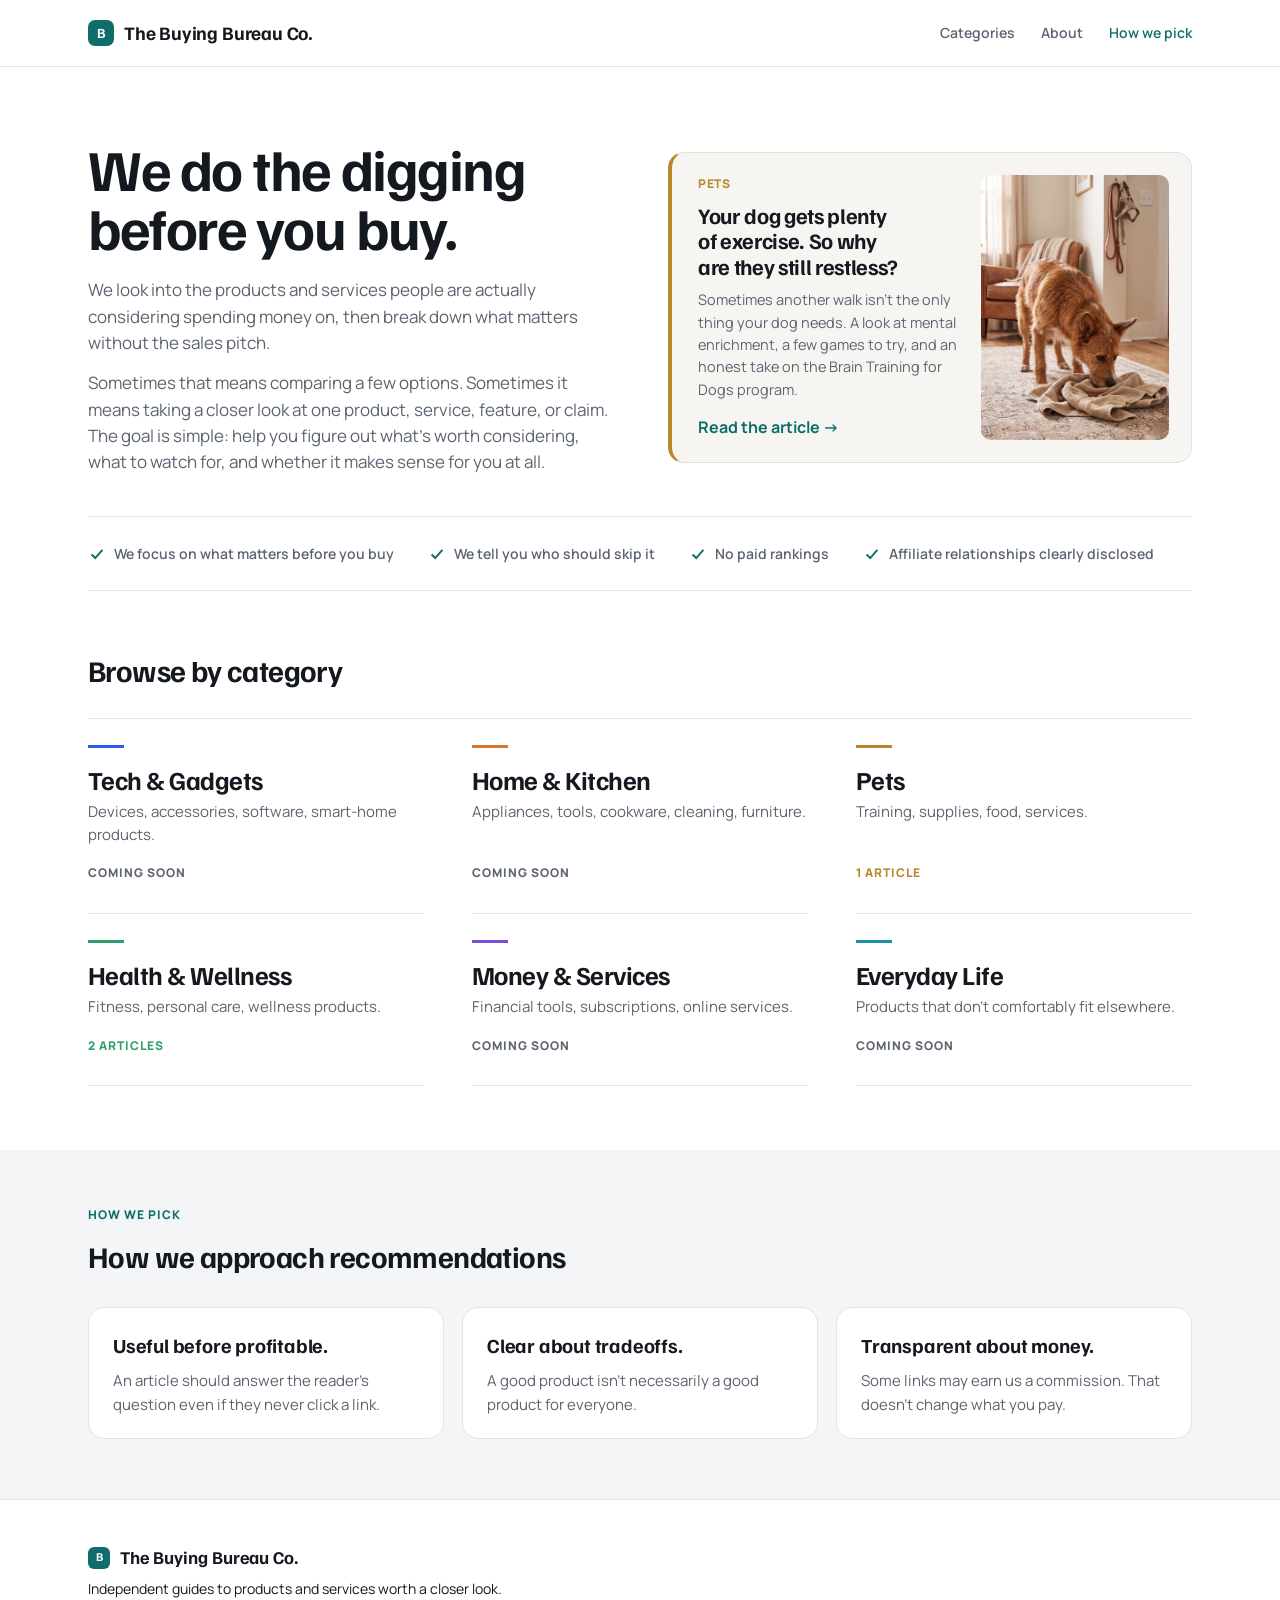
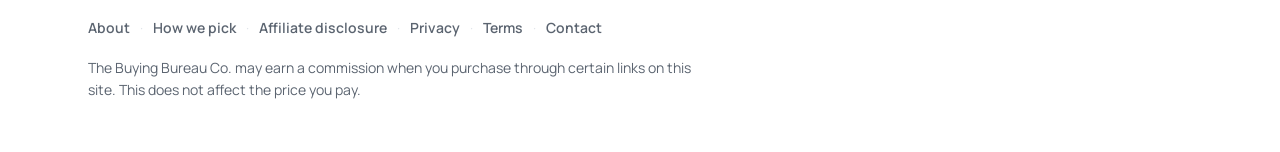
<file: index.html>
<!doctype html>
<html lang="en">
<head>
<meta charset="utf-8">
<meta name="viewport" content="width=device-width,initial-scale=1">
<title>The Buying Bureau Co. | We do the digging before you buy.</title>
<meta name="description" content="Independent guides to products and services worth a closer look. The Buying Bureau Co. breaks down what matters without the sales pitch.">
<link rel="preconnect" href="https://fonts.googleapis.com">
<link rel="stylesheet" href="https://fonts.googleapis.com/css2?family=Familjen+Grotesk:wght@500;600;700&family=Manrope:wght@400;500;600;800&display=swap">
<link rel="stylesheet" href="/assets/style.css?v=20260913a">
<meta property="og:title" content="The Buying Bureau Co. | We do the digging before you buy.">
<meta property="og:description" content="Independent guides to products and services worth a closer look. The Buying Bureau Co. breaks down what matters without the sales pitch.">
<meta property="og:image" content="https://thebuyingbureau.co/assets/img/dog-sniff-game-wide.jpg">
<meta property="og:type" content="website">
</head>
<body class="home">

<header class="site-header">
  <div class="wrap">
    <a class="logo" href="/"><i>B</i> The Buying Bureau Co.</a>
    <nav class="site-nav">
      <a href="/#categories">Categories</a>
      <a href="/about/">About</a>
      <a href="/how-we-pick/" class="cta">How we pick</a>
    </nav>
  </div>
</header>


<section class="hero">
  <div class="wrap">
    <div>
      <h1>We do the digging before you buy.</h1>
      <p class="lede">We look into the products and services people are actually considering spending money on, then break down what matters without the sales pitch.</p>
      <p class="lede">Sometimes that means comparing a few options. Sometimes it means taking a closer look at one product, service, feature, or claim. The goal is simple: help you figure out what’s worth considering, what to watch for, and whether it makes sense for you at all.</p>
    </div>
    <a class="feature t-pets" href="/pets/why-is-my-dog-still-restless/">
      <span class="text">
        <span class="dept">Pets</span>
        <h2>Your dog gets plenty of exercise. So why are they still restless?</h2>
        <p>Sometimes another walk isn’t the only thing your dog needs. A look at mental enrichment, a few games to try, and an honest take on the Brain Training for Dogs program.</p>
        <span class="more">Read the article →</span>
      </span>
      <img src="/assets/img/dog-sniff-game-portrait.jpg" alt="A scruffy tan dog nosing through a folded towel on a living-room rug, hunting for the treats hidden inside." width="966" height="1200" loading="eager" fetchpriority="high">
    </a>
  </div>
</section>

<div class="wrap">
  <div class="trust">
    <span><svg viewBox="0 0 20 20" fill="none" stroke="currentColor" stroke-width="2.2"><path d="M4 10.5l4 4 8-9"/></svg>We focus on what matters before you buy</span>
    <span><svg viewBox="0 0 20 20" fill="none" stroke="currentColor" stroke-width="2.2"><path d="M4 10.5l4 4 8-9"/></svg>We tell you who should skip it</span>
    <span><svg viewBox="0 0 20 20" fill="none" stroke="currentColor" stroke-width="2.2"><path d="M4 10.5l4 4 8-9"/></svg>No paid rankings</span>
    <span><svg viewBox="0 0 20 20" fill="none" stroke="currentColor" stroke-width="2.2"><path d="M4 10.5l4 4 8-9"/></svg>Affiliate relationships clearly disclosed</span>
  </div>
</div>

<section id="categories" class="section wrap">
  <div class="section-head">
    <h2>Browse by category</h2>
  </div>
  <div class="tiles">
    <div class="tile t-tech"><span class="rule" aria-hidden="true"></span><h3>Tech &amp; Gadgets</h3><p>Devices, accessories, software, smart-home products.</p><span class="status">Coming soon</span></div>
    <div class="tile t-home"><span class="rule" aria-hidden="true"></span><h3>Home &amp; Kitchen</h3><p>Appliances, tools, cookware, cleaning, furniture.</p><span class="status">Coming soon</span></div>
    <a class="tile t-pets" href="/pets/"><span class="rule" aria-hidden="true"></span><h3>Pets</h3><p>Training, supplies, food, services.</p><span class="status live">1 article</span></a>
    <a class="tile t-health" href="/health-wellness/"><span class="rule" aria-hidden="true"></span><h3>Health &amp; Wellness</h3><p>Fitness, personal care, wellness products.</p><span class="status live">2 articles</span></a>
    <div class="tile t-money"><span class="rule" aria-hidden="true"></span><h3>Money &amp; Services</h3><p>Financial tools, subscriptions, online services.</p><span class="status">Coming soon</span></div>
    <div class="tile t-life"><span class="rule" aria-hidden="true"></span><h3>Everyday Life</h3><p>Products that don’t comfortably fit elsewhere.</p><span class="status">Coming soon</span></div>
  </div>
</section>

<section id="how-we-pick" class="pick">
  <div class="wrap">
    <p class="eyebrow">How we pick</p>
    <h2>How we approach recommendations</h2>
    <div class="principles">
      <div class="principle"><h3>Useful before profitable.</h3><p>An article should answer the reader’s question even if they never click a link.</p></div>
      <div class="principle"><h3>Clear about tradeoffs.</h3><p>A good product isn’t necessarily a good product for everyone.</p></div>
      <div class="principle"><h3>Transparent about money.</h3><p>Some links may earn us a commission. That doesn’t change what you pay.</p></div>
    </div>
  </div>
</section>


<footer class="site-footer">
  <div class="wrap">
    <p class="brand"><i>B</i> The Buying Bureau Co.</p>
    <p class="tag">Independent guides to products and services worth a closer look.</p>
    <div class="links"><a href="/about/">About</a><a href="/how-we-pick/">How we pick</a><a href="/affiliate-disclosure/">Affiliate disclosure</a><a href="/privacy/">Privacy</a><a href="/terms/">Terms</a><a href="/contact/">Contact</a></div>
    <p class="disc">The Buying Bureau Co. may earn a commission when you purchase through certain links on this site. This does not affect the price you pay.</p>
  </div>
</footer>

</body>
</html>
</file>
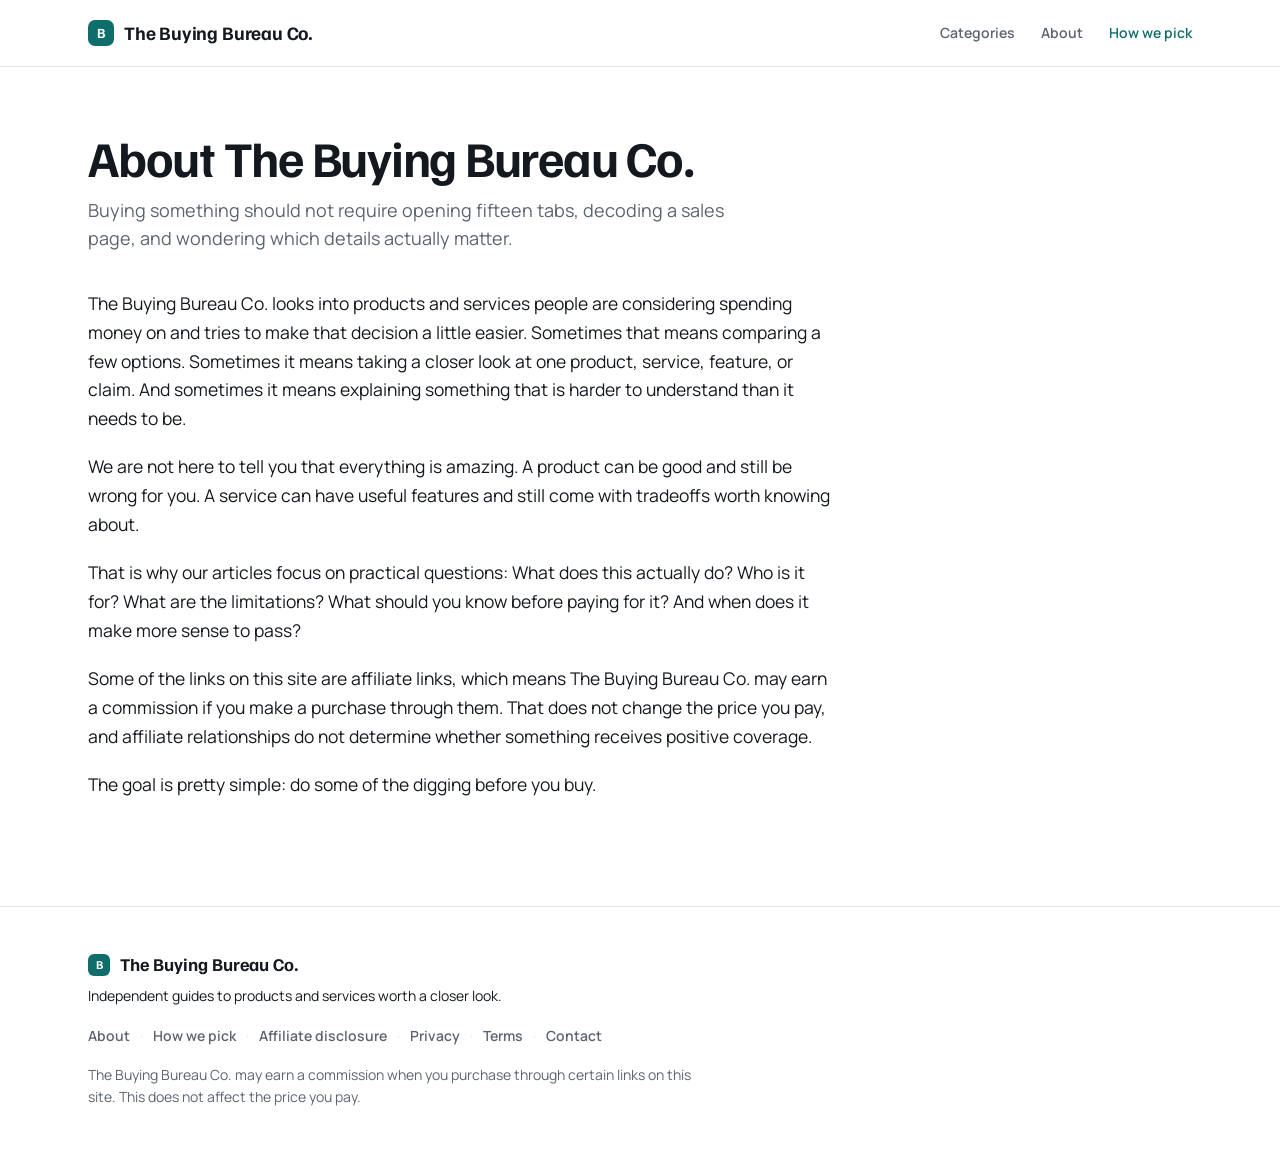
<file: about/index.html>
<!doctype html>
<html lang="en">
<head>
<meta charset="utf-8">
<meta name="viewport" content="width=device-width,initial-scale=1">
<title>About | The Buying Bureau Co.</title>
<meta name="description" content="What The Buying Bureau Co. is, what it covers, and how it makes money.">
<link rel="preconnect" href="https://fonts.googleapis.com">
<link rel="stylesheet" href="https://fonts.googleapis.com/css2?family=Familjen+Grotesk:wght@500;600;700&family=Manrope:wght@400;500;600;800&display=swap">
<link rel="stylesheet" href="/assets/style.css?v=20260913a">
<meta property="og:title" content="About | The Buying Bureau Co.">
<meta property="og:description" content="What The Buying Bureau Co. is, what it covers, and how it makes money.">
<meta property="og:image" content="https://thebuyingbureau.co/assets/img/dog-sniff-game-wide.jpg">
<meta property="og:type" content="website">
</head>
<body class="">

<header class="site-header">
  <div class="wrap">
    <a class="logo" href="/"><i>B</i> The Buying Bureau Co.</a>
    <nav class="site-nav">
      <a href="/#categories">Categories</a>
      <a href="/about/">About</a>
      <a href="/how-we-pick/" class="cta">How we pick</a>
    </nav>
  </div>
</header>


<section class="page wrap">
  <div class="page-head">
    <h1>About The Buying Bureau Co.</h1>
    <p class="dek">Buying something should not require opening fifteen tabs, decoding a sales page, and wondering which details actually matter.</p>
    
  </div>
  <div class="prose">
    
<p>The Buying Bureau Co. looks into products and services people are considering spending money on and tries to make that decision a little easier. Sometimes that means comparing a few options. Sometimes it means taking a closer look at one product, service, feature, or claim. And sometimes it means explaining something that is harder to understand than it needs to be.</p>
<p>We are not here to tell you that everything is amazing. A product can be good and still be wrong for you. A service can have useful features and still come with tradeoffs worth knowing about.</p>
<p>That is why our articles focus on practical questions: What does this actually do? Who is it for? What are the limitations? What should you know before paying for it? And when does it make more sense to pass?</p>
<p>Some of the links on this site are affiliate links, which means The Buying Bureau Co. may earn a commission if you make a purchase through them. That does not change the price you pay, and affiliate relationships do not determine whether something receives positive coverage.</p>
<p>The goal is pretty simple: do some of the digging before you buy.</p>

  </div>
</section>


<footer class="site-footer">
  <div class="wrap">
    <p class="brand"><i>B</i> The Buying Bureau Co.</p>
    <p class="tag">Independent guides to products and services worth a closer look.</p>
    <div class="links"><a href="/about/">About</a><a href="/how-we-pick/">How we pick</a><a href="/affiliate-disclosure/">Affiliate disclosure</a><a href="/privacy/">Privacy</a><a href="/terms/">Terms</a><a href="/contact/">Contact</a></div>
    <p class="disc">The Buying Bureau Co. may earn a commission when you purchase through certain links on this site. This does not affect the price you pay.</p>
  </div>
</footer>

</body>
</html>
</file>
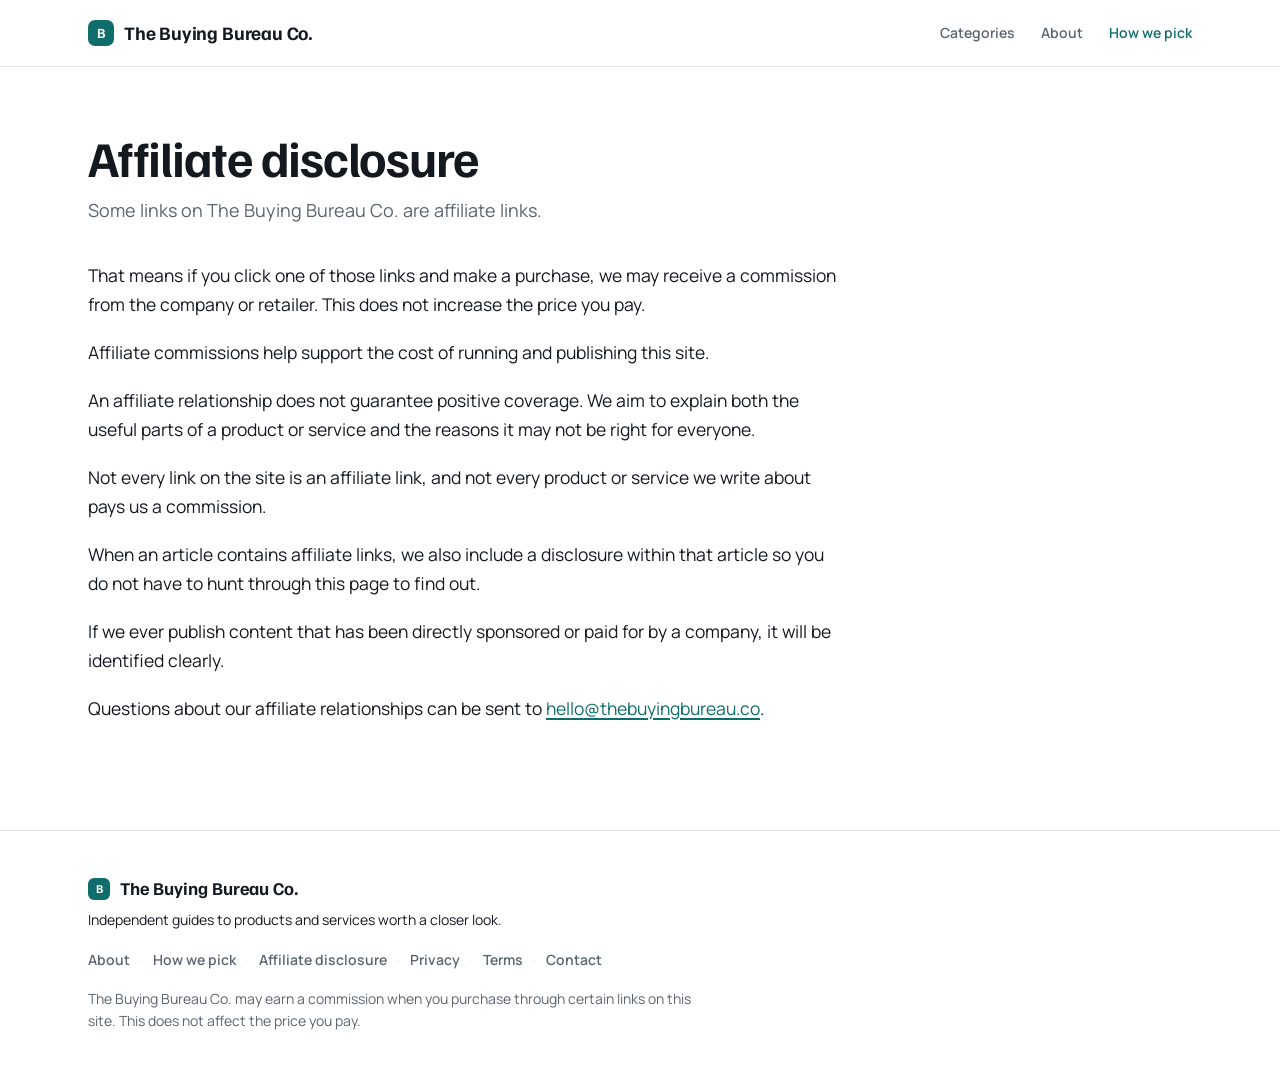
<file: affiliate-disclosure/index.html>
<!doctype html>
<html lang="en">
<head>
<meta charset="utf-8">
<meta name="viewport" content="width=device-width,initial-scale=1">
<title>Affiliate disclosure | The Buying Bureau Co.</title>
<meta name="description" content="How affiliate links work on The Buying Bureau Co. and what they do and do not affect.">
<link rel="preconnect" href="https://fonts.googleapis.com">
<link rel="stylesheet" href="https://fonts.googleapis.com/css2?family=Familjen+Grotesk:wght@500;600;700&family=Manrope:wght@400;500;600;800&display=swap">
<link rel="stylesheet" href="/assets/style.css?v=20260913a">
<meta property="og:title" content="Affiliate disclosure | The Buying Bureau Co.">
<meta property="og:description" content="How affiliate links work on The Buying Bureau Co. and what they do and do not affect.">
<meta property="og:image" content="https://thebuyingbureau.co/assets/img/dog-sniff-game-wide.jpg">
<meta property="og:type" content="website">
</head>
<body class="">

<header class="site-header">
  <div class="wrap">
    <a class="logo" href="/"><i>B</i> The Buying Bureau Co.</a>
    <nav class="site-nav">
      <a href="/#categories">Categories</a>
      <a href="/about/">About</a>
      <a href="/how-we-pick/" class="cta">How we pick</a>
    </nav>
  </div>
</header>


<section class="page wrap">
  <div class="page-head">
    <h1>Affiliate disclosure</h1>
    <p class="dek">Some links on The Buying Bureau Co. are affiliate links.</p>
    
  </div>
  <div class="prose">
    
<p>That means if you click one of those links and make a purchase, we may receive a commission from the company or retailer. This does not increase the price you pay.</p>
<p>Affiliate commissions help support the cost of running and publishing this site.</p>
<p>An affiliate relationship does not guarantee positive coverage. We aim to explain both the useful parts of a product or service and the reasons it may not be right for everyone.</p>
<p>Not every link on the site is an affiliate link, and not every product or service we write about pays us a commission.</p>
<p>When an article contains affiliate links, we also include a disclosure within that article so you do not have to hunt through this page to find out.</p>
<p>If we ever publish content that has been directly sponsored or paid for by a company, it will be identified clearly.</p>
<p>Questions about our affiliate relationships can be sent to <a href="mailto:hello@thebuyingbureau.co">hello@thebuyingbureau.co</a>.</p>

  </div>
</section>


<footer class="site-footer">
  <div class="wrap">
    <p class="brand"><i>B</i> The Buying Bureau Co.</p>
    <p class="tag">Independent guides to products and services worth a closer look.</p>
    <div class="links"><a href="/about/">About</a><a href="/how-we-pick/">How we pick</a><a href="/affiliate-disclosure/">Affiliate disclosure</a><a href="/privacy/">Privacy</a><a href="/terms/">Terms</a><a href="/contact/">Contact</a></div>
    <p class="disc">The Buying Bureau Co. may earn a commission when you purchase through certain links on this site. This does not affect the price you pay.</p>
  </div>
</footer>

</body>
</html>
</file>
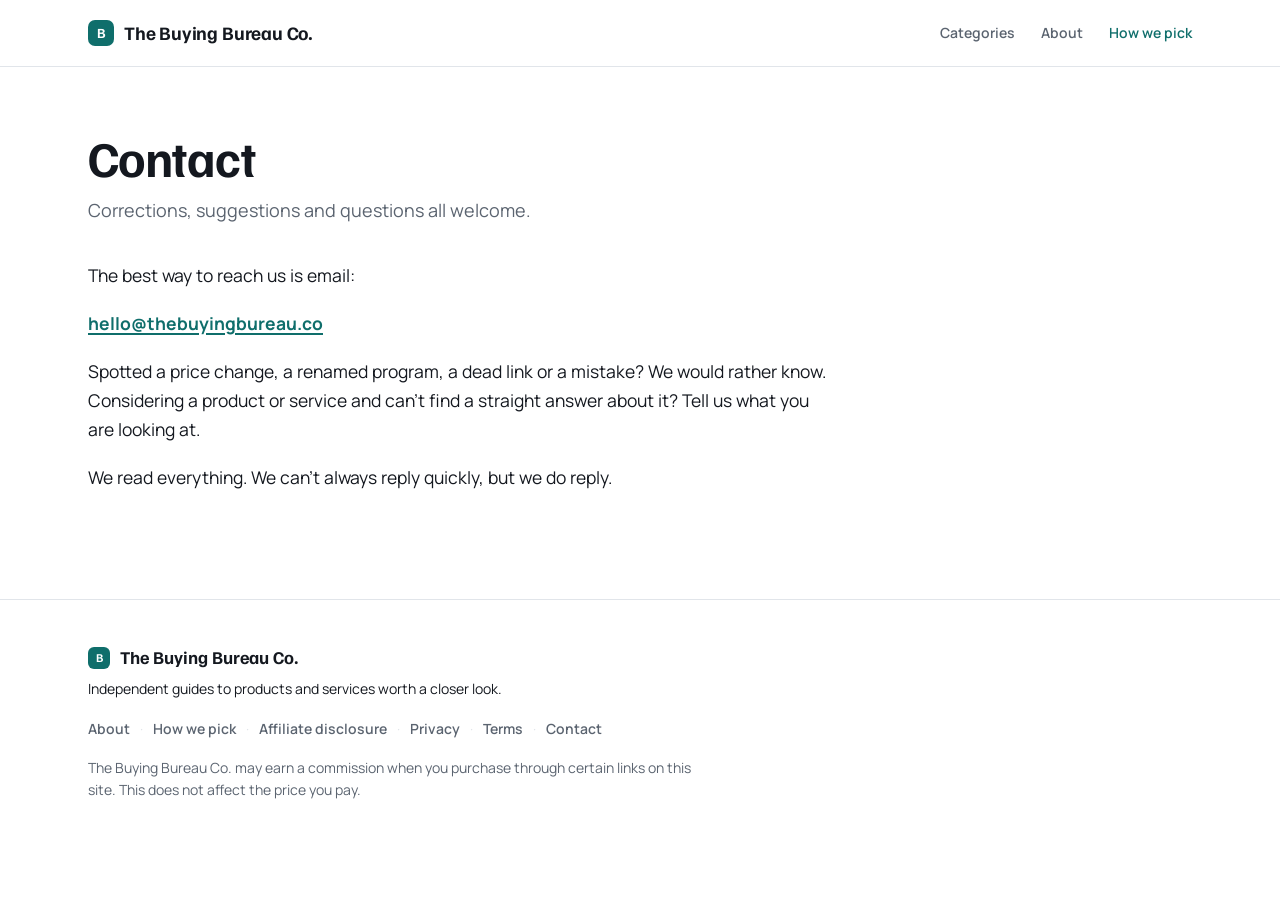
<file: contact/index.html>
<!doctype html>
<html lang="en">
<head>
<meta charset="utf-8">
<meta name="viewport" content="width=device-width,initial-scale=1">
<title>Contact | The Buying Bureau Co.</title>
<meta name="description" content="How to reach The Buying Bureau Co.">
<link rel="preconnect" href="https://fonts.googleapis.com">
<link rel="stylesheet" href="https://fonts.googleapis.com/css2?family=Familjen+Grotesk:wght@500;600;700&family=Manrope:wght@400;500;600;800&display=swap">
<link rel="stylesheet" href="/assets/style.css?v=20260913a">
<meta property="og:title" content="Contact | The Buying Bureau Co.">
<meta property="og:description" content="How to reach The Buying Bureau Co.">
<meta property="og:image" content="https://thebuyingbureau.co/assets/img/dog-sniff-game-wide.jpg">
<meta property="og:type" content="website">
</head>
<body class="">

<header class="site-header">
  <div class="wrap">
    <a class="logo" href="/"><i>B</i> The Buying Bureau Co.</a>
    <nav class="site-nav">
      <a href="/#categories">Categories</a>
      <a href="/about/">About</a>
      <a href="/how-we-pick/" class="cta">How we pick</a>
    </nav>
  </div>
</header>


<section class="page wrap">
  <div class="page-head">
    <h1>Contact</h1>
    <p class="dek">Corrections, suggestions and questions all welcome.</p>
    
  </div>
  <div class="prose">
    
<p>The best way to reach us is email:</p>
<p><strong><a href="mailto:hello@thebuyingbureau.co">hello@thebuyingbureau.co</a></strong></p>
<p>Spotted a price change, a renamed program, a dead link or a mistake? We would rather know. Considering a product or service and can’t find a straight answer about it? Tell us what you are looking at.</p>
<p>We read everything. We can’t always reply quickly, but we do reply.</p>

  </div>
</section>


<footer class="site-footer">
  <div class="wrap">
    <p class="brand"><i>B</i> The Buying Bureau Co.</p>
    <p class="tag">Independent guides to products and services worth a closer look.</p>
    <div class="links"><a href="/about/">About</a><a href="/how-we-pick/">How we pick</a><a href="/affiliate-disclosure/">Affiliate disclosure</a><a href="/privacy/">Privacy</a><a href="/terms/">Terms</a><a href="/contact/">Contact</a></div>
    <p class="disc">The Buying Bureau Co. may earn a commission when you purchase through certain links on this site. This does not affect the price you pay.</p>
  </div>
</footer>

</body>
</html>
</file>
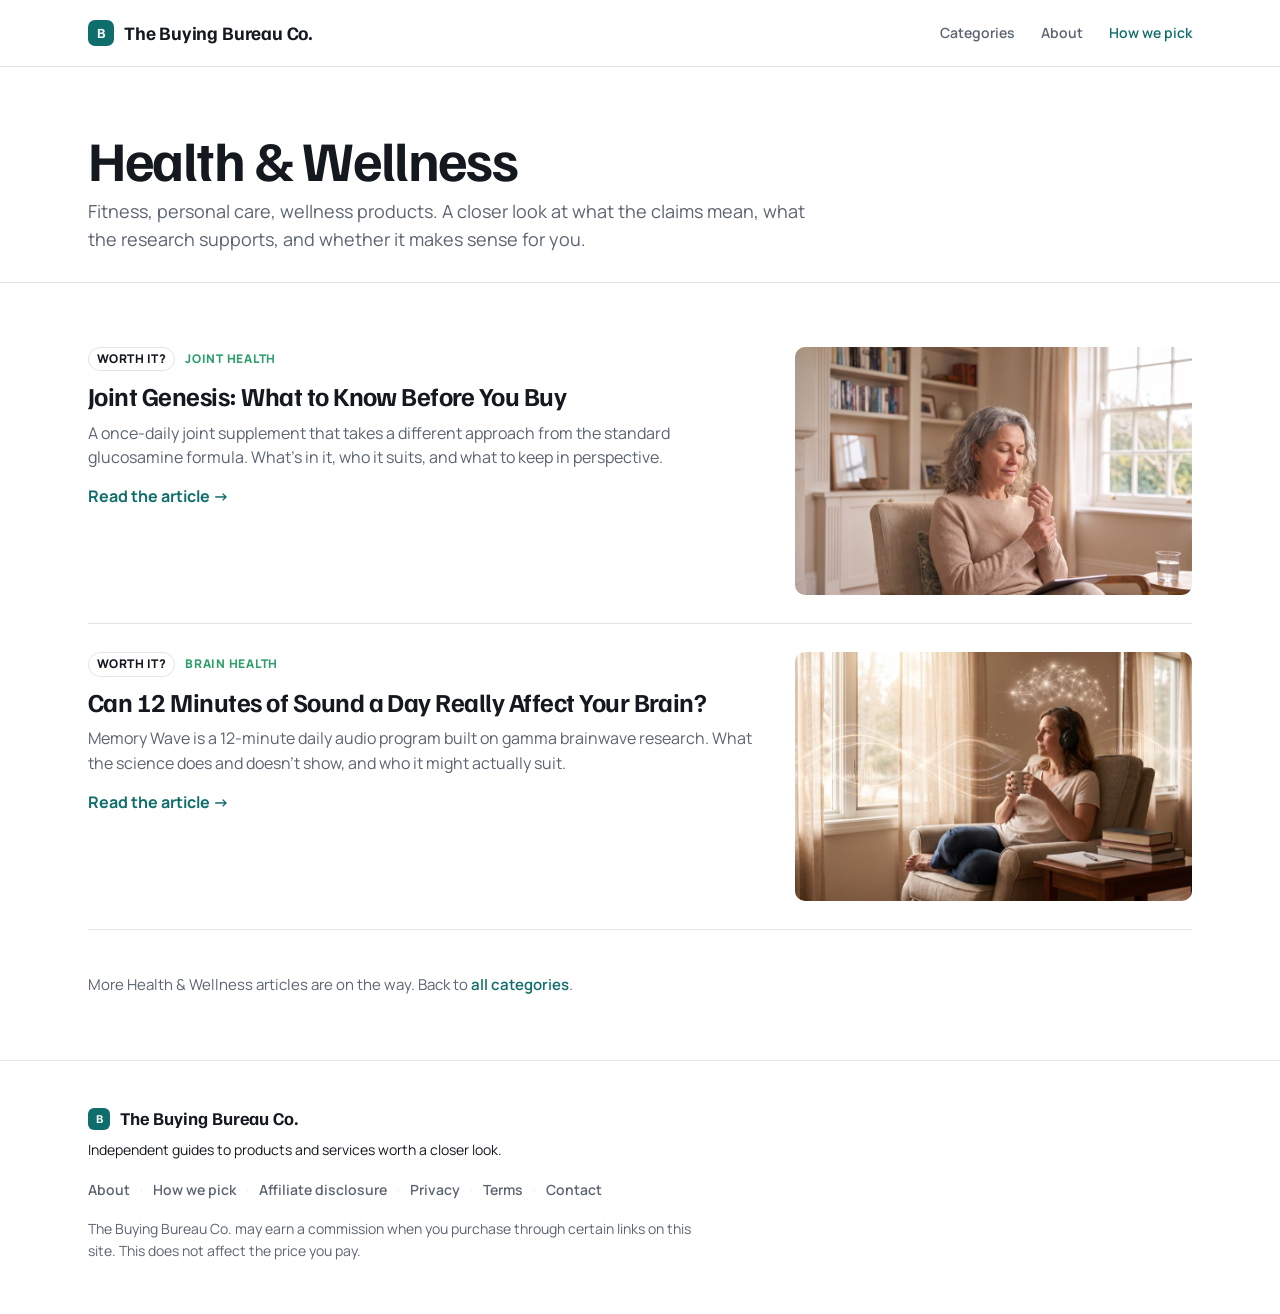
<file: health-wellness/index.html>
<!doctype html>
<html lang="en">
<head>
<meta charset="utf-8">
<meta name="viewport" content="width=device-width,initial-scale=1">
<title>Health &amp; Wellness | The Buying Bureau Co.</title>
<meta name="description" content="Health, fitness and wellness products looked at closely by The Buying Bureau Co.">
<link rel="preconnect" href="https://fonts.googleapis.com">
<link rel="stylesheet" href="https://fonts.googleapis.com/css2?family=Familjen+Grotesk:wght@500;600;700&family=Manrope:wght@400;500;600;800&display=swap">
<link rel="stylesheet" href="/assets/style.css?v=20260913a">
<meta property="og:title" content="Health &amp; Wellness | The Buying Bureau Co.">
<meta property="og:description" content="Health, fitness and wellness products looked at closely by The Buying Bureau Co.">
<meta property="og:image" content="https://thebuyingbureau.co/assets/img/dog-sniff-game-wide.jpg">
<meta property="og:type" content="website">
</head>
<body class="">

<header class="site-header">
  <div class="wrap">
    <a class="logo" href="/"><i>B</i> The Buying Bureau Co.</a>
    <nav class="site-nav">
      <a href="/#categories">Categories</a>
      <a href="/about/">About</a>
      <a href="/how-we-pick/" class="cta">How we pick</a>
    </nav>
  </div>
</header>


<section class="cat-head t-health">
  <div class="wrap">
    <span class="rule" aria-hidden="true"></span>
    <h1>Health &amp; Wellness</h1>
    <p>Fitness, personal care, wellness products. A closer look at what the claims mean, what the research supports, and whether it makes sense for you.</p>
  </div>
</section>
<section class="wrap t-health">
  <div class="cat-list">
    <a class="card" href="/health-wellness/joint-genesis-what-to-know-before-you-buy/">
      <span class="text">
        <span class="meta"><span class="kind">Worth it?</span>Joint health</span>
        <h2>Joint Genesis: What to Know Before You Buy</h2>
        <p>A once-daily joint supplement that takes a different approach from the standard glucosamine formula. What’s in it, who it suits, and what to keep in perspective.</p>
        <span class="more">Read the article →</span>
      </span>
      <img src="/assets/img/joint-genesis-card.jpg" alt="A woman with grey hair sitting in an armchair by a bright window, gently holding her wrist, with a tablet on her lap and a glass of water beside her." width="1000" height="805" loading="lazy">
    </a>
    <a class="card" href="/health-wellness/can-12-minutes-of-sound-a-day-affect-your-brain/">
      <span class="text">
        <span class="meta"><span class="kind">Worth it?</span>Brain health</span>
        <h2>Can 12 Minutes of Sound a Day Really Affect Your Brain?</h2>
        <p>Memory Wave is a 12-minute daily audio program built on gamma brainwave research. What the science does and doesn’t show, and who it might actually suit.</p>
        <span class="more">Read the article →</span>
      </span>
      <img src="/assets/img/memory-wave-card.jpg" alt="A woman relaxing in an armchair with headphones on, holding a mug, with soft light waves and a glowing network of points drawn around her head." width="1000" height="558" loading="lazy">
    </a>
  </div>
  <p class="coming">More Health &amp; Wellness articles are on the way. Back to <a href="/#categories" style="color:var(--brand);font-weight:600">all categories</a>.</p>
</section>


<footer class="site-footer">
  <div class="wrap">
    <p class="brand"><i>B</i> The Buying Bureau Co.</p>
    <p class="tag">Independent guides to products and services worth a closer look.</p>
    <div class="links"><a href="/about/">About</a><a href="/how-we-pick/">How we pick</a><a href="/affiliate-disclosure/">Affiliate disclosure</a><a href="/privacy/">Privacy</a><a href="/terms/">Terms</a><a href="/contact/">Contact</a></div>
    <p class="disc">The Buying Bureau Co. may earn a commission when you purchase through certain links on this site. This does not affect the price you pay.</p>
  </div>
</footer>

</body>
</html>
</file>
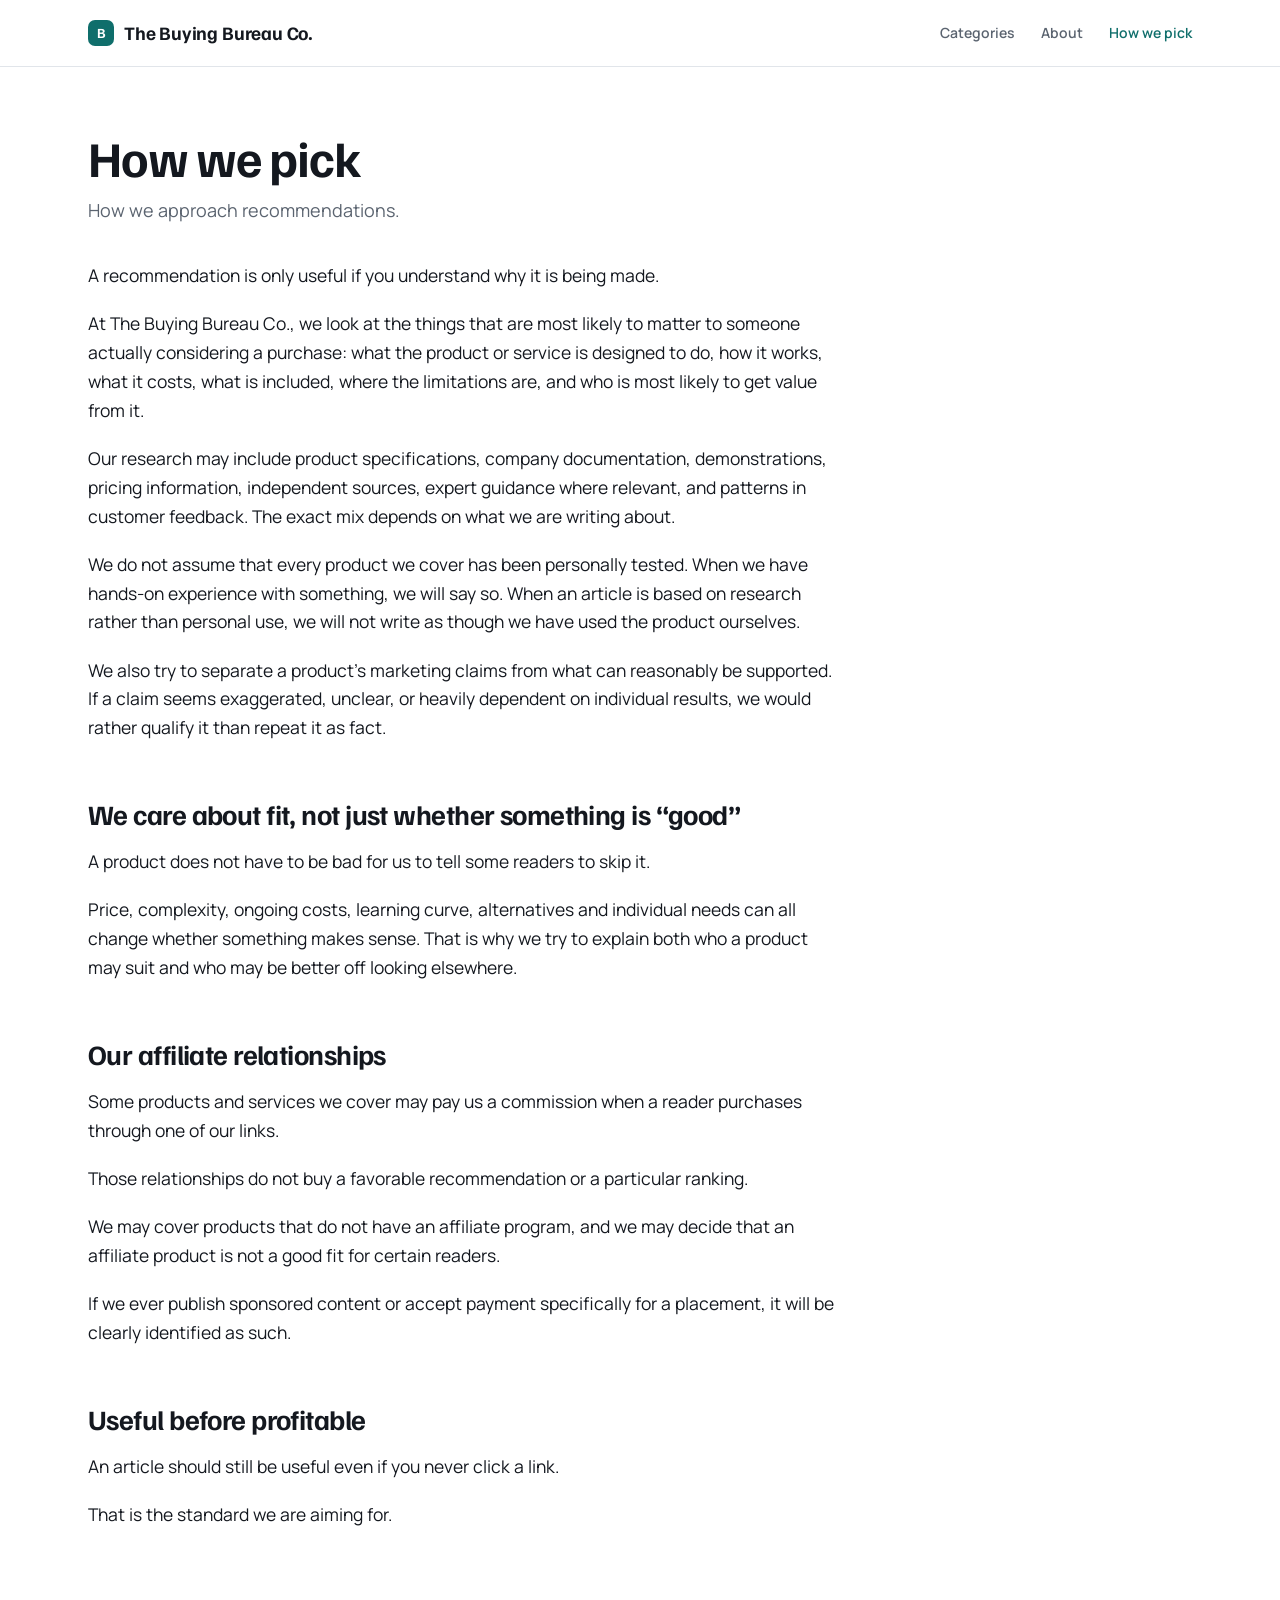
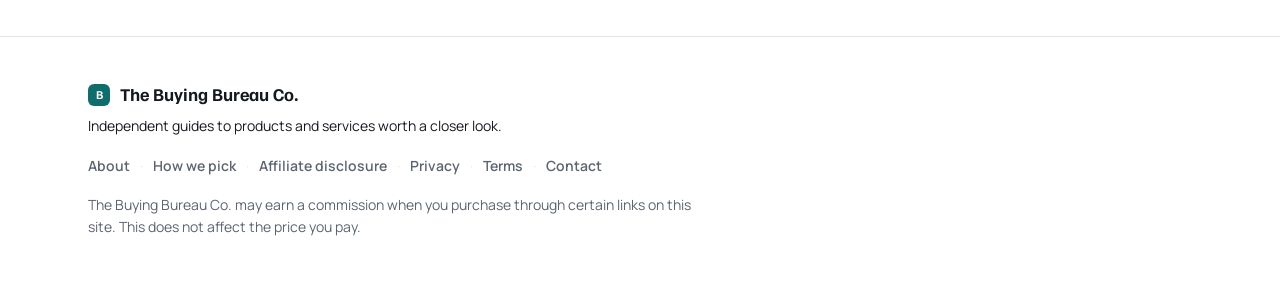
<file: how-we-pick/index.html>
<!doctype html>
<html lang="en">
<head>
<meta charset="utf-8">
<meta name="viewport" content="width=device-width,initial-scale=1">
<title>How we pick | The Buying Bureau Co.</title>
<meta name="description" content="How The Buying Bureau Co. approaches recommendations: research, fit over hype, and affiliate relationships that never buy coverage.">
<link rel="preconnect" href="https://fonts.googleapis.com">
<link rel="stylesheet" href="https://fonts.googleapis.com/css2?family=Familjen+Grotesk:wght@500;600;700&family=Manrope:wght@400;500;600;800&display=swap">
<link rel="stylesheet" href="/assets/style.css?v=20260913a">
<meta property="og:title" content="How we pick | The Buying Bureau Co.">
<meta property="og:description" content="How The Buying Bureau Co. approaches recommendations: research, fit over hype, and affiliate relationships that never buy coverage.">
<meta property="og:image" content="https://thebuyingbureau.co/assets/img/dog-sniff-game-wide.jpg">
<meta property="og:type" content="website">
</head>
<body class="">

<header class="site-header">
  <div class="wrap">
    <a class="logo" href="/"><i>B</i> The Buying Bureau Co.</a>
    <nav class="site-nav">
      <a href="/#categories">Categories</a>
      <a href="/about/">About</a>
      <a href="/how-we-pick/" class="cta">How we pick</a>
    </nav>
  </div>
</header>


<section class="page wrap">
  <div class="page-head">
    <h1>How we pick</h1>
    <p class="dek">How we approach recommendations.</p>
    
  </div>
  <div class="prose">
    
<p>A recommendation is only useful if you understand why it is being made.</p>
<p>At The Buying Bureau Co., we look at the things that are most likely to matter to someone actually considering a purchase: what the product or service is designed to do, how it works, what it costs, what is included, where the limitations are, and who is most likely to get value from it.</p>
<p>Our research may include product specifications, company documentation, demonstrations, pricing information, independent sources, expert guidance where relevant, and patterns in customer feedback. The exact mix depends on what we are writing about.</p>
<p>We do not assume that every product we cover has been personally tested. When we have hands-on experience with something, we will say so. When an article is based on research rather than personal use, we will not write as though we have used the product ourselves.</p>
<p>We also try to separate a product’s marketing claims from what can reasonably be supported. If a claim seems exaggerated, unclear, or heavily dependent on individual results, we would rather qualify it than repeat it as fact.</p>
<h2>We care about fit, not just whether something is “good”</h2>
<p>A product does not have to be bad for us to tell some readers to skip it.</p>
<p>Price, complexity, ongoing costs, learning curve, alternatives and individual needs can all change whether something makes sense. That is why we try to explain both who a product may suit and who may be better off looking elsewhere.</p>
<h2>Our affiliate relationships</h2>
<p>Some products and services we cover may pay us a commission when a reader purchases through one of our links.</p>
<p>Those relationships do not buy a favorable recommendation or a particular ranking.</p>
<p>We may cover products that do not have an affiliate program, and we may decide that an affiliate product is not a good fit for certain readers.</p>
<p>If we ever publish sponsored content or accept payment specifically for a placement, it will be clearly identified as such.</p>
<h2>Useful before profitable</h2>
<p>An article should still be useful even if you never click a link.</p>
<p>That is the standard we are aiming for.</p>

  </div>
</section>


<footer class="site-footer">
  <div class="wrap">
    <p class="brand"><i>B</i> The Buying Bureau Co.</p>
    <p class="tag">Independent guides to products and services worth a closer look.</p>
    <div class="links"><a href="/about/">About</a><a href="/how-we-pick/">How we pick</a><a href="/affiliate-disclosure/">Affiliate disclosure</a><a href="/privacy/">Privacy</a><a href="/terms/">Terms</a><a href="/contact/">Contact</a></div>
    <p class="disc">The Buying Bureau Co. may earn a commission when you purchase through certain links on this site. This does not affect the price you pay.</p>
  </div>
</footer>

</body>
</html>
</file>
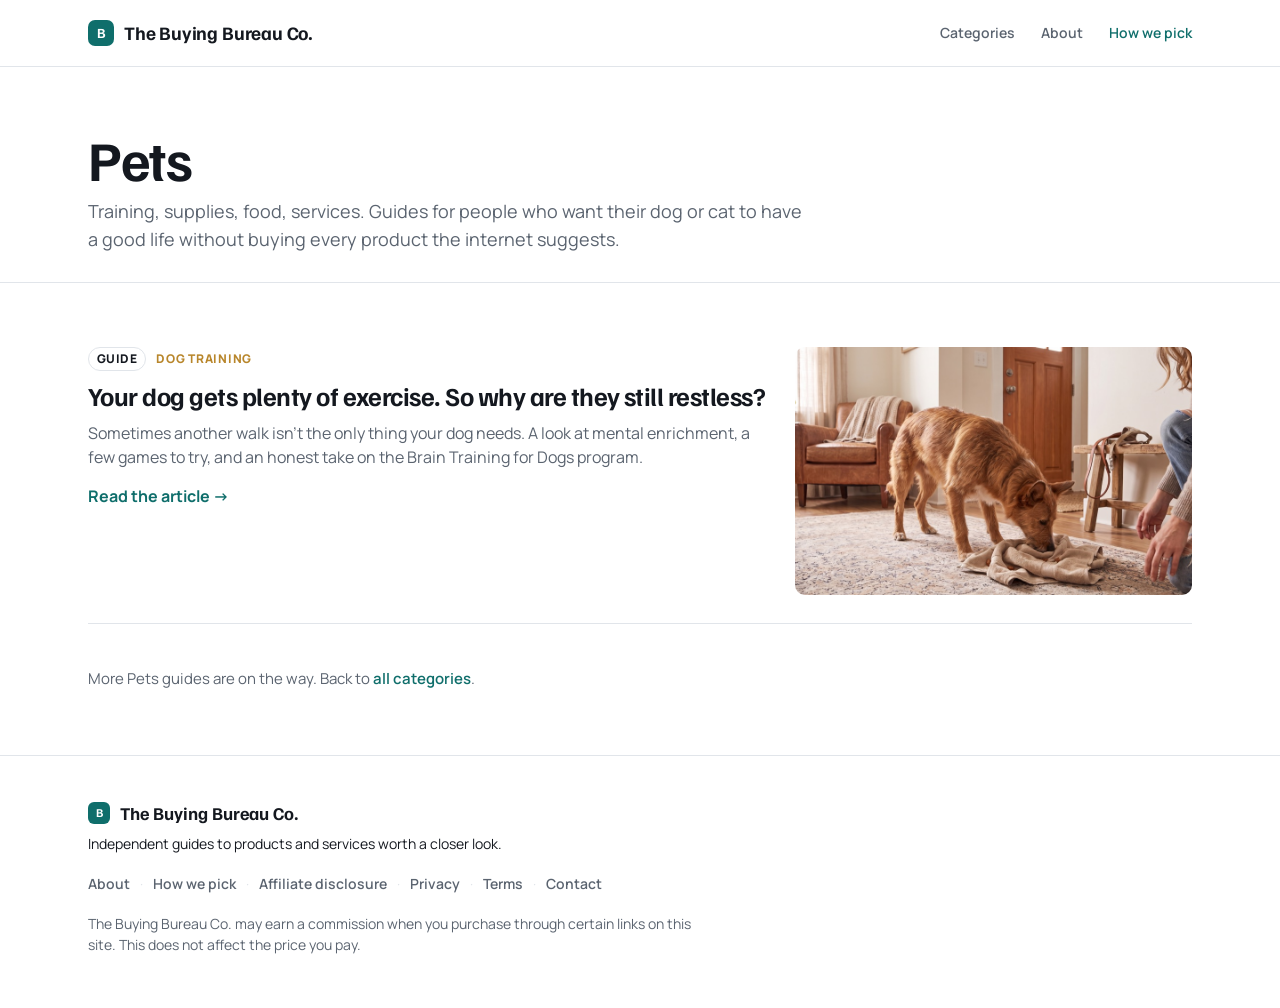
<file: pets/index.html>
<!doctype html>
<html lang="en">
<head>
<meta charset="utf-8">
<meta name="viewport" content="width=device-width,initial-scale=1">
<title>Pets | The Buying Bureau Co.</title>
<meta name="description" content="Guides to dog and cat training, supplies, food and services from The Buying Bureau Co.">
<link rel="preconnect" href="https://fonts.googleapis.com">
<link rel="stylesheet" href="https://fonts.googleapis.com/css2?family=Familjen+Grotesk:wght@500;600;700&family=Manrope:wght@400;500;600;800&display=swap">
<link rel="stylesheet" href="/assets/style.css?v=20260913a">
<meta property="og:title" content="Pets | The Buying Bureau Co.">
<meta property="og:description" content="Guides to dog and cat training, supplies, food and services from The Buying Bureau Co.">
<meta property="og:image" content="https://thebuyingbureau.co/assets/img/dog-sniff-game-wide.jpg">
<meta property="og:type" content="website">
</head>
<body class="">

<header class="site-header">
  <div class="wrap">
    <a class="logo" href="/"><i>B</i> The Buying Bureau Co.</a>
    <nav class="site-nav">
      <a href="/#categories">Categories</a>
      <a href="/about/">About</a>
      <a href="/how-we-pick/" class="cta">How we pick</a>
    </nav>
  </div>
</header>


<section class="cat-head t-pets">
  <div class="wrap">
    <span class="rule" aria-hidden="true"></span>
    <h1>Pets</h1>
    <p>Training, supplies, food, services. Guides for people who want their dog or cat to have a good life without buying every product the internet suggests.</p>
  </div>
</section>
<section class="wrap t-pets">
  <div class="cat-list">
    <a class="card" href="/pets/why-is-my-dog-still-restless/">
      <span class="text">
        <span class="meta"><span class="kind">Guide</span>Dog training</span>
        <h2>Your dog gets plenty of exercise. So why are they still restless?</h2>
        <p>Sometimes another walk isn’t the only thing your dog needs. A look at mental enrichment, a few games to try, and an honest take on the Brain Training for Dogs program.</p>
        <span class="more">Read the article →</span>
      </span>
      <img src="/assets/img/dog-sniff-game-card.jpg" alt="A scruffy tan dog searching a folded towel for hidden treats while its owner kneels beside it on the rug." width="1000" height="558" loading="lazy">
    </a>
  </div>
  <p class="coming">More Pets guides are on the way. Back to <a href="/#categories" style="color:var(--brand);font-weight:600">all categories</a>.</p>
</section>


<footer class="site-footer">
  <div class="wrap">
    <p class="brand"><i>B</i> The Buying Bureau Co.</p>
    <p class="tag">Independent guides to products and services worth a closer look.</p>
    <div class="links"><a href="/about/">About</a><a href="/how-we-pick/">How we pick</a><a href="/affiliate-disclosure/">Affiliate disclosure</a><a href="/privacy/">Privacy</a><a href="/terms/">Terms</a><a href="/contact/">Contact</a></div>
    <p class="disc">The Buying Bureau Co. may earn a commission when you purchase through certain links on this site. This does not affect the price you pay.</p>
  </div>
</footer>

</body>
</html>
</file>
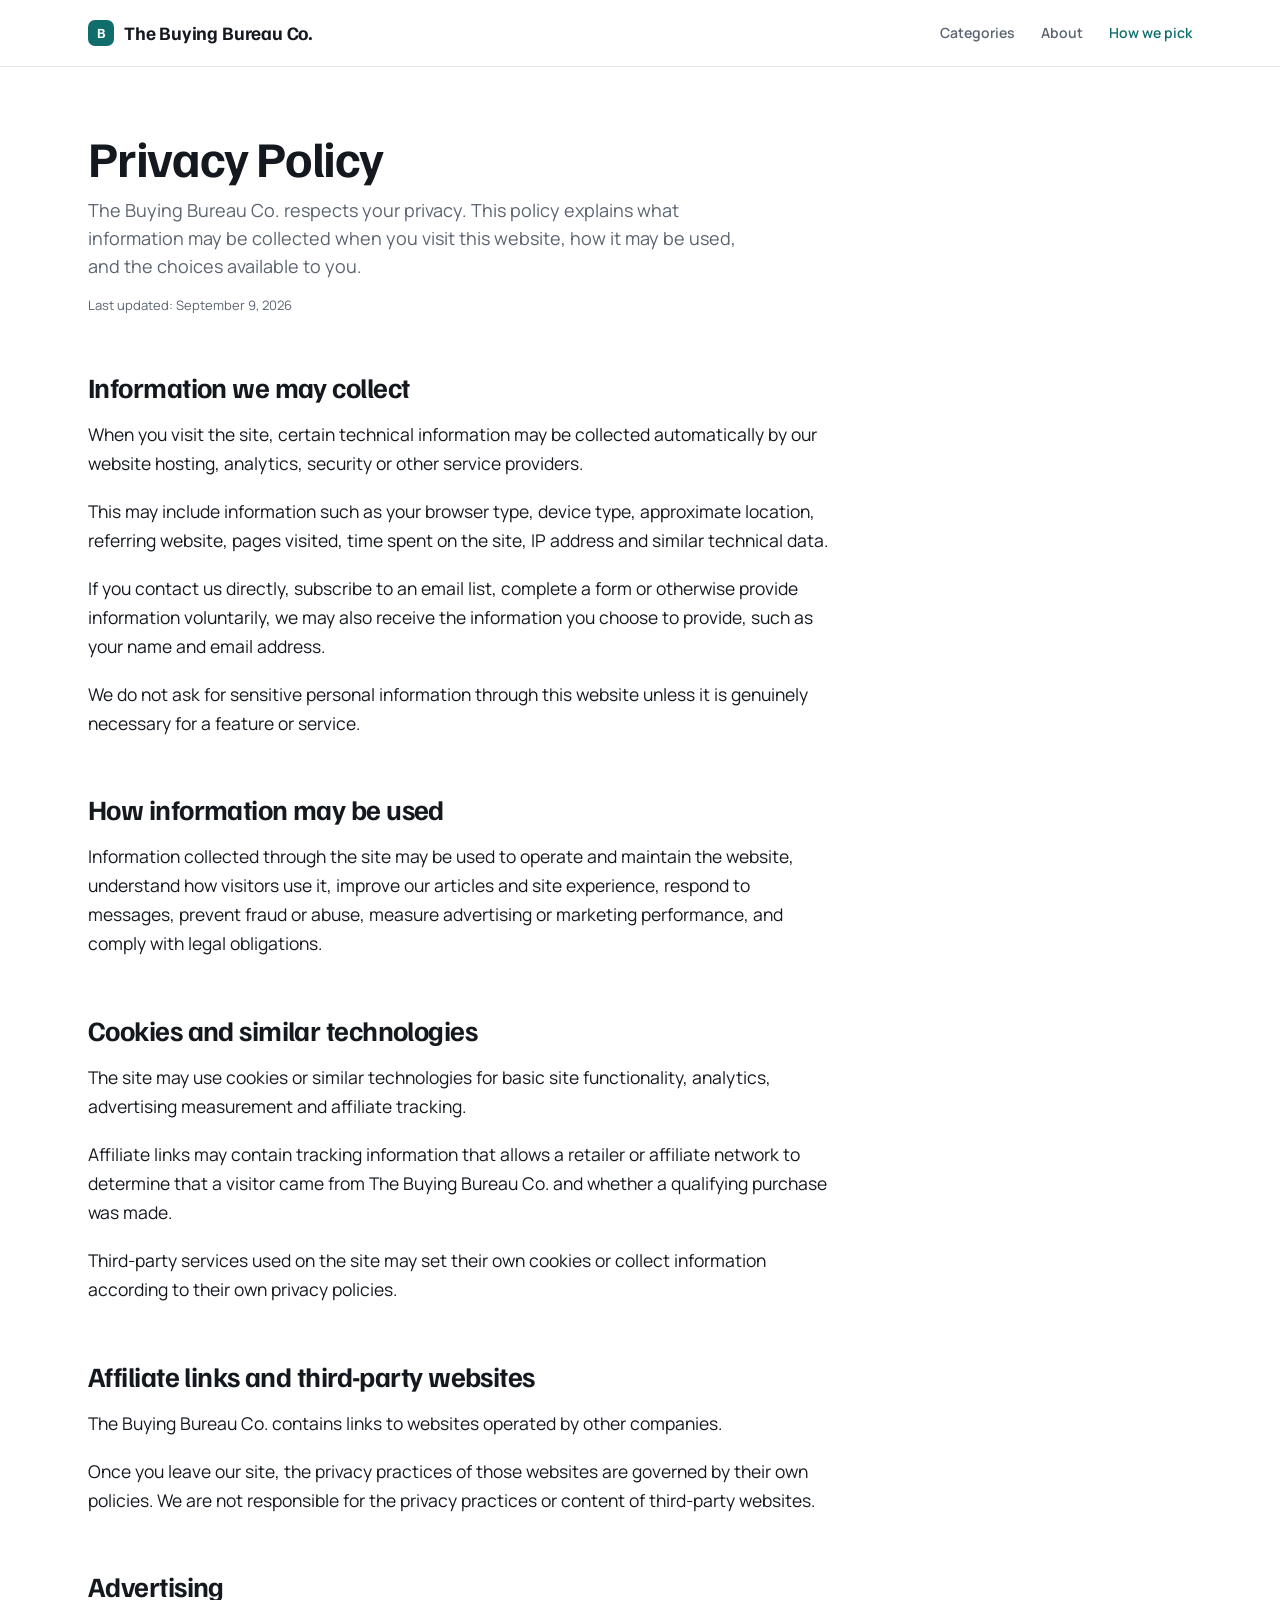
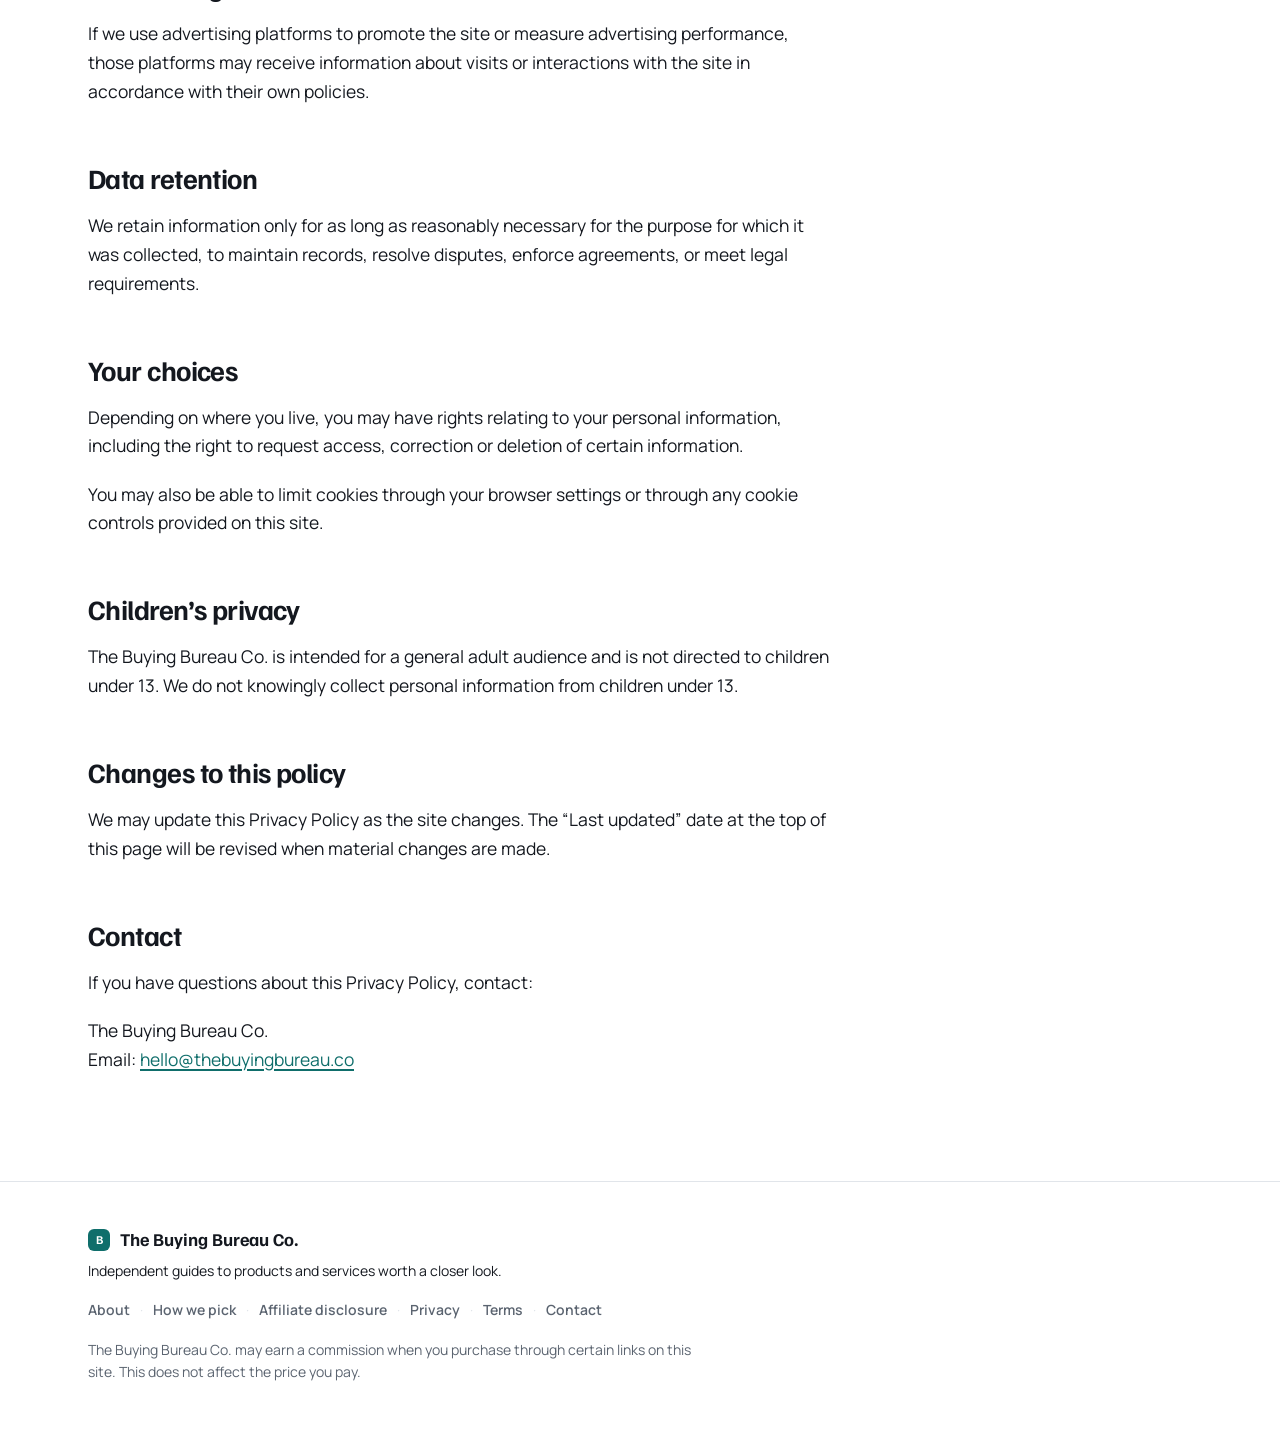
<file: privacy/index.html>
<!doctype html>
<html lang="en">
<head>
<meta charset="utf-8">
<meta name="viewport" content="width=device-width,initial-scale=1">
<title>Privacy Policy | The Buying Bureau Co.</title>
<meta name="description" content="What information The Buying Bureau Co. may collect, how it may be used, and the choices available to you.">
<link rel="preconnect" href="https://fonts.googleapis.com">
<link rel="stylesheet" href="https://fonts.googleapis.com/css2?family=Familjen+Grotesk:wght@500;600;700&family=Manrope:wght@400;500;600;800&display=swap">
<link rel="stylesheet" href="/assets/style.css?v=20260913a">
<meta property="og:title" content="Privacy Policy | The Buying Bureau Co.">
<meta property="og:description" content="What information The Buying Bureau Co. may collect, how it may be used, and the choices available to you.">
<meta property="og:image" content="https://thebuyingbureau.co/assets/img/dog-sniff-game-wide.jpg">
<meta property="og:type" content="website">
</head>
<body class="">

<header class="site-header">
  <div class="wrap">
    <a class="logo" href="/"><i>B</i> The Buying Bureau Co.</a>
    <nav class="site-nav">
      <a href="/#categories">Categories</a>
      <a href="/about/">About</a>
      <a href="/how-we-pick/" class="cta">How we pick</a>
    </nav>
  </div>
</header>


<section class="page wrap">
  <div class="page-head">
    <h1>Privacy Policy</h1>
    <p class="dek">The Buying Bureau Co. respects your privacy. This policy explains what information may be collected when you visit this website, how it may be used, and the choices available to you.</p>
    <p class="updated">Last updated: September 9, 2026</p>
  </div>
  <div class="prose">
    
<h2>Information we may collect</h2>
<p>When you visit the site, certain technical information may be collected automatically by our website hosting, analytics, security or other service providers.</p>
<p>This may include information such as your browser type, device type, approximate location, referring website, pages visited, time spent on the site, IP address and similar technical data.</p>
<p>If you contact us directly, subscribe to an email list, complete a form or otherwise provide information voluntarily, we may also receive the information you choose to provide, such as your name and email address.</p>
<p>We do not ask for sensitive personal information through this website unless it is genuinely necessary for a feature or service.</p>
<h2>How information may be used</h2>
<p>Information collected through the site may be used to operate and maintain the website, understand how visitors use it, improve our articles and site experience, respond to messages, prevent fraud or abuse, measure advertising or marketing performance, and comply with legal obligations.</p>
<h2>Cookies and similar technologies</h2>
<p>The site may use cookies or similar technologies for basic site functionality, analytics, advertising measurement and affiliate tracking.</p>
<p>Affiliate links may contain tracking information that allows a retailer or affiliate network to determine that a visitor came from The Buying Bureau Co. and whether a qualifying purchase was made.</p>
<p>Third-party services used on the site may set their own cookies or collect information according to their own privacy policies.</p>
<!-- TODO: If you later install Google Analytics, Meta Pixel, TikTok Pixel, Microsoft Clarity, an email platform, or another tracking service, list those services here. -->
<h2>Affiliate links and third-party websites</h2>
<p>The Buying Bureau Co. contains links to websites operated by other companies.</p>
<p>Once you leave our site, the privacy practices of those websites are governed by their own policies. We are not responsible for the privacy practices or content of third-party websites.</p>
<h2>Advertising</h2>
<p>If we use advertising platforms to promote the site or measure advertising performance, those platforms may receive information about visits or interactions with the site in accordance with their own policies.</p>
<!-- TODO: Add the specific advertising platforms you actually use. -->
<h2>Data retention</h2>
<p>We retain information only for as long as reasonably necessary for the purpose for which it was collected, to maintain records, resolve disputes, enforce agreements, or meet legal requirements.</p>
<h2>Your choices</h2>
<p>Depending on where you live, you may have rights relating to your personal information, including the right to request access, correction or deletion of certain information.</p>
<p>You may also be able to limit cookies through your browser settings or through any cookie controls provided on this site.</p>
<h2>Children’s privacy</h2>
<p>The Buying Bureau Co. is intended for a general adult audience and is not directed to children under 13. We do not knowingly collect personal information from children under 13.</p>
<h2>Changes to this policy</h2>
<p>We may update this Privacy Policy as the site changes. The “Last updated” date at the top of this page will be revised when material changes are made.</p>
<h2>Contact</h2>
<p>If you have questions about this Privacy Policy, contact:</p>
<p>The Buying Bureau Co.<br>Email: <a href="mailto:hello@thebuyingbureau.co">hello@thebuyingbureau.co</a></p>

  </div>
</section>


<footer class="site-footer">
  <div class="wrap">
    <p class="brand"><i>B</i> The Buying Bureau Co.</p>
    <p class="tag">Independent guides to products and services worth a closer look.</p>
    <div class="links"><a href="/about/">About</a><a href="/how-we-pick/">How we pick</a><a href="/affiliate-disclosure/">Affiliate disclosure</a><a href="/privacy/">Privacy</a><a href="/terms/">Terms</a><a href="/contact/">Contact</a></div>
    <p class="disc">The Buying Bureau Co. may earn a commission when you purchase through certain links on this site. This does not affect the price you pay.</p>
  </div>
</footer>

</body>
</html>
</file>
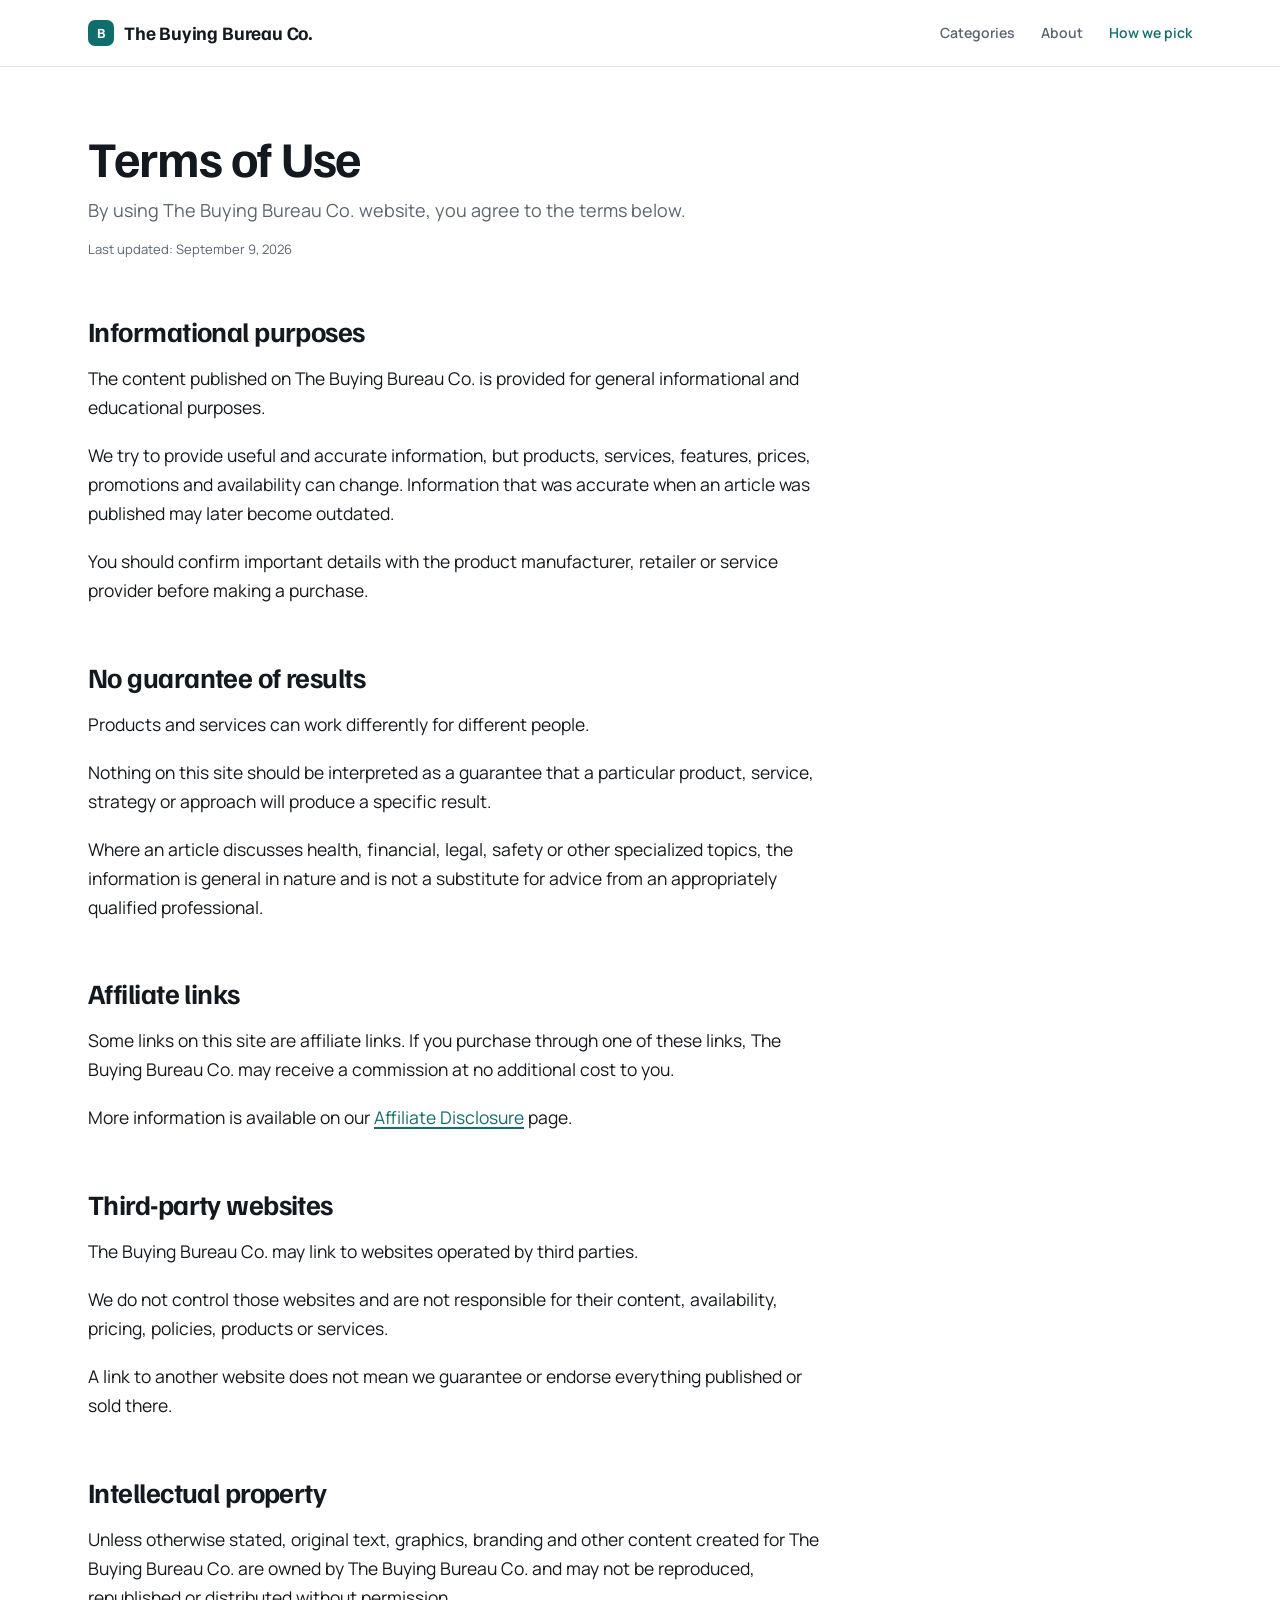
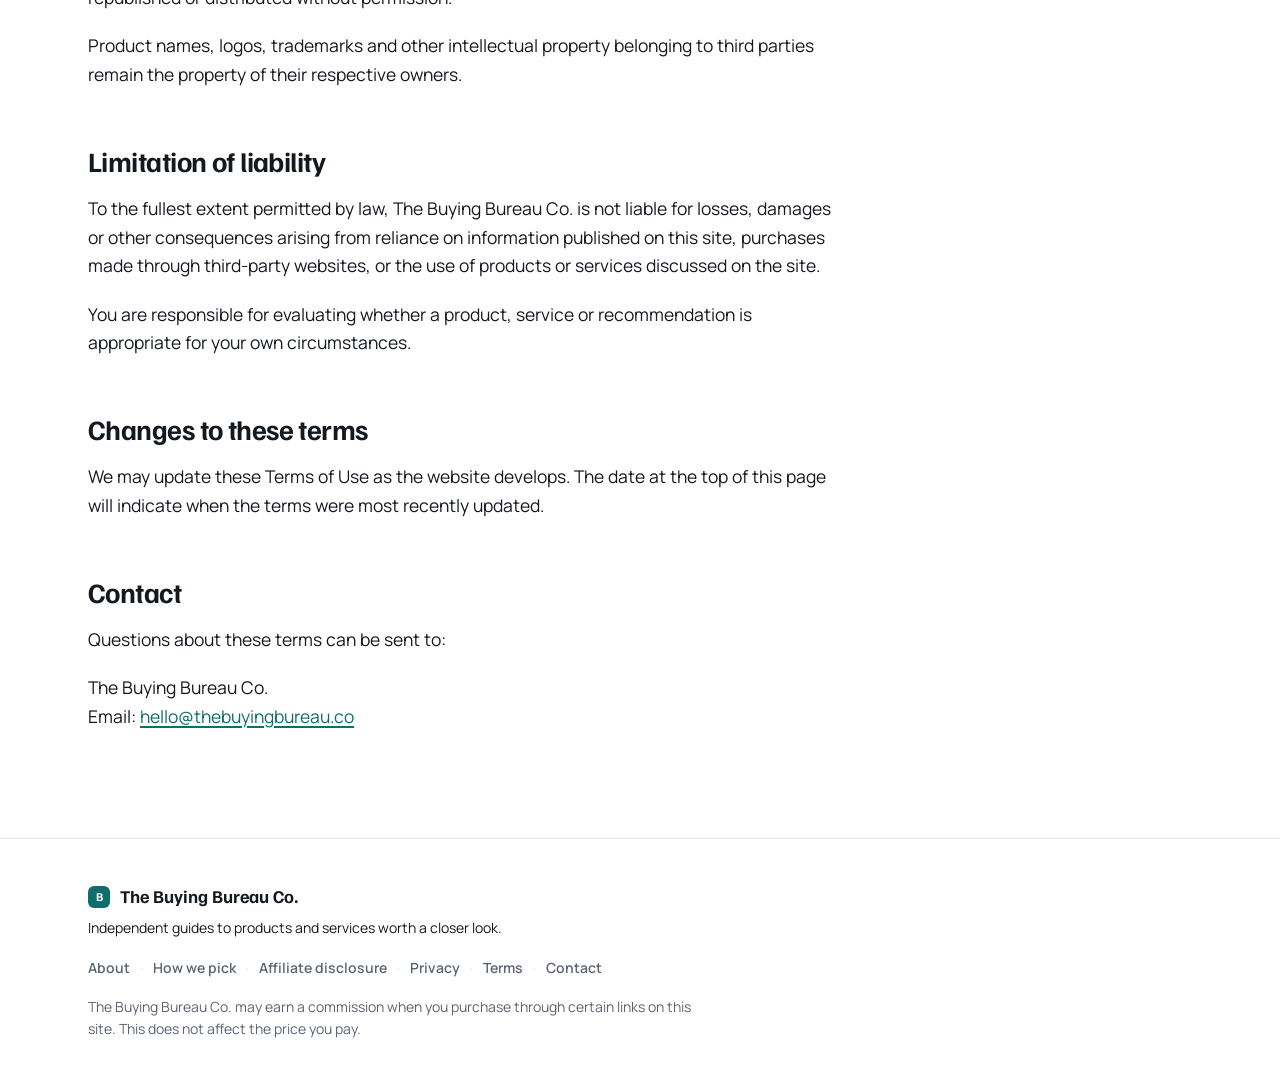
<file: terms/index.html>
<!doctype html>
<html lang="en">
<head>
<meta charset="utf-8">
<meta name="viewport" content="width=device-width,initial-scale=1">
<title>Terms of Use | The Buying Bureau Co.</title>
<meta name="description" content="Terms of use for thebuyingbureau.co.">
<link rel="preconnect" href="https://fonts.googleapis.com">
<link rel="stylesheet" href="https://fonts.googleapis.com/css2?family=Familjen+Grotesk:wght@500;600;700&family=Manrope:wght@400;500;600;800&display=swap">
<link rel="stylesheet" href="/assets/style.css?v=20260913a">
<meta property="og:title" content="Terms of Use | The Buying Bureau Co.">
<meta property="og:description" content="Terms of use for thebuyingbureau.co.">
<meta property="og:image" content="https://thebuyingbureau.co/assets/img/dog-sniff-game-wide.jpg">
<meta property="og:type" content="website">
</head>
<body class="">

<header class="site-header">
  <div class="wrap">
    <a class="logo" href="/"><i>B</i> The Buying Bureau Co.</a>
    <nav class="site-nav">
      <a href="/#categories">Categories</a>
      <a href="/about/">About</a>
      <a href="/how-we-pick/" class="cta">How we pick</a>
    </nav>
  </div>
</header>


<section class="page wrap">
  <div class="page-head">
    <h1>Terms of Use</h1>
    <p class="dek">By using The Buying Bureau Co. website, you agree to the terms below.</p>
    <p class="updated">Last updated: September 9, 2026</p>
  </div>
  <div class="prose">
    
<h2>Informational purposes</h2>
<p>The content published on The Buying Bureau Co. is provided for general informational and educational purposes.</p>
<p>We try to provide useful and accurate information, but products, services, features, prices, promotions and availability can change. Information that was accurate when an article was published may later become outdated.</p>
<p>You should confirm important details with the product manufacturer, retailer or service provider before making a purchase.</p>
<h2>No guarantee of results</h2>
<p>Products and services can work differently for different people.</p>
<p>Nothing on this site should be interpreted as a guarantee that a particular product, service, strategy or approach will produce a specific result.</p>
<p>Where an article discusses health, financial, legal, safety or other specialized topics, the information is general in nature and is not a substitute for advice from an appropriately qualified professional.</p>
<h2>Affiliate links</h2>
<p>Some links on this site are affiliate links. If you purchase through one of these links, The Buying Bureau Co. may receive a commission at no additional cost to you.</p>
<p>More information is available on our <a href="/affiliate-disclosure/">Affiliate Disclosure</a> page.</p>
<h2>Third-party websites</h2>
<p>The Buying Bureau Co. may link to websites operated by third parties.</p>
<p>We do not control those websites and are not responsible for their content, availability, pricing, policies, products or services.</p>
<p>A link to another website does not mean we guarantee or endorse everything published or sold there.</p>
<h2>Intellectual property</h2>
<p>Unless otherwise stated, original text, graphics, branding and other content created for The Buying Bureau Co. are owned by The Buying Bureau Co. and may not be reproduced, republished or distributed without permission.</p>
<p>Product names, logos, trademarks and other intellectual property belonging to third parties remain the property of their respective owners.</p>
<h2>Limitation of liability</h2>
<p>To the fullest extent permitted by law, The Buying Bureau Co. is not liable for losses, damages or other consequences arising from reliance on information published on this site, purchases made through third-party websites, or the use of products or services discussed on the site.</p>
<p>You are responsible for evaluating whether a product, service or recommendation is appropriate for your own circumstances.</p>
<h2>Changes to these terms</h2>
<p>We may update these Terms of Use as the website develops. The date at the top of this page will indicate when the terms were most recently updated.</p>
<h2>Contact</h2>
<p>Questions about these terms can be sent to:</p>
<p>The Buying Bureau Co.<br>Email: <a href="mailto:hello@thebuyingbureau.co">hello@thebuyingbureau.co</a></p>

  </div>
</section>


<footer class="site-footer">
  <div class="wrap">
    <p class="brand"><i>B</i> The Buying Bureau Co.</p>
    <p class="tag">Independent guides to products and services worth a closer look.</p>
    <div class="links"><a href="/about/">About</a><a href="/how-we-pick/">How we pick</a><a href="/affiliate-disclosure/">Affiliate disclosure</a><a href="/privacy/">Privacy</a><a href="/terms/">Terms</a><a href="/contact/">Contact</a></div>
    <p class="disc">The Buying Bureau Co. may earn a commission when you purchase through certain links on this site. This does not affect the price you pay.</p>
  </div>
</footer>

</body>
</html>
</file>
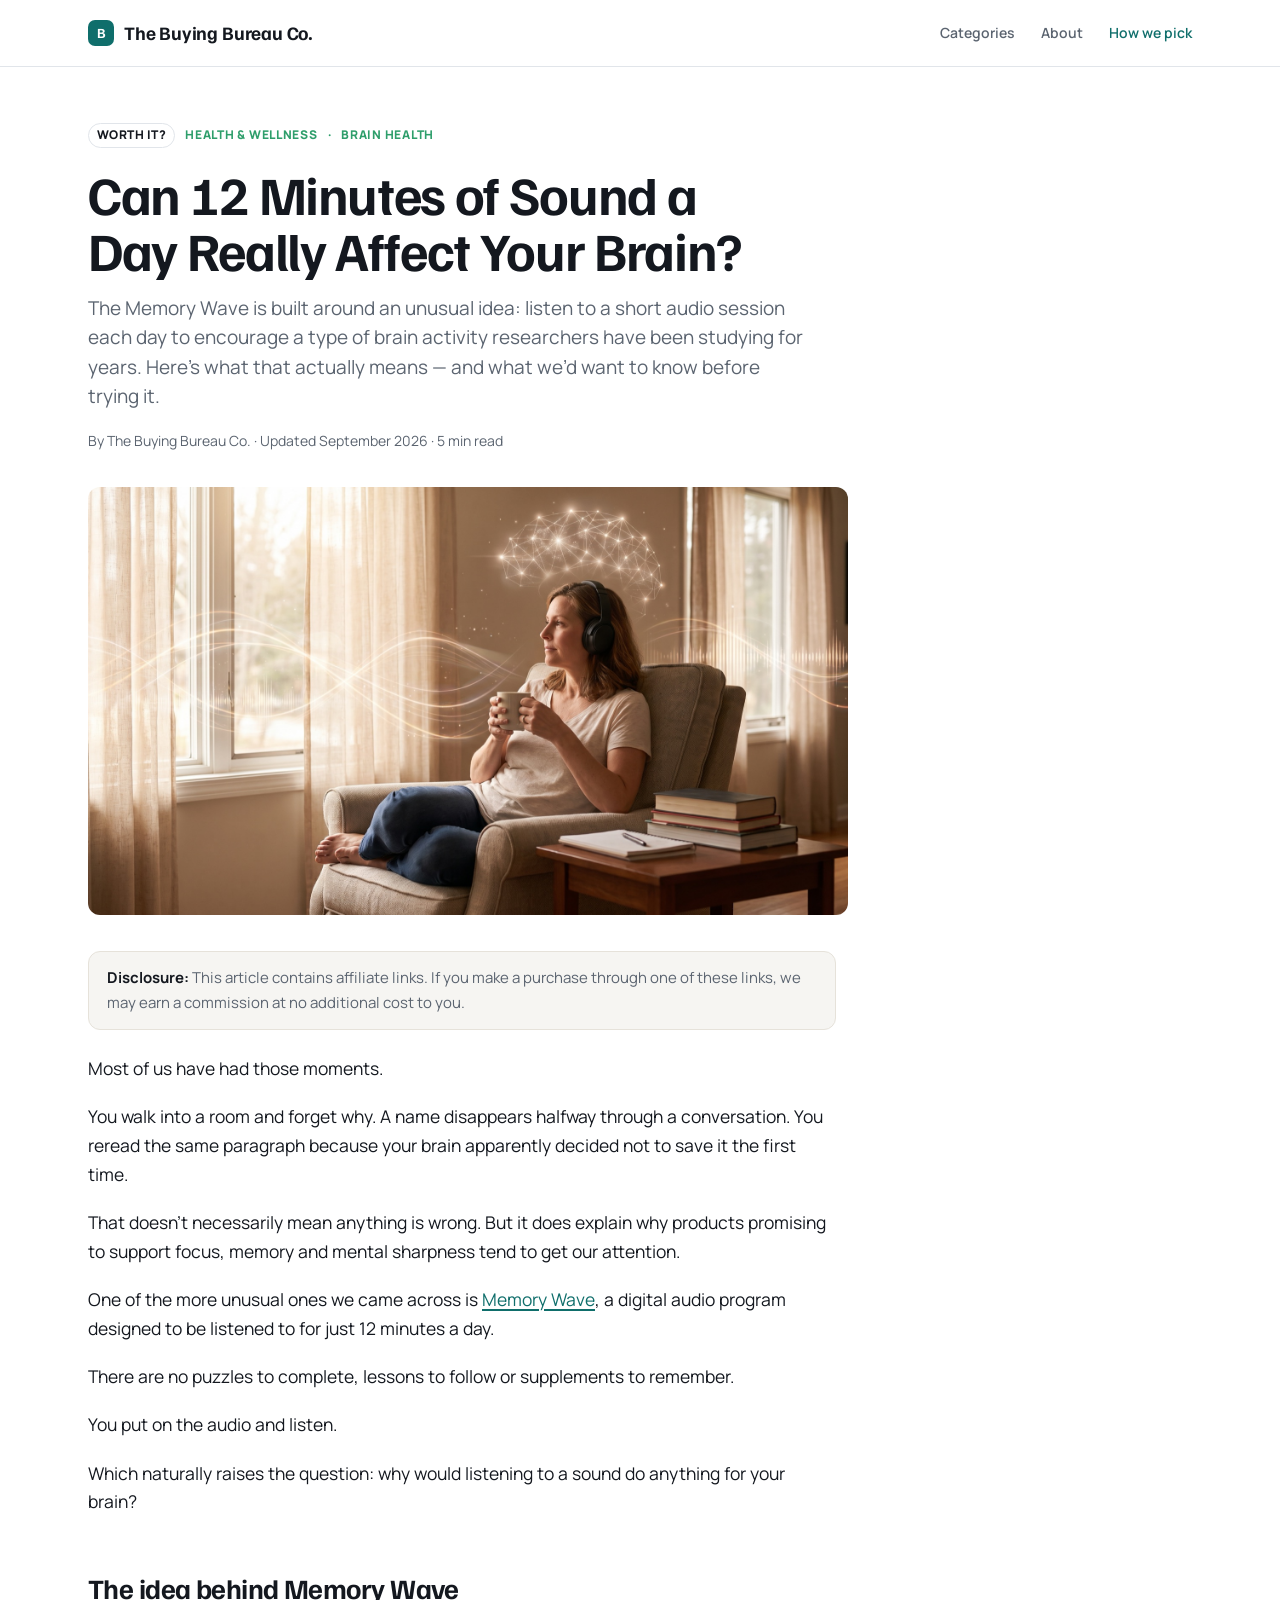
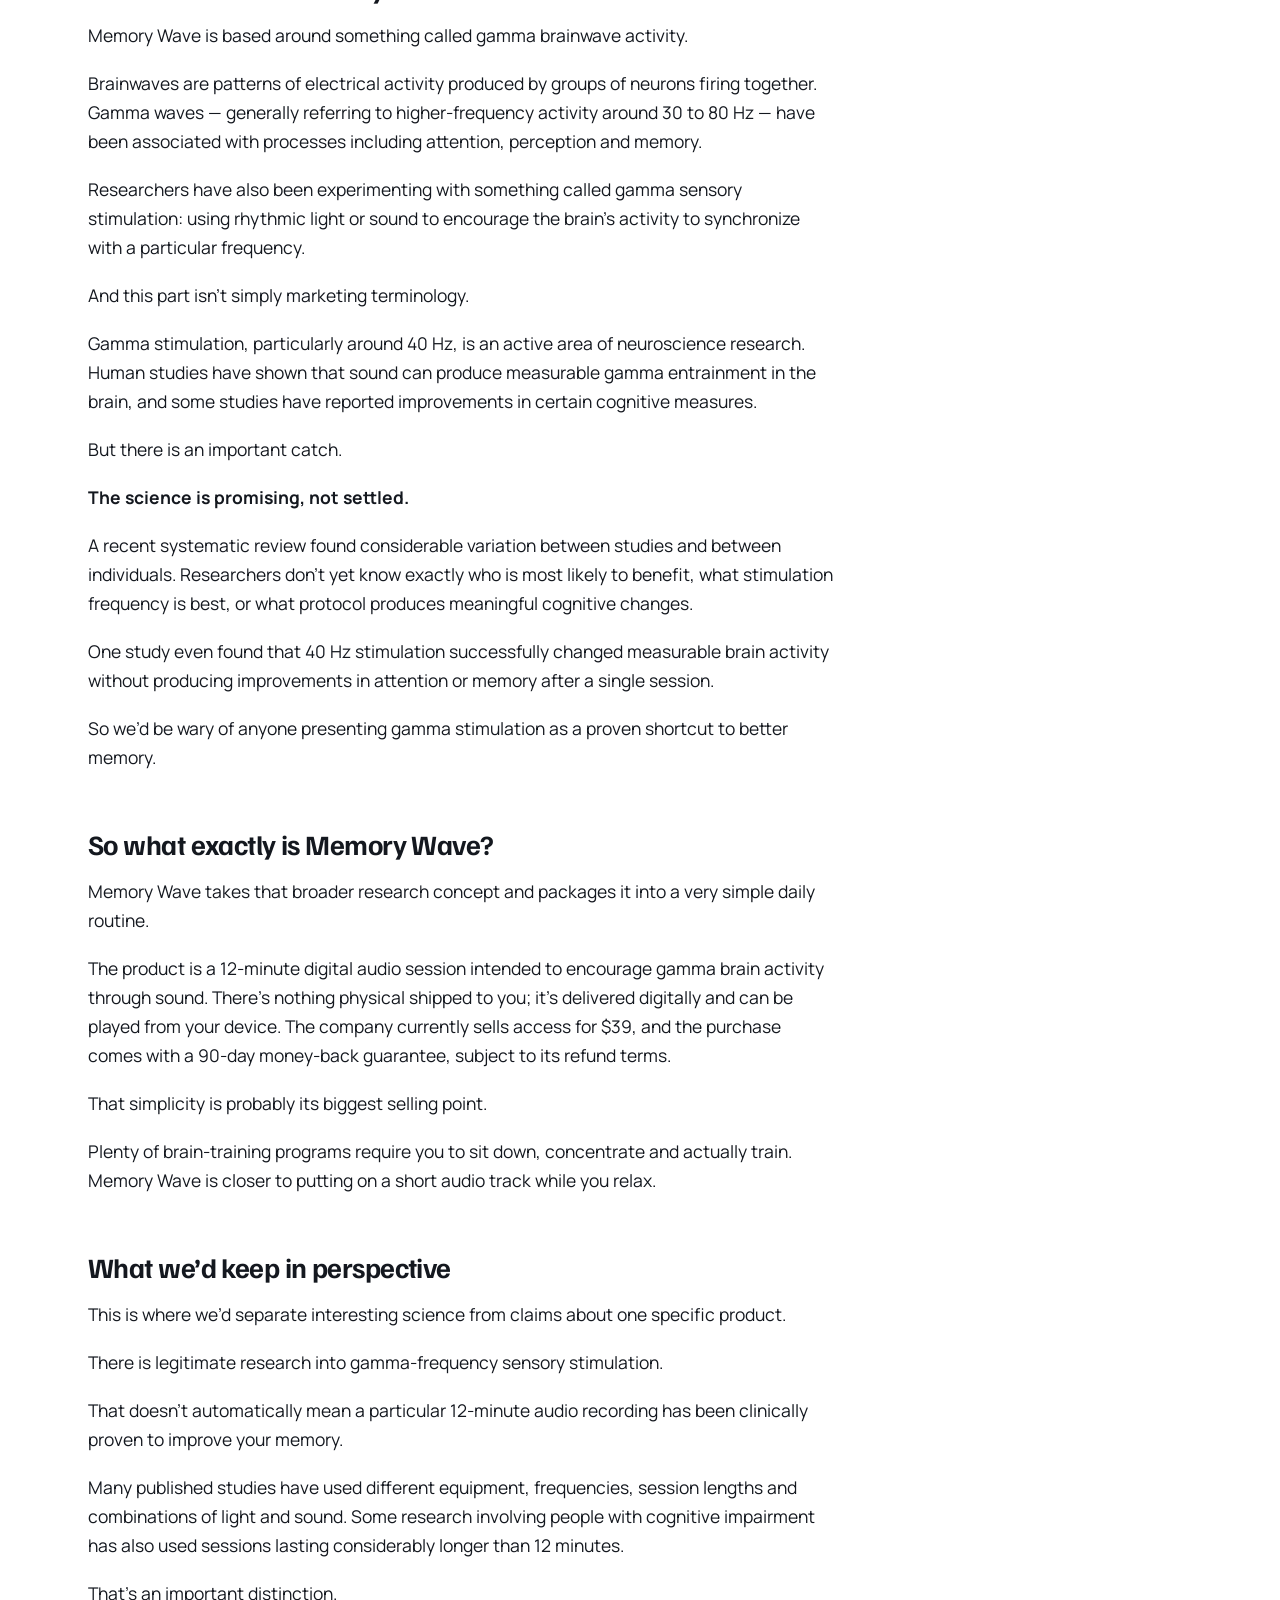
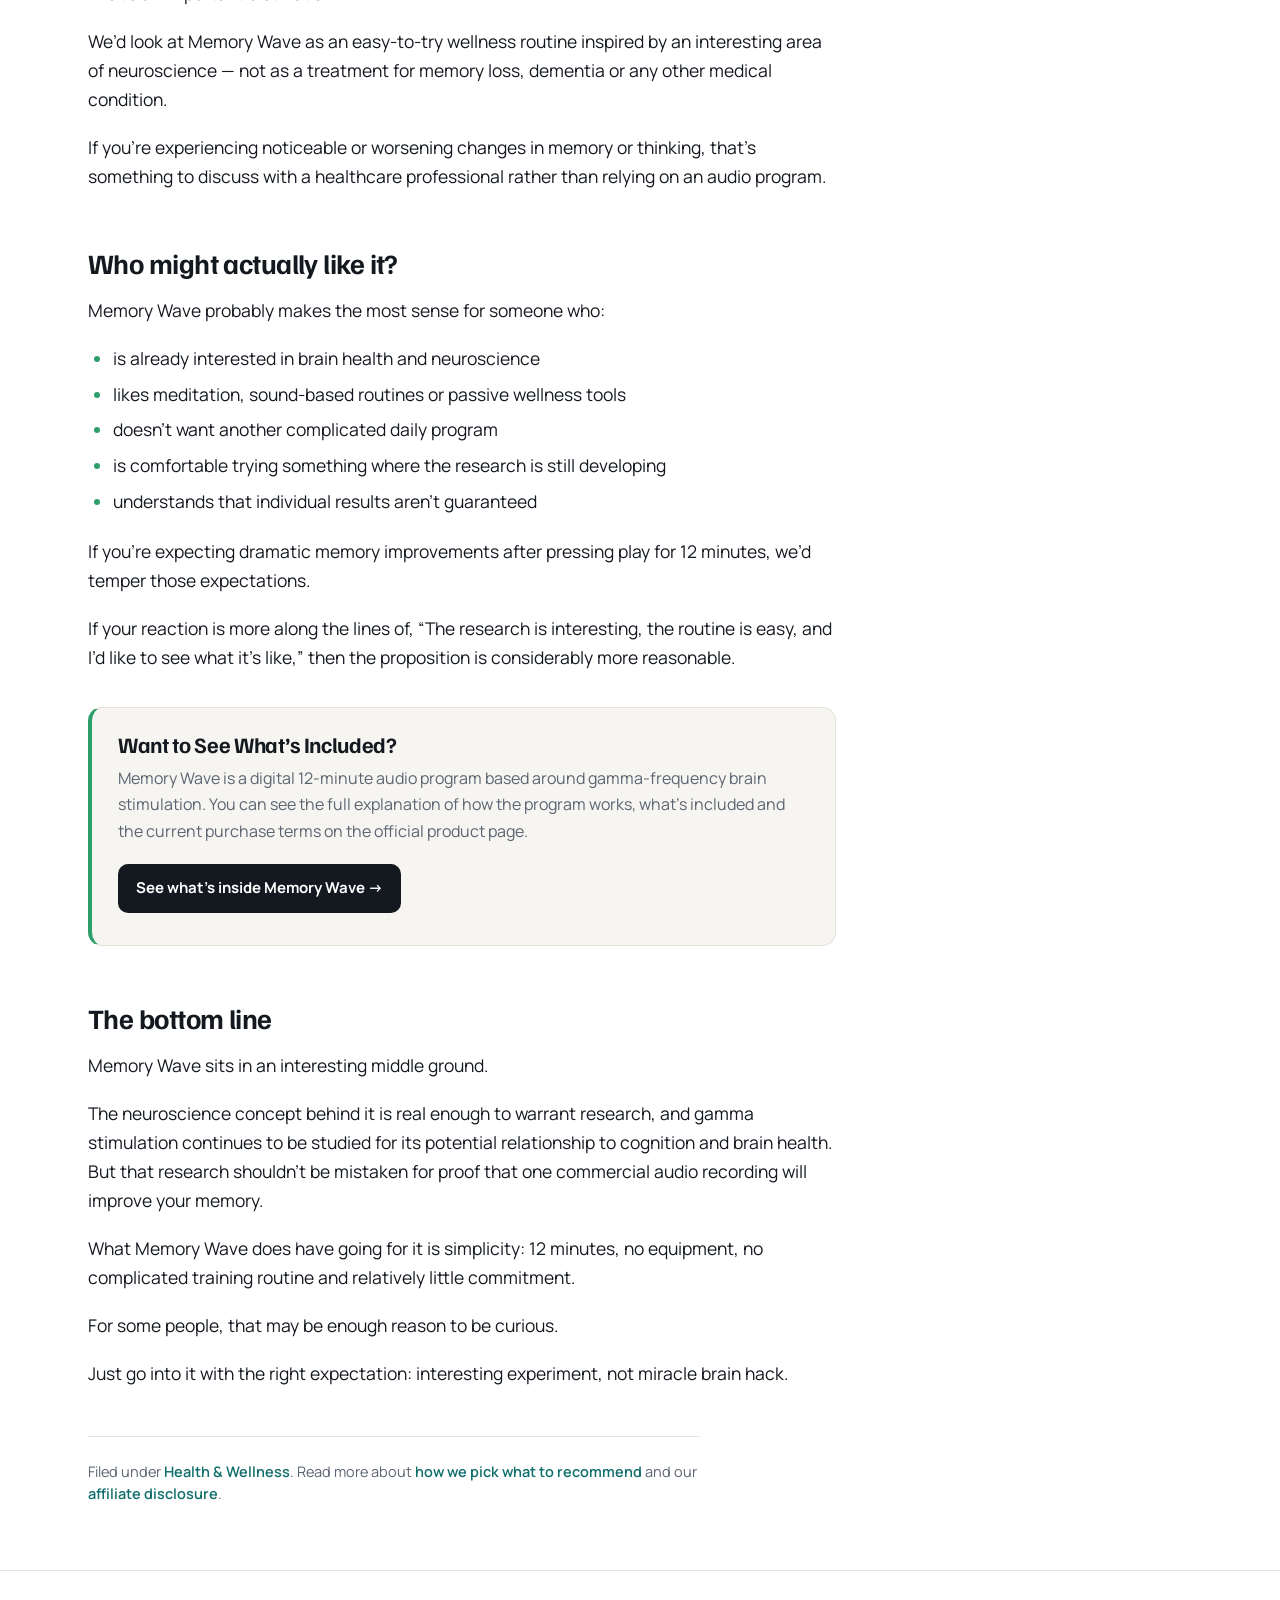
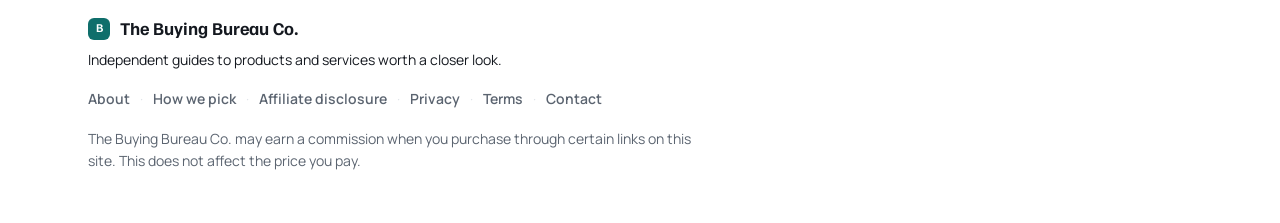
<file: health-wellness/can-12-minutes-of-sound-a-day-affect-your-brain/index.html>
<!doctype html>
<html lang="en">
<head>
<meta charset="utf-8">
<meta name="viewport" content="width=device-width,initial-scale=1">
<title>Can 12 Minutes of Sound a Day Really Affect Your Brain? | The Buying Bureau Co.</title>
<meta name="description" content="Memory Wave is a 12-minute daily audio program built on gamma brainwave research. What the science does and doesn’t show, and who it might actually suit.">
<link rel="preconnect" href="https://fonts.googleapis.com">
<link rel="stylesheet" href="https://fonts.googleapis.com/css2?family=Familjen+Grotesk:wght@500;600;700&family=Manrope:wght@400;500;600;800&display=swap">
<link rel="stylesheet" href="/assets/style.css?v=20260913a">
<meta property="og:title" content="Can 12 Minutes of Sound a Day Really Affect Your Brain? | The Buying Bureau Co.">
<meta property="og:description" content="Memory Wave is a 12-minute daily audio program built on gamma brainwave research. What the science does and doesn’t show, and who it might actually suit.">
<meta property="og:image" content="https://thebuyingbureau.co/assets/img/memory-wave-wide.jpg">
<meta property="og:type" content="website">
</head>
<body class="">

<header class="site-header">
  <div class="wrap">
    <a class="logo" href="/"><i>B</i> The Buying Bureau Co.</a>
    <nav class="site-nav">
      <a href="/#categories">Categories</a>
      <a href="/about/">About</a>
      <a href="/how-we-pick/" class="cta">How we pick</a>
    </nav>
  </div>
</header>


<article class="wrap t-health">
  <header class="article-head">
    <p class="meta"><span class="kind">Worth it?</span><a href="/health-wellness/">Health &amp; Wellness</a><span aria-hidden="true">·</span>Brain health</p>
    <h1>Can 12 Minutes of Sound a Day Really Affect Your Brain?</h1>
    <p class="dek">The Memory Wave is built around an unusual idea: listen to a short audio session each day to encourage a type of brain activity researchers have been studying for years. Here’s what that actually means — and what we’d want to know before trying it.</p>
    <p class="byline">By The Buying Bureau Co. · Updated September 2026 · 5 min read</p>
  </header>

  <figure class="article-hero">
    <img src="/assets/img/memory-wave-wide.jpg" alt="A woman relaxing in an armchair with headphones on, holding a mug, with soft light waves and a glowing network of points drawn around her head." width="1800" height="1005" fetchpriority="high">
  </figure>

  <div class="prose">
    <p class="note"><strong>Disclosure:</strong> This article contains affiliate links. If you make a purchase through one of these links, we may earn a commission at no additional cost to you.</p>

    <p>Most of us have had those moments.</p>
    <p>You walk into a room and forget why. A name disappears halfway through a conversation. You reread the same paragraph because your brain apparently decided not to save it the first time.</p>
    <p>That doesn’t necessarily mean anything is wrong. But it does explain why products promising to support focus, memory and mental sharpness tend to get our attention.</p>
    <p>One of the more unusual ones we came across is <a href="https://e8e13-tb1hlqn4jkqezj7q3v0g.hop.clickbank.net" target="_blank" rel="sponsored nofollow noopener">Memory Wave</a>, a digital audio program designed to be listened to for just 12 minutes a day.</p>
    <p>There are no puzzles to complete, lessons to follow or supplements to remember.</p>
    <p>You put on the audio and listen.</p>
    <p>Which naturally raises the question: why would listening to a sound do anything for your brain?</p>

    <h2>The idea behind Memory Wave</h2>
    <p>Memory Wave is based around something called gamma brainwave activity.</p>
    <p>Brainwaves are patterns of electrical activity produced by groups of neurons firing together. Gamma waves — generally referring to higher-frequency activity around 30 to 80 Hz — have been associated with processes including attention, perception and memory.</p>
    <p>Researchers have also been experimenting with something called gamma sensory stimulation: using rhythmic light or sound to encourage the brain’s activity to synchronize with a particular frequency.</p>
    <p>And this part isn’t simply marketing terminology.</p>
    <p>Gamma stimulation, particularly around 40 Hz, is an active area of neuroscience research. Human studies have shown that sound can produce measurable gamma entrainment in the brain, and some studies have reported improvements in certain cognitive measures.</p>
    <p>But there is an important catch.</p>
    <p><strong>The science is promising, not settled.</strong></p>
    <p>A recent systematic review found considerable variation between studies and between individuals. Researchers don’t yet know exactly who is most likely to benefit, what stimulation frequency is best, or what protocol produces meaningful cognitive changes.</p>
    <p>One study even found that 40 Hz stimulation successfully changed measurable brain activity without producing improvements in attention or memory after a single session.</p>
    <p>So we’d be wary of anyone presenting gamma stimulation as a proven shortcut to better memory.</p>

    <h2>So what exactly is Memory Wave?</h2>
    <p>Memory Wave takes that broader research concept and packages it into a very simple daily routine.</p>
    <p>The product is a 12-minute digital audio session intended to encourage gamma brain activity through sound. There’s nothing physical shipped to you; it’s delivered digitally and can be played from your device. The company currently sells access for $39, and the purchase comes with a 90-day money-back guarantee, subject to its refund terms.</p>
    <p>That simplicity is probably its biggest selling point.</p>
    <p>Plenty of brain-training programs require you to sit down, concentrate and actually train. Memory Wave is closer to putting on a short audio track while you relax.</p>

    <h2>What we’d keep in perspective</h2>
    <p>This is where we’d separate interesting science from claims about one specific product.</p>
    <p>There is legitimate research into gamma-frequency sensory stimulation.</p>
    <p>That doesn’t automatically mean a particular 12-minute audio recording has been clinically proven to improve your memory.</p>
    <p>Many published studies have used different equipment, frequencies, session lengths and combinations of light and sound. Some research involving people with cognitive impairment has also used sessions lasting considerably longer than 12 minutes.</p>
    <p>That’s an important distinction.</p>
    <p>We’d look at Memory Wave as an easy-to-try wellness routine inspired by an interesting area of neuroscience — not as a treatment for memory loss, dementia or any other medical condition.</p>
    <p>If you’re experiencing noticeable or worsening changes in memory or thinking, that’s something to discuss with a healthcare professional rather than relying on an audio program.</p>

    <h2>Who might actually like it?</h2>
    <p>Memory Wave probably makes the most sense for someone who:</p>
    <ul>
      <li>is already interested in brain health and neuroscience</li>
      <li>likes meditation, sound-based routines or passive wellness tools</li>
      <li>doesn’t want another complicated daily program</li>
      <li>is comfortable trying something where the research is still developing</li>
      <li>understands that individual results aren’t guaranteed</li>
    </ul>
    <p>If you’re expecting dramatic memory improvements after pressing play for 12 minutes, we’d temper those expectations.</p>
    <p>If your reaction is more along the lines of, “The research is interesting, the routine is easy, and I’d like to see what it’s like,” then the proposition is considerably more reasonable.</p>

    
<aside class="offer">
  <h3>Want to See What’s Included?</h3>
  <p>Memory Wave is a digital 12-minute audio program based around gamma-frequency brain stimulation. You can see the full explanation of how the program works, what’s included and the current purchase terms on the official product page.</p>
  <a class="button" href="https://e8e13-tb1hlqn4jkqezj7q3v0g.hop.clickbank.net" target="_blank" rel="sponsored nofollow noopener">See what’s inside Memory Wave →</a>
  
</aside>

    <h2>The bottom line</h2>
    <p>Memory Wave sits in an interesting middle ground.</p>
    <p>The neuroscience concept behind it is real enough to warrant research, and gamma stimulation continues to be studied for its potential relationship to cognition and brain health. But that research shouldn’t be mistaken for proof that one commercial audio recording will improve your memory.</p>
    <p>What Memory Wave does have going for it is simplicity: 12 minutes, no equipment, no complicated training routine and relatively little commitment.</p>
    <p>For some people, that may be enough reason to be curious.</p>
    <p>Just go into it with the right expectation: interesting experiment, not miracle brain hack.</p>
  </div>

  <footer class="article-foot">
    <p>Filed under <a href="/health-wellness/" style="color:var(--brand);font-weight:600">Health &amp; Wellness</a>. Read more about <a href="/how-we-pick/" style="color:var(--brand);font-weight:600">how we pick what to recommend</a> and our <a href="/affiliate-disclosure/" style="color:var(--brand);font-weight:600">affiliate disclosure</a>.</p>
  </footer>
</article>


<footer class="site-footer">
  <div class="wrap">
    <p class="brand"><i>B</i> The Buying Bureau Co.</p>
    <p class="tag">Independent guides to products and services worth a closer look.</p>
    <div class="links"><a href="/about/">About</a><a href="/how-we-pick/">How we pick</a><a href="/affiliate-disclosure/">Affiliate disclosure</a><a href="/privacy/">Privacy</a><a href="/terms/">Terms</a><a href="/contact/">Contact</a></div>
    <p class="disc">The Buying Bureau Co. may earn a commission when you purchase through certain links on this site. This does not affect the price you pay.</p>
  </div>
</footer>

</body>
</html>
</file>
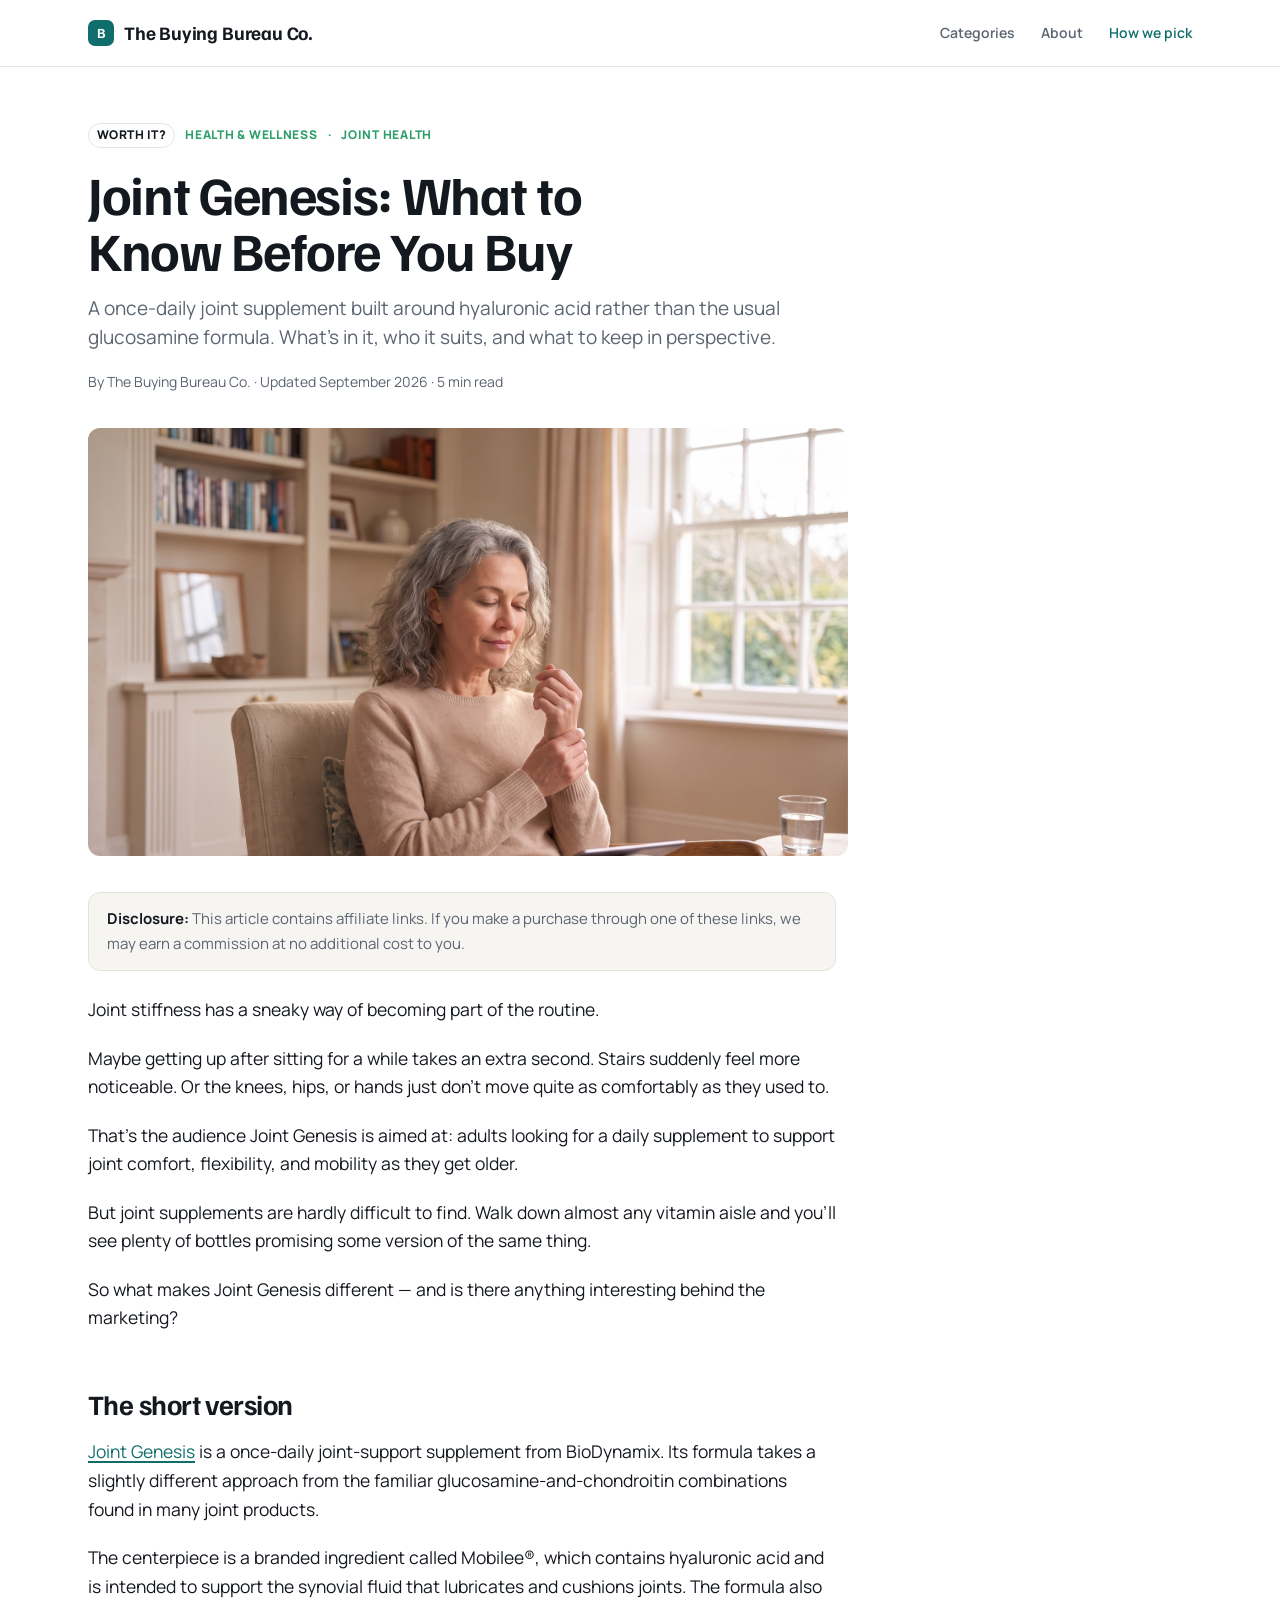
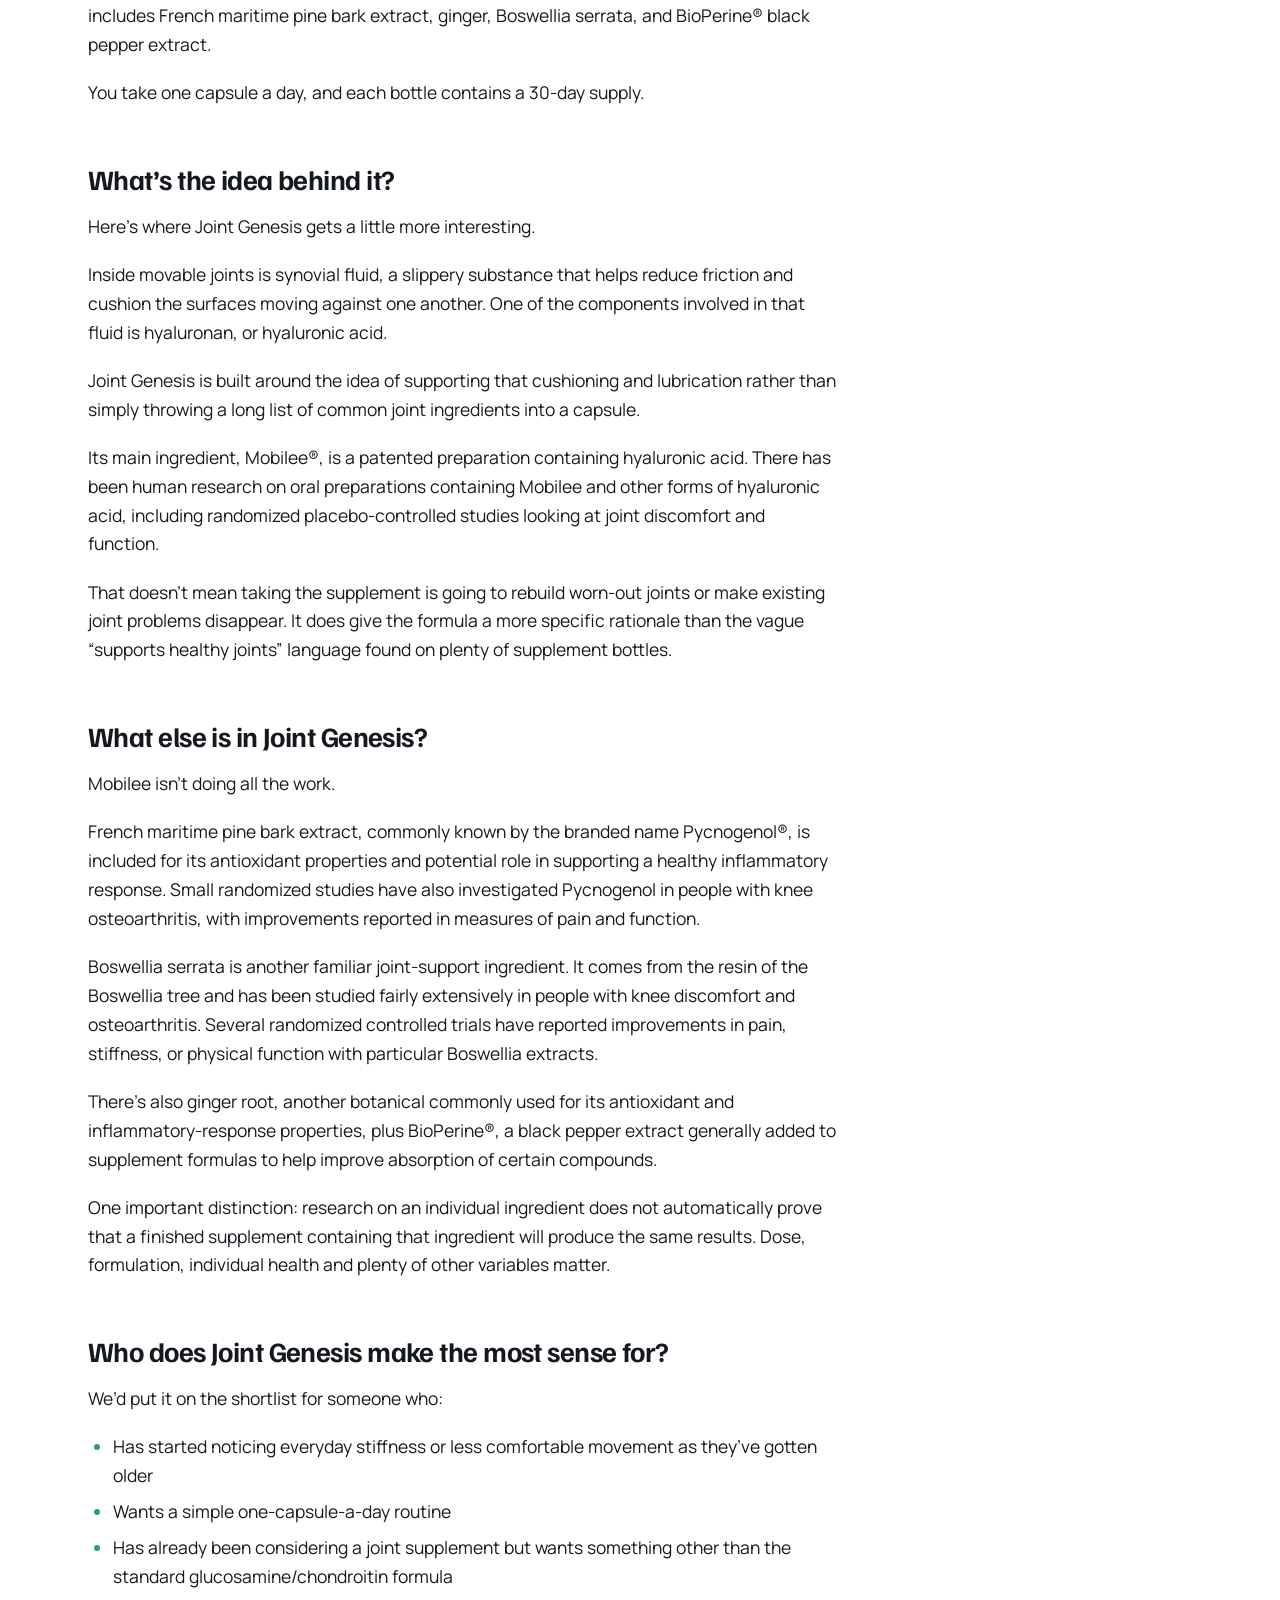
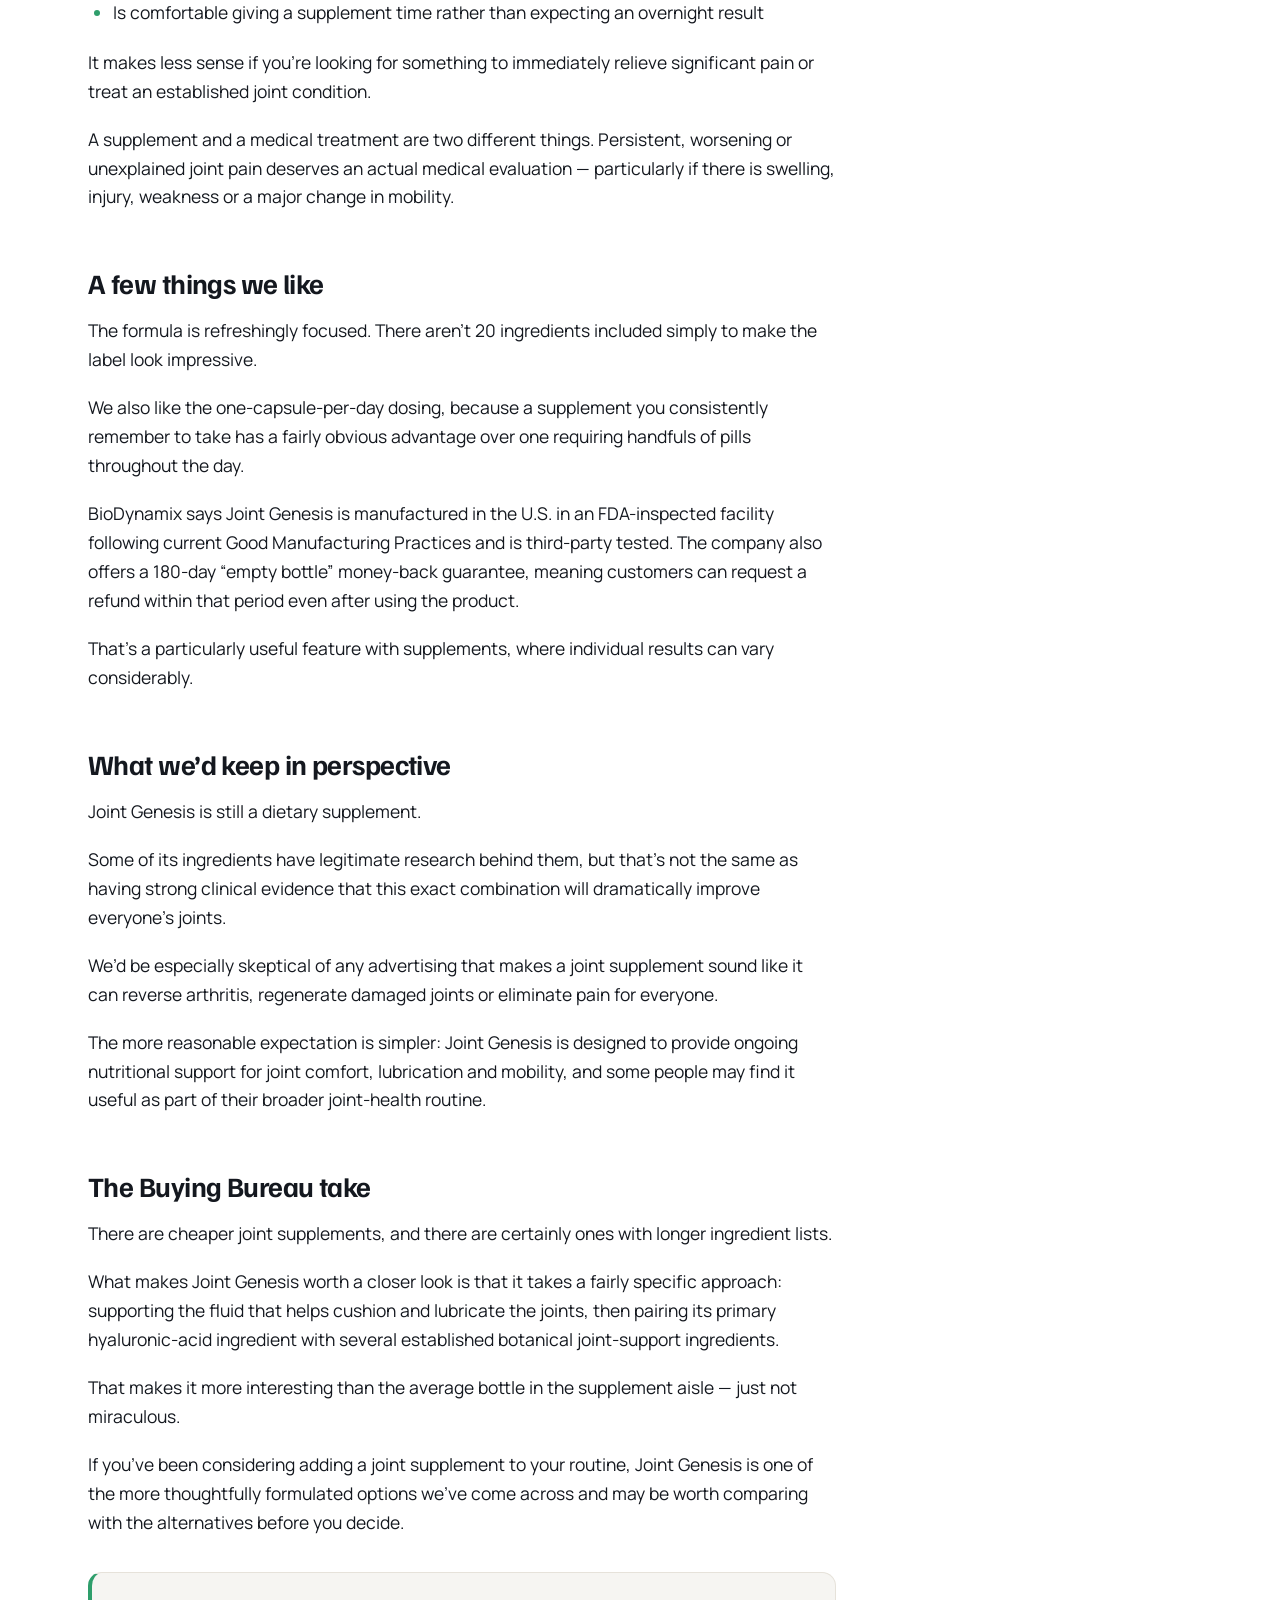
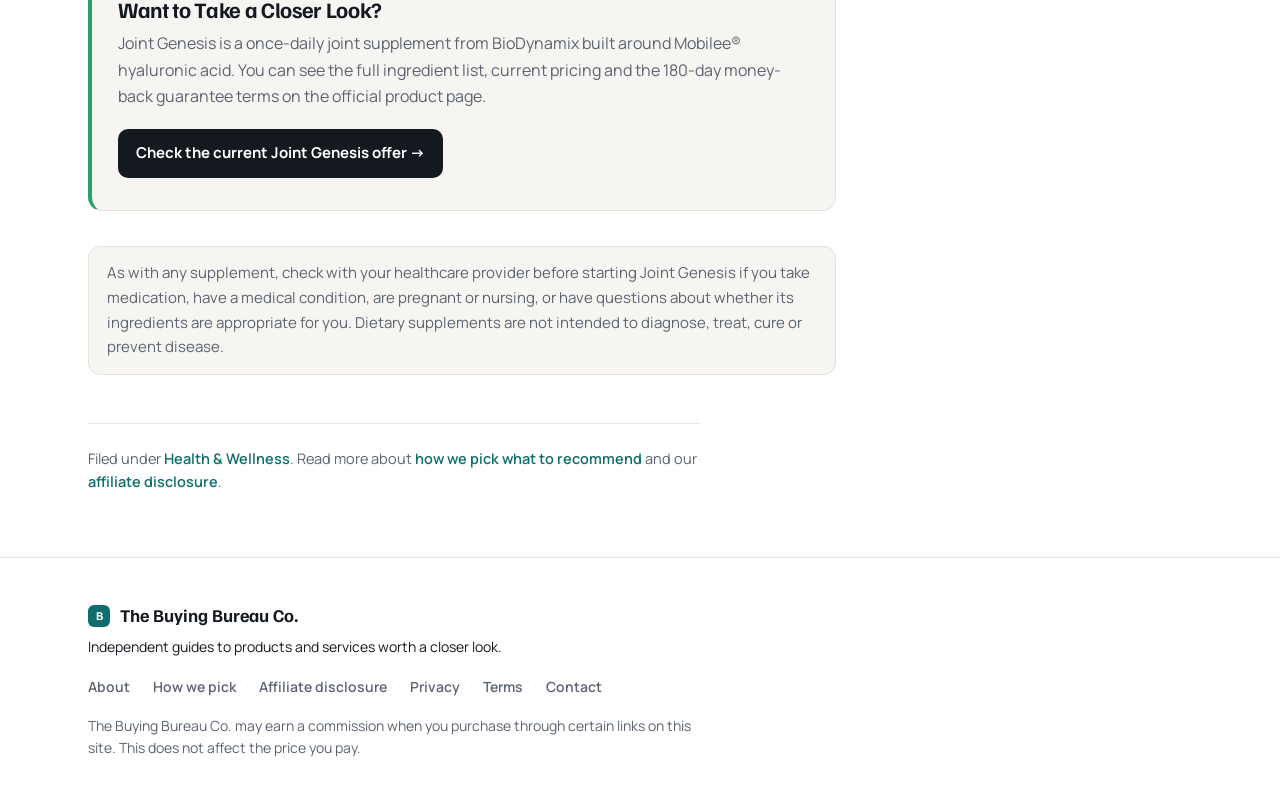
<file: health-wellness/joint-genesis-what-to-know-before-you-buy/index.html>
<!doctype html>
<html lang="en">
<head>
<meta charset="utf-8">
<meta name="viewport" content="width=device-width,initial-scale=1">
<title>Joint Genesis: What to Know Before You Buy | The Buying Bureau Co.</title>
<meta name="description" content="Joint Genesis is a once-daily joint supplement built around hyaluronic acid. What’s in it, who it suits, and what to keep in perspective before buying.">
<link rel="preconnect" href="https://fonts.googleapis.com">
<link rel="stylesheet" href="https://fonts.googleapis.com/css2?family=Familjen+Grotesk:wght@500;600;700&family=Manrope:wght@400;500;600;800&display=swap">
<link rel="stylesheet" href="/assets/style.css?v=20260913a">
<meta property="og:title" content="Joint Genesis: What to Know Before You Buy | The Buying Bureau Co.">
<meta property="og:description" content="Joint Genesis is a once-daily joint supplement built around hyaluronic acid. What’s in it, who it suits, and what to keep in perspective before buying.">
<meta property="og:image" content="https://thebuyingbureau.co/assets/img/joint-genesis-wide.jpg">
<meta property="og:type" content="website">
</head>
<body class="">

<header class="site-header">
  <div class="wrap">
    <a class="logo" href="/"><i>B</i> The Buying Bureau Co.</a>
    <nav class="site-nav">
      <a href="/#categories">Categories</a>
      <a href="/about/">About</a>
      <a href="/how-we-pick/" class="cta">How we pick</a>
    </nav>
  </div>
</header>


<article class="wrap t-health">
  <header class="article-head">
    <p class="meta"><span class="kind">Worth it?</span><a href="/health-wellness/">Health &amp; Wellness</a><span aria-hidden="true">·</span>Joint health</p>
    <h1>Joint Genesis: What to Know Before You Buy</h1>
    <p class="dek">A once-daily joint supplement built around hyaluronic acid rather than the usual glucosamine formula. What’s in it, who it suits, and what to keep in perspective.</p>
    <p class="byline">By The Buying Bureau Co. · Updated September 2026 · 5 min read</p>
  </header>

  <figure class="article-hero">
    <img src="/assets/img/joint-genesis-wide.jpg" alt="A woman with grey hair sitting in an armchair by a bright window, gently holding her wrist, with a tablet on her lap and a glass of water beside her." width="1800" height="1449" fetchpriority="high">
  </figure>

  <div class="prose">
    <p class="note"><strong>Disclosure:</strong> This article contains affiliate links. If you make a purchase through one of these links, we may earn a commission at no additional cost to you.</p>

    <p>Joint stiffness has a sneaky way of becoming part of the routine.</p>
    <p>Maybe getting up after sitting for a while takes an extra second. Stairs suddenly feel more noticeable. Or the knees, hips, or hands just don’t move quite as comfortably as they used to.</p>
    <p>That’s the audience Joint Genesis is aimed at: adults looking for a daily supplement to support joint comfort, flexibility, and mobility as they get older.</p>
    <p>But joint supplements are hardly difficult to find. Walk down almost any vitamin aisle and you’ll see plenty of bottles promising some version of the same thing.</p>
    <p>So what makes Joint Genesis different — and is there anything interesting behind the marketing?</p>

    <h2>The short version</h2>
    <p><a href="https://a5a1691gqfnkdcg9rgqlp5qw0o.hop.clickbank.net" target="_blank" rel="sponsored nofollow noopener">Joint Genesis</a> is a once-daily joint-support supplement from BioDynamix. Its formula takes a slightly different approach from the familiar glucosamine-and-chondroitin combinations found in many joint products.</p>
    <p>The centerpiece is a branded ingredient called Mobilee®, which contains hyaluronic acid and is intended to support the synovial fluid that lubricates and cushions joints. The formula also includes French maritime pine bark extract, ginger, Boswellia serrata, and BioPerine® black pepper extract.</p>
    <p>You take one capsule a day, and each bottle contains a 30-day supply.</p>

    <h2>What’s the idea behind it?</h2>
    <p>Here’s where Joint Genesis gets a little more interesting.</p>
    <p>Inside movable joints is synovial fluid, a slippery substance that helps reduce friction and cushion the surfaces moving against one another. One of the components involved in that fluid is hyaluronan, or hyaluronic acid.</p>
    <p>Joint Genesis is built around the idea of supporting that cushioning and lubrication rather than simply throwing a long list of common joint ingredients into a capsule.</p>
    <p>Its main ingredient, Mobilee®, is a patented preparation containing hyaluronic acid. There has been human research on oral preparations containing Mobilee and other forms of hyaluronic acid, including randomized placebo-controlled studies looking at joint discomfort and function.</p>
    <p>That doesn’t mean taking the supplement is going to rebuild worn-out joints or make existing joint problems disappear. It does give the formula a more specific rationale than the vague “supports healthy joints” language found on plenty of supplement bottles.</p>

    <h2>What else is in Joint Genesis?</h2>
    <p>Mobilee isn’t doing all the work.</p>
    <p>French maritime pine bark extract, commonly known by the branded name Pycnogenol®, is included for its antioxidant properties and potential role in supporting a healthy inflammatory response. Small randomized studies have also investigated Pycnogenol in people with knee osteoarthritis, with improvements reported in measures of pain and function.</p>
    <p>Boswellia serrata is another familiar joint-support ingredient. It comes from the resin of the Boswellia tree and has been studied fairly extensively in people with knee discomfort and osteoarthritis. Several randomized controlled trials have reported improvements in pain, stiffness, or physical function with particular Boswellia extracts.</p>
    <p>There’s also ginger root, another botanical commonly used for its antioxidant and inflammatory-response properties, plus BioPerine®, a black pepper extract generally added to supplement formulas to help improve absorption of certain compounds.</p>
    <p>One important distinction: research on an individual ingredient does not automatically prove that a finished supplement containing that ingredient will produce the same results. Dose, formulation, individual health and plenty of other variables matter.</p>

    <h2>Who does Joint Genesis make the most sense for?</h2>
    <p>We’d put it on the shortlist for someone who:</p>
    <ul>
      <li>Has started noticing everyday stiffness or less comfortable movement as they’ve gotten older</li>
      <li>Wants a simple one-capsule-a-day routine</li>
      <li>Has already been considering a joint supplement but wants something other than the standard glucosamine/chondroitin formula</li>
      <li>Is comfortable giving a supplement time rather than expecting an overnight result</li>
    </ul>
    <p>It makes less sense if you’re looking for something to immediately relieve significant pain or treat an established joint condition.</p>
    <p>A supplement and a medical treatment are two different things. Persistent, worsening or unexplained joint pain deserves an actual medical evaluation — particularly if there is swelling, injury, weakness or a major change in mobility.</p>

    <h2>A few things we like</h2>
    <p>The formula is refreshingly focused. There aren’t 20 ingredients included simply to make the label look impressive.</p>
    <p>We also like the one-capsule-per-day dosing, because a supplement you consistently remember to take has a fairly obvious advantage over one requiring handfuls of pills throughout the day.</p>
    <p>BioDynamix says Joint Genesis is manufactured in the U.S. in an FDA-inspected facility following current Good Manufacturing Practices and is third-party tested. The company also offers a 180-day “empty bottle” money-back guarantee, meaning customers can request a refund within that period even after using the product.</p>
    <p>That’s a particularly useful feature with supplements, where individual results can vary considerably.</p>

    <h2>What we’d keep in perspective</h2>
    <p>Joint Genesis is still a dietary supplement.</p>
    <p>Some of its ingredients have legitimate research behind them, but that’s not the same as having strong clinical evidence that this exact combination will dramatically improve everyone’s joints.</p>
    <p>We’d be especially skeptical of any advertising that makes a joint supplement sound like it can reverse arthritis, regenerate damaged joints or eliminate pain for everyone.</p>
    <p>The more reasonable expectation is simpler: Joint Genesis is designed to provide ongoing nutritional support for joint comfort, lubrication and mobility, and some people may find it useful as part of their broader joint-health routine.</p>

    <h2>The Buying Bureau take</h2>
    <p>There are cheaper joint supplements, and there are certainly ones with longer ingredient lists.</p>
    <p>What makes Joint Genesis worth a closer look is that it takes a fairly specific approach: supporting the fluid that helps cushion and lubricate the joints, then pairing its primary hyaluronic-acid ingredient with several established botanical joint-support ingredients.</p>
    <p>That makes it more interesting than the average bottle in the supplement aisle — just not miraculous.</p>
    <p>If you’ve been considering adding a joint supplement to your routine, Joint Genesis is one of the more thoughtfully formulated options we’ve come across and may be worth comparing with the alternatives before you decide.</p>

<aside class="offer">
  <h3>Want to Take a Closer Look?</h3>
  <p>Joint Genesis is a once-daily joint supplement from BioDynamix built around Mobilee® hyaluronic acid. You can see the full ingredient list, current pricing and the 180-day money-back guarantee terms on the official product page.</p>
  <a class="button" href="https://a5a1691gqfnkdcg9rgqlp5qw0o.hop.clickbank.net" target="_blank" rel="sponsored nofollow noopener">Check the current Joint Genesis offer →</a>
</aside>

    <p class="note">As with any supplement, check with your healthcare provider before starting Joint Genesis if you take medication, have a medical condition, are pregnant or nursing, or have questions about whether its ingredients are appropriate for you. Dietary supplements are not intended to diagnose, treat, cure or prevent disease.</p>
  </div>

  <footer class="article-foot">
    <p>Filed under <a href="/health-wellness/" style="color:var(--brand);font-weight:600">Health &amp; Wellness</a>. Read more about <a href="/how-we-pick/" style="color:var(--brand);font-weight:600">how we pick what to recommend</a> and our <a href="/affiliate-disclosure/" style="color:var(--brand);font-weight:600">affiliate disclosure</a>.</p>
  </footer>
</article>


<footer class="site-footer">
  <div class="wrap">
    <p class="brand"><i>B</i> The Buying Bureau Co.</p>
    <p class="tag">Independent guides to products and services worth a closer look.</p>
    <div class="links"><a href="/about/">About</a><a href="/how-we-pick/">How we pick</a><a href="/affiliate-disclosure/">Affiliate disclosure</a><a href="/privacy/">Privacy</a><a href="/terms/">Terms</a><a href="/contact/">Contact</a></div>
    <p class="disc">The Buying Bureau Co. may earn a commission when you purchase through certain links on this site. This does not affect the price you pay.</p>
  </div>
</footer>

</body>
</html>
</file>
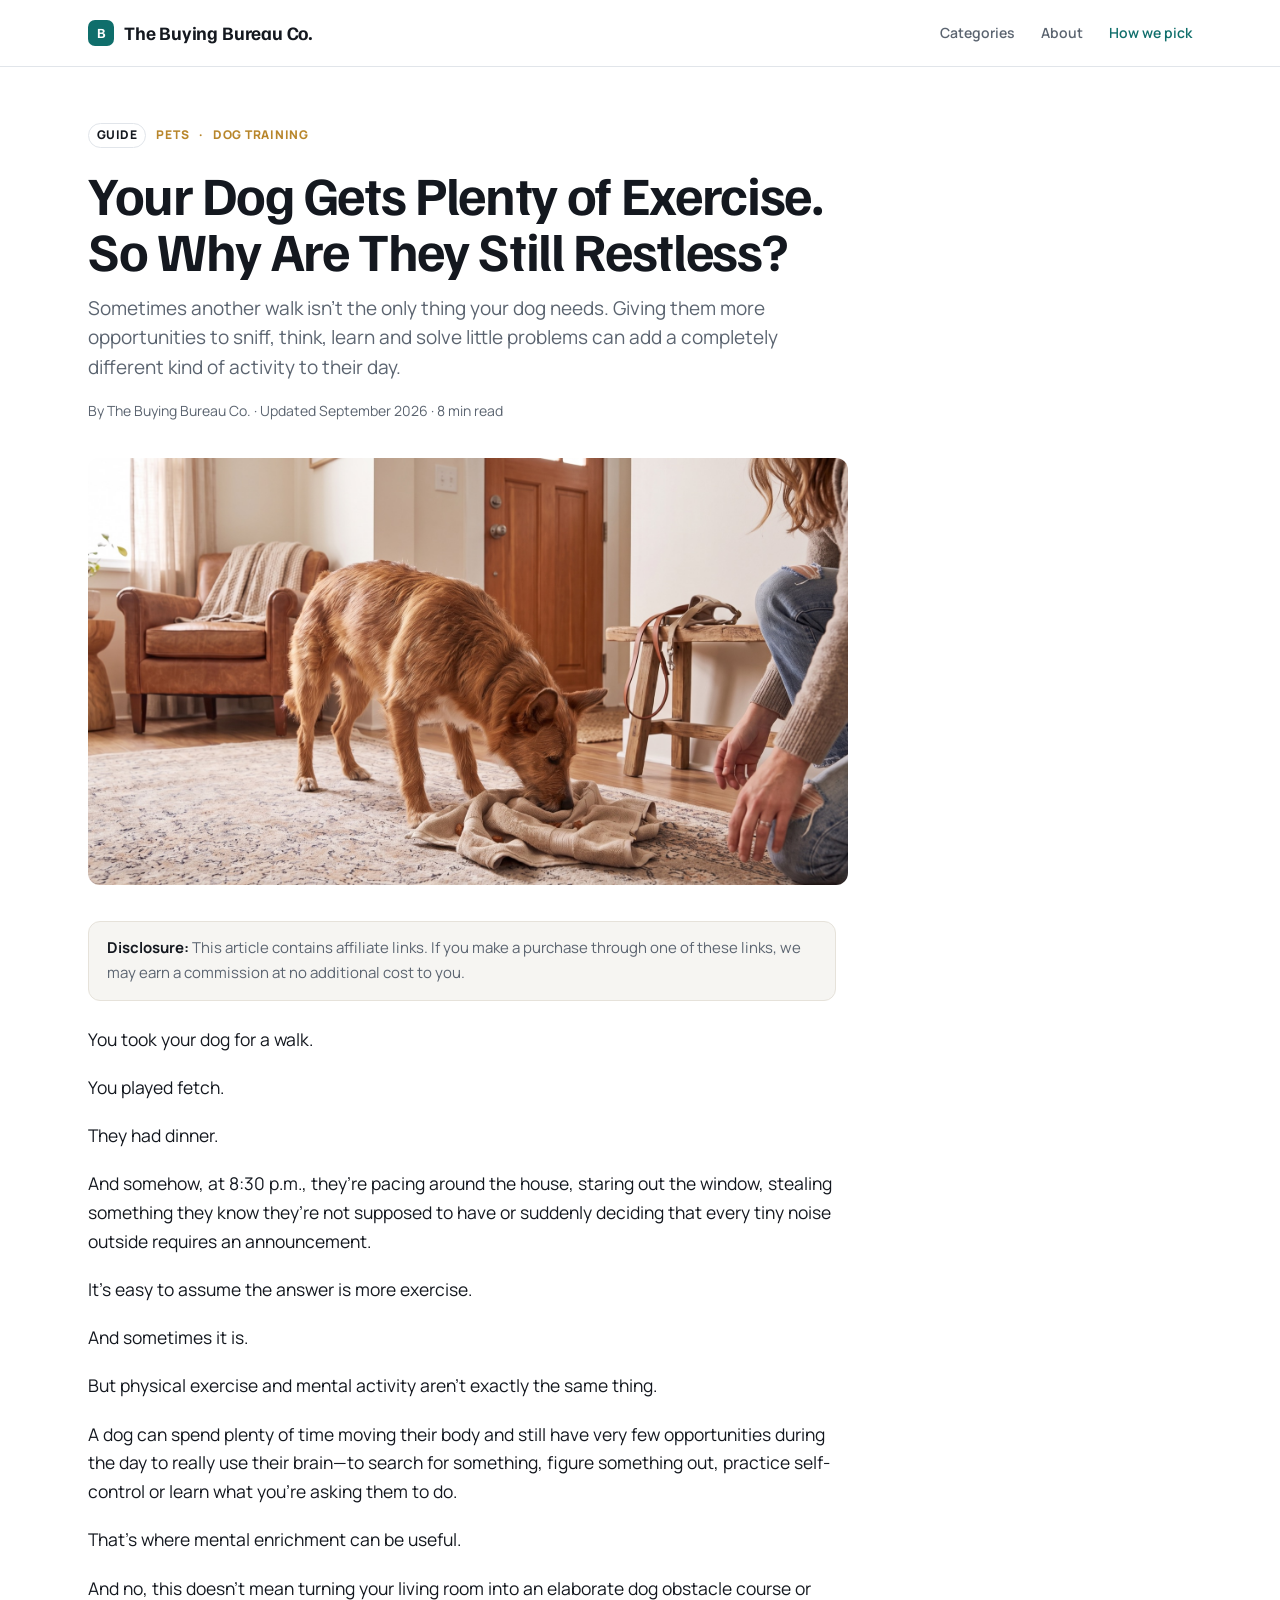
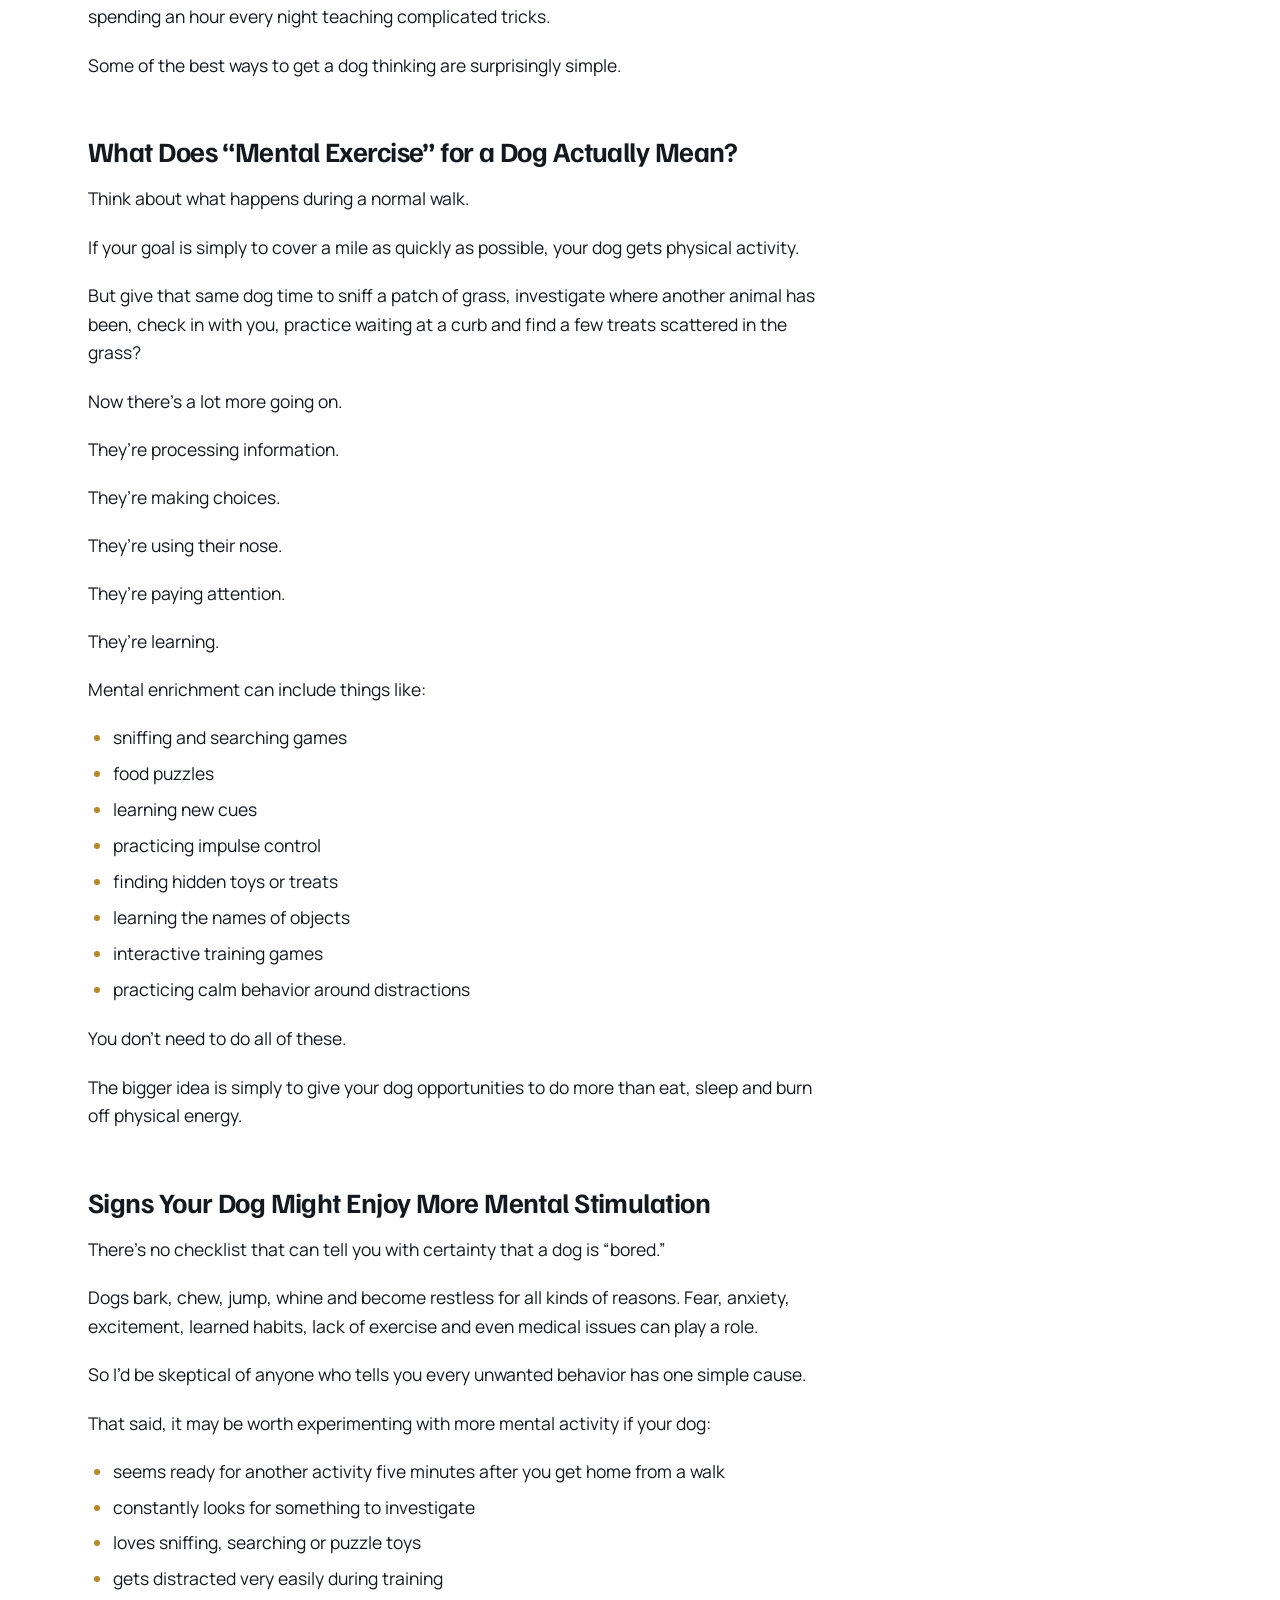
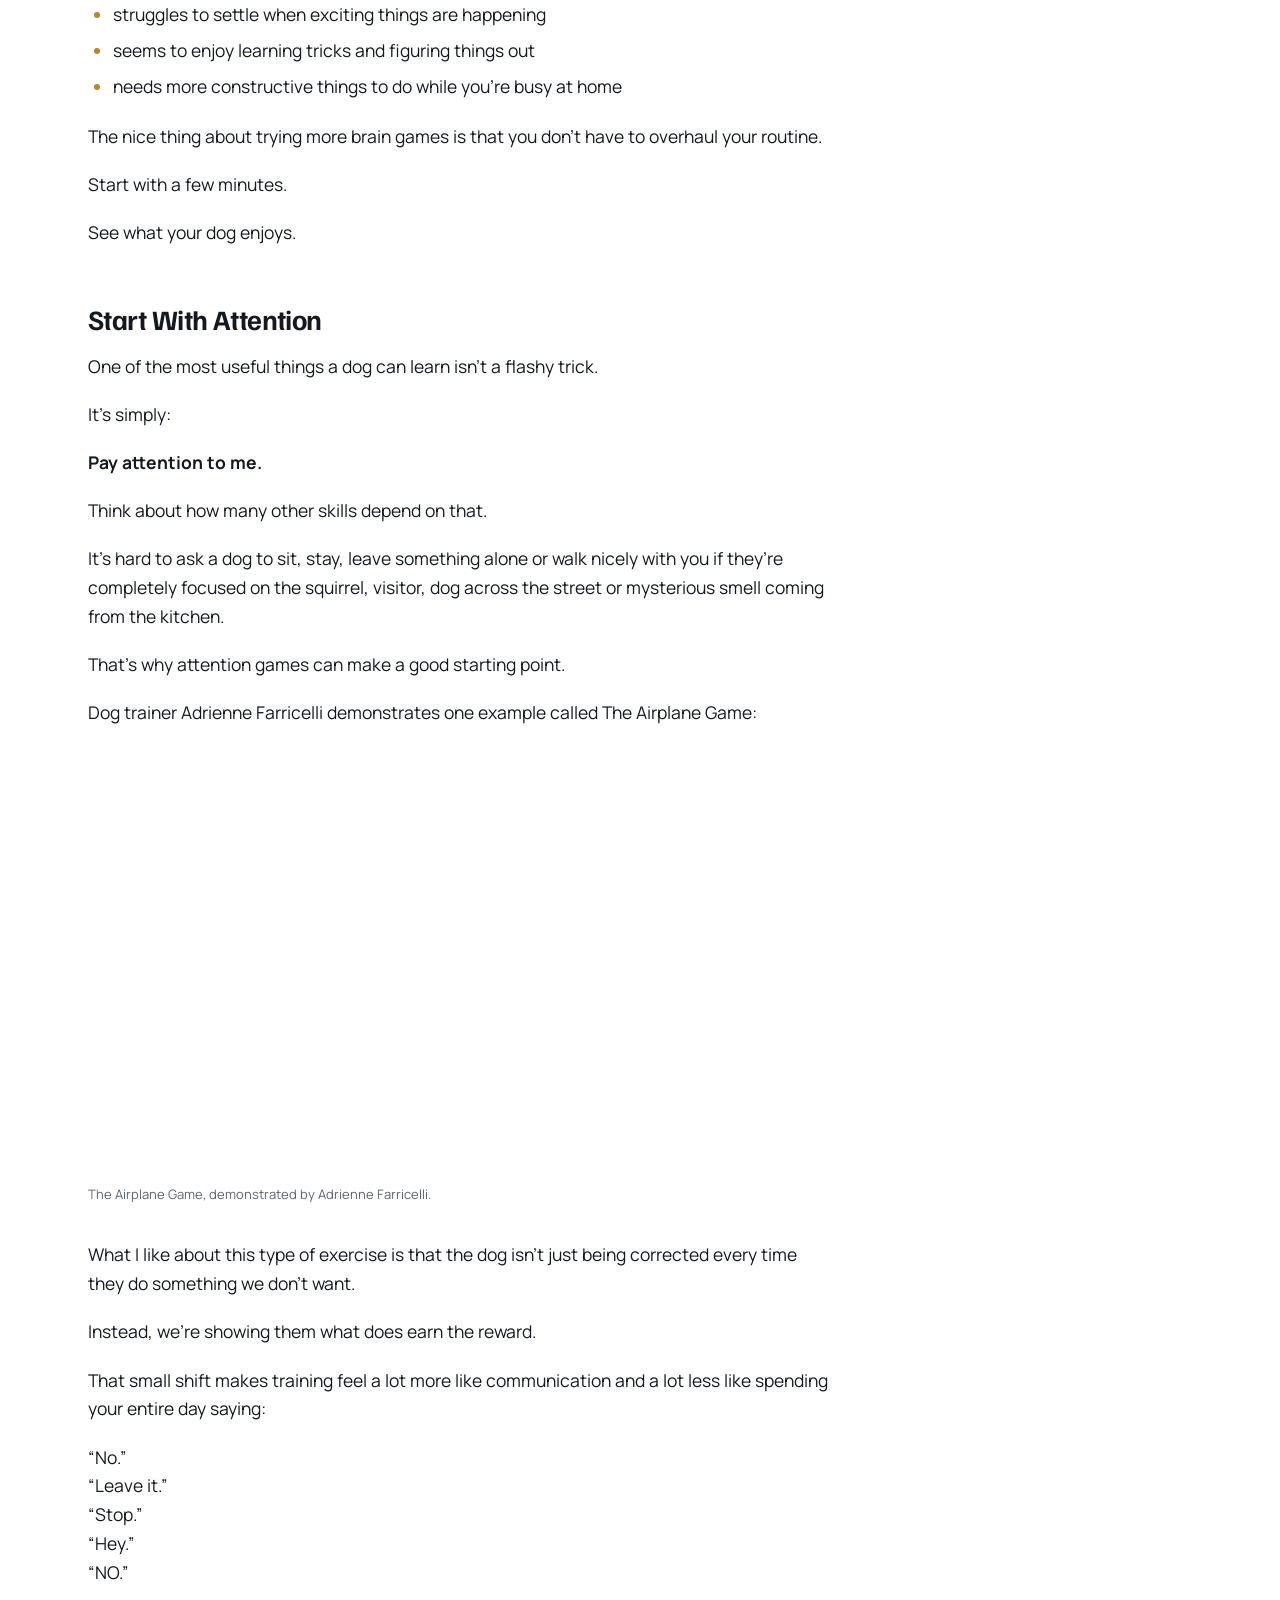
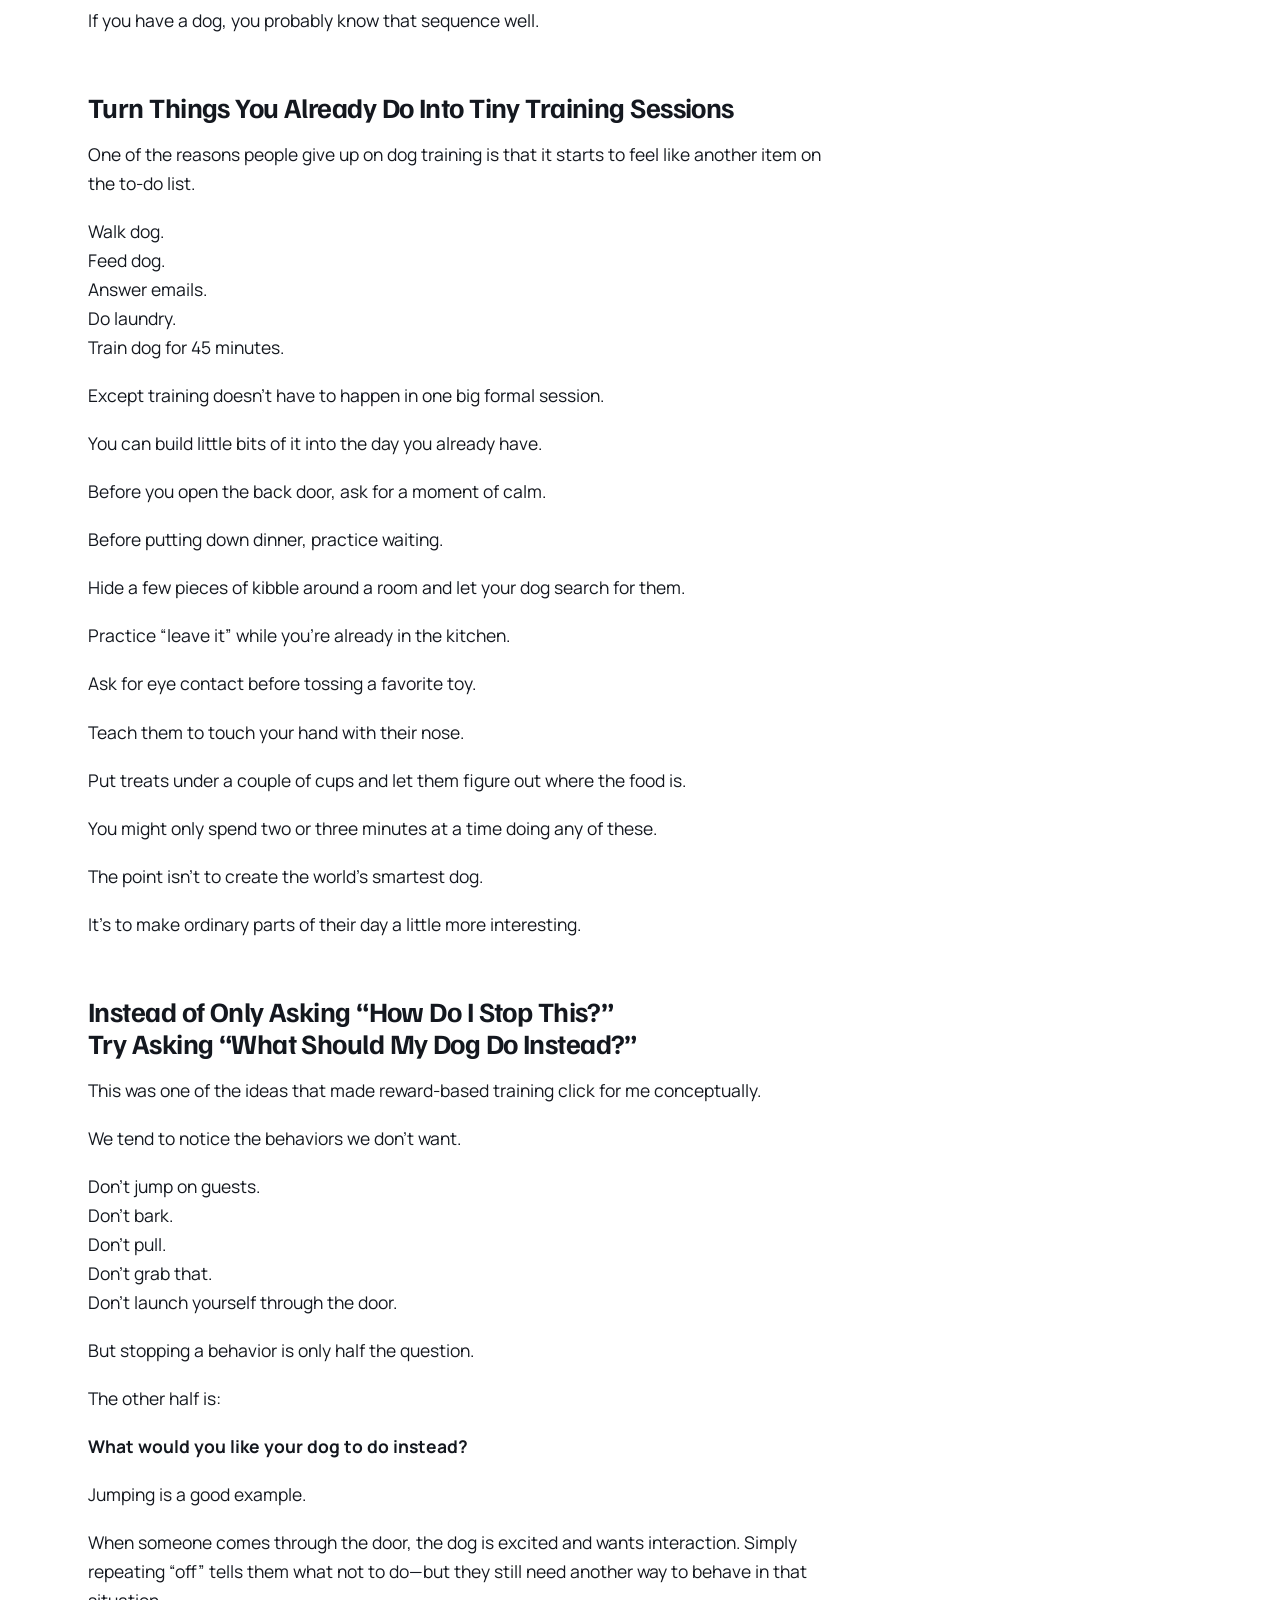
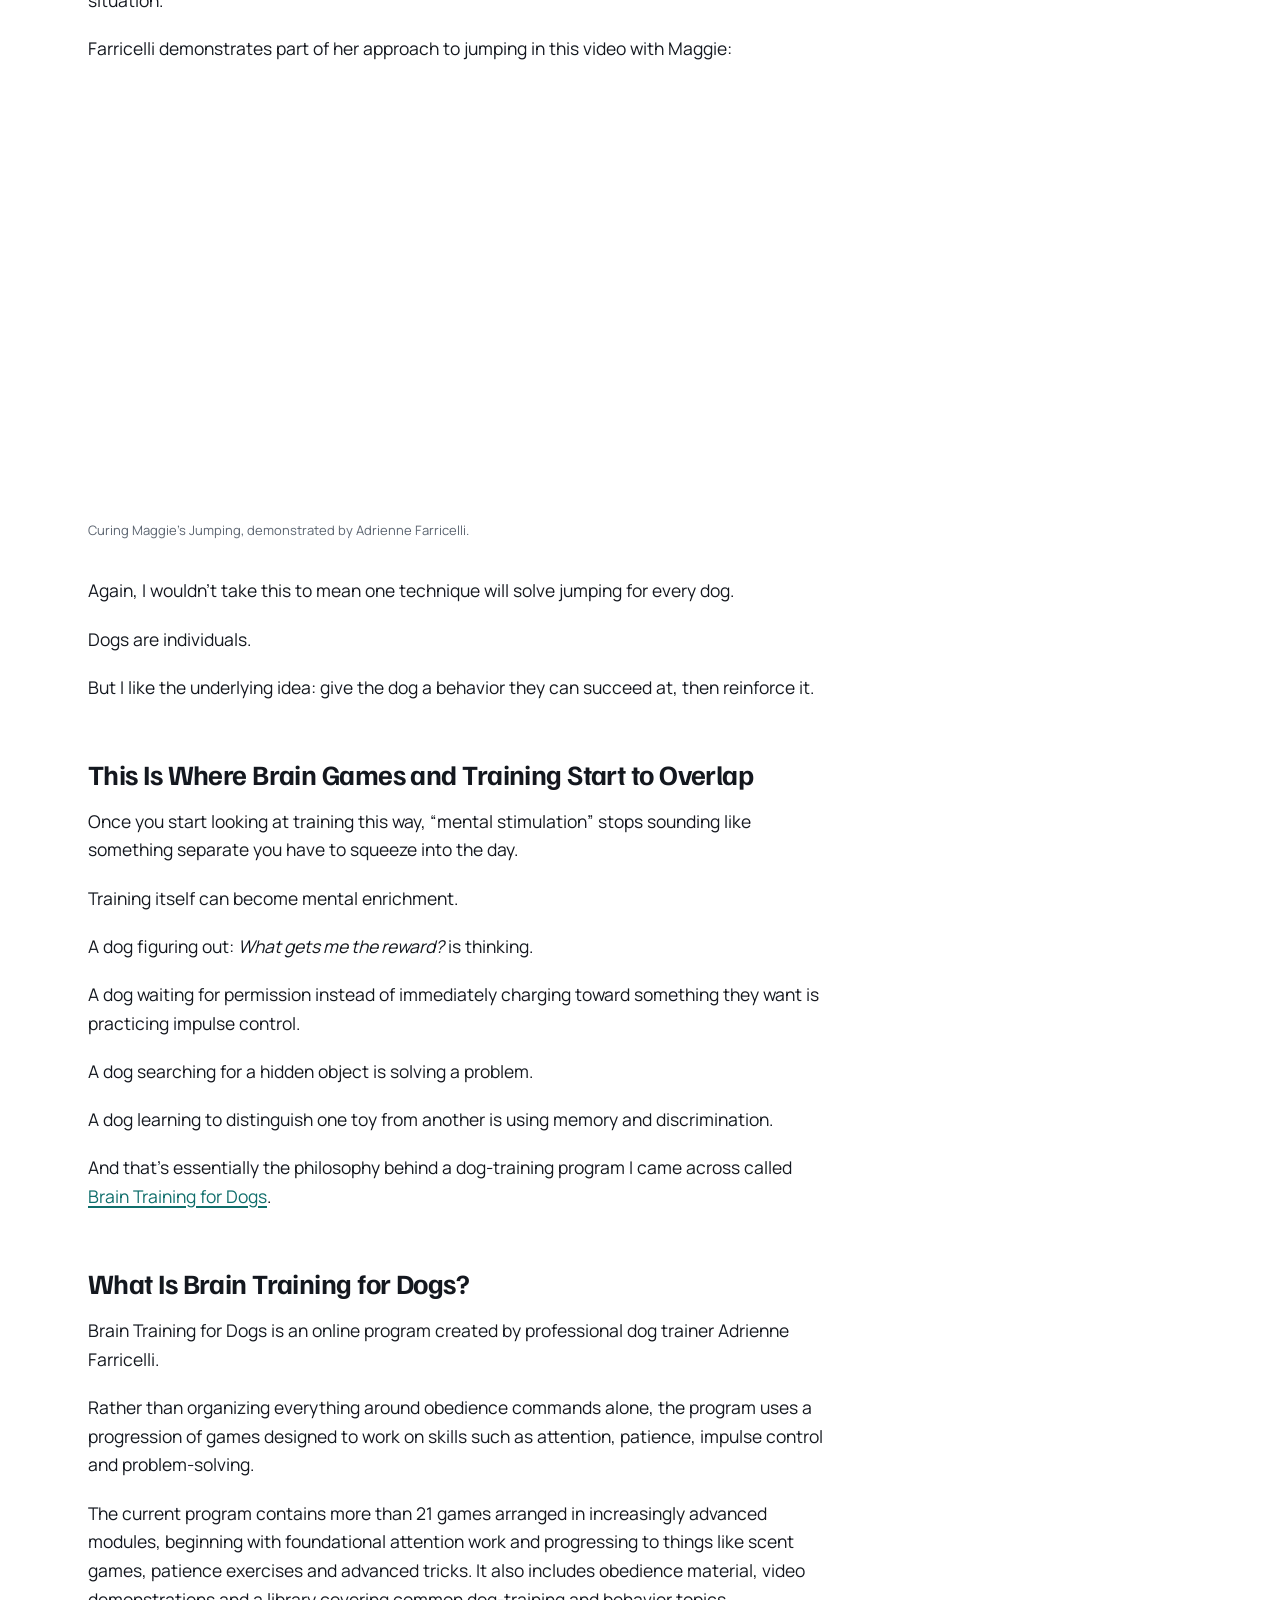
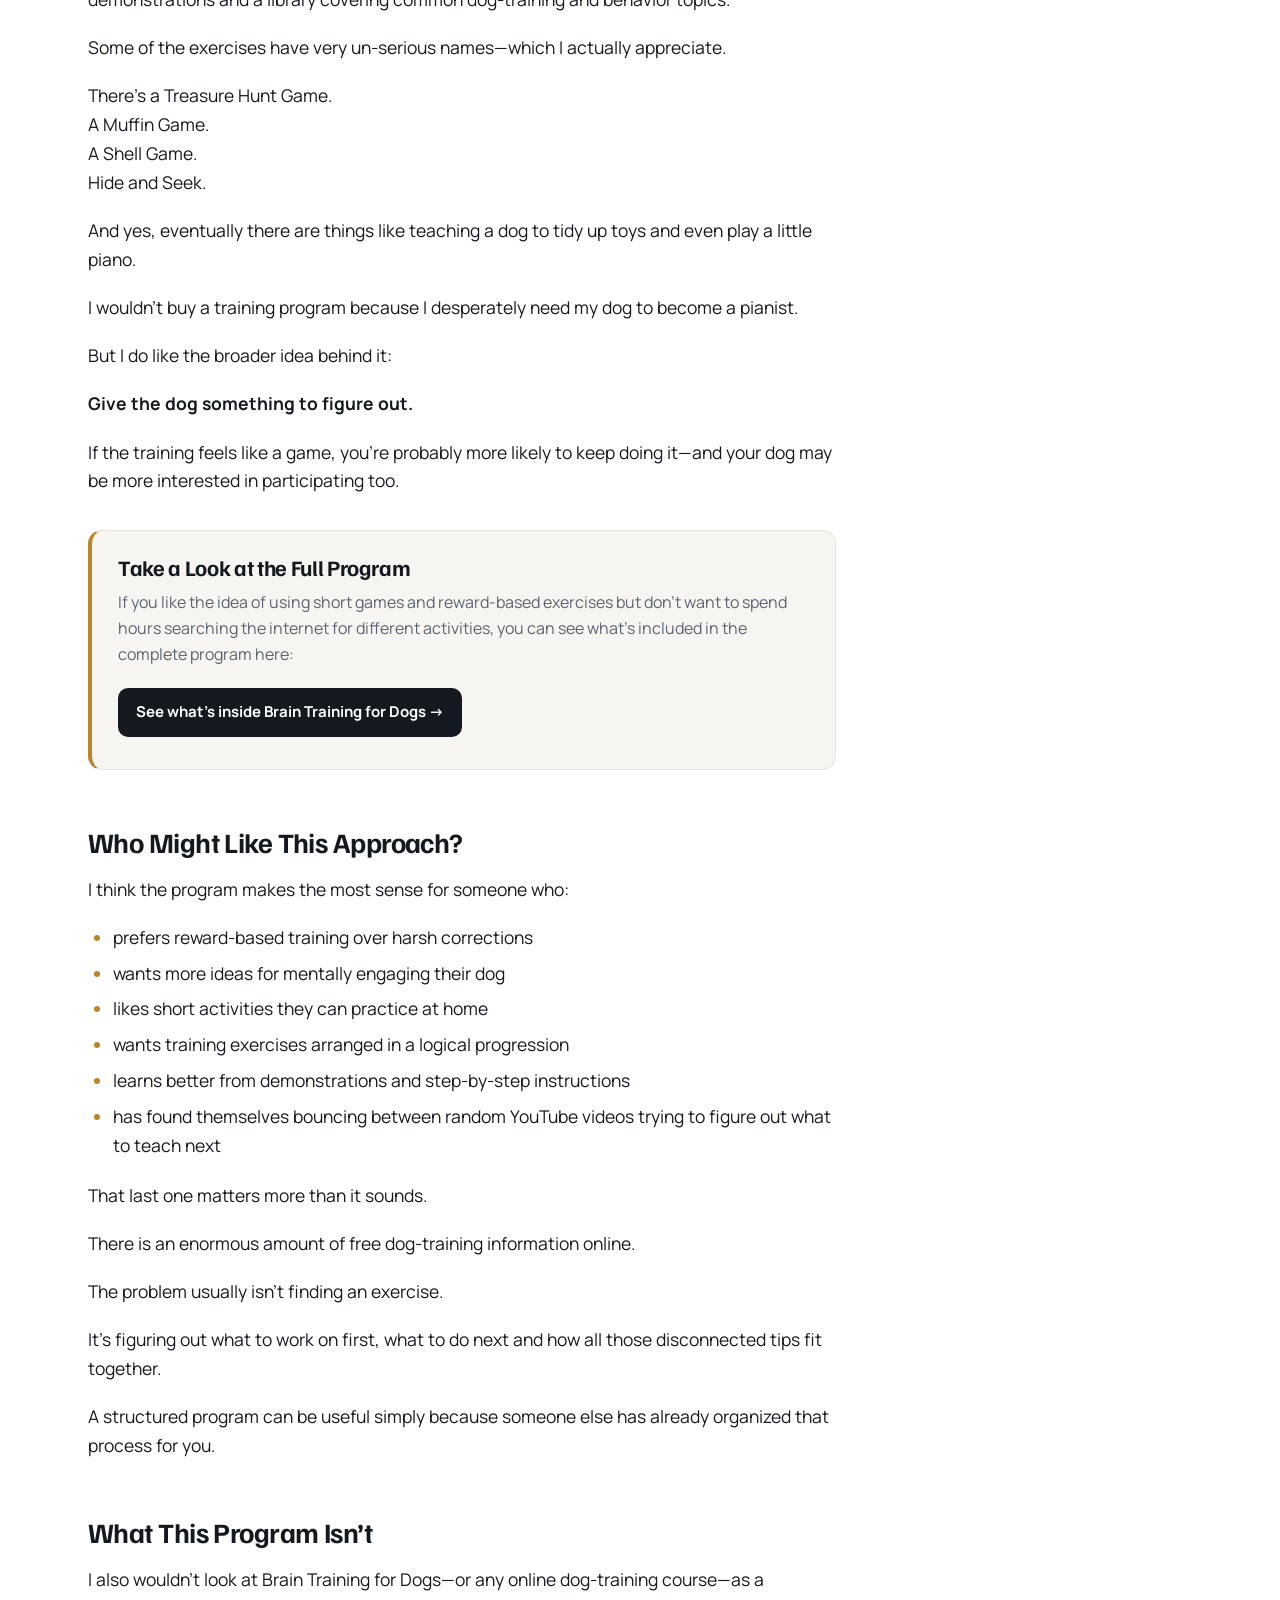
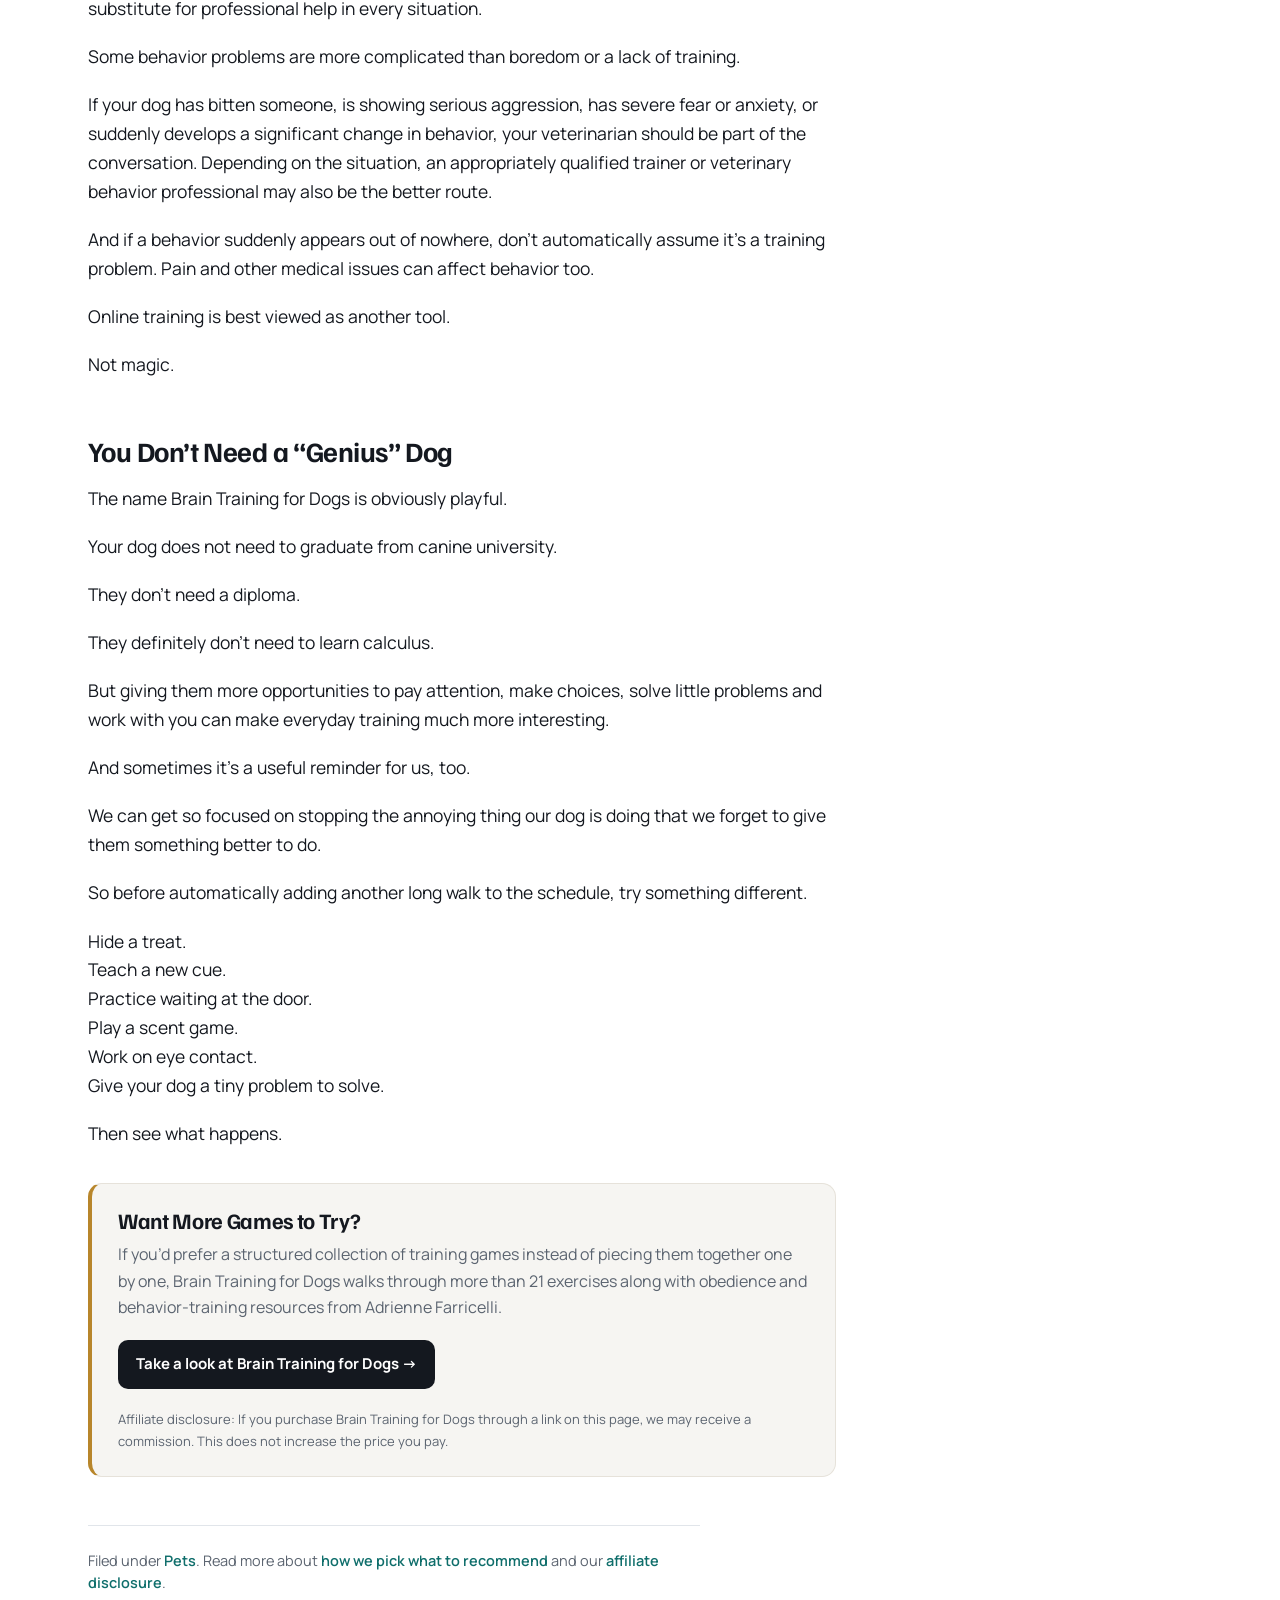
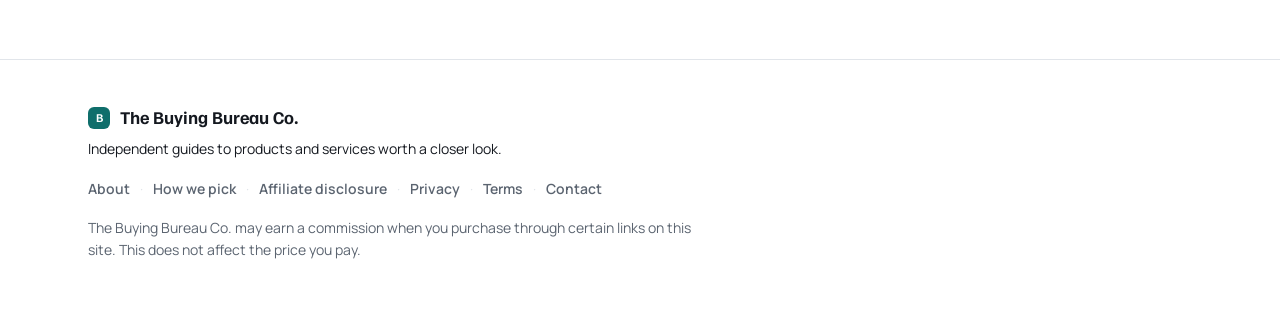
<file: pets/why-is-my-dog-still-restless/index.html>
<!doctype html>
<html lang="en">
<head>
<meta charset="utf-8">
<meta name="viewport" content="width=device-width,initial-scale=1">
<title>Your Dog Gets Plenty of Exercise. So Why Are They Still Restless? | The Buying Bureau Co.</title>
<meta name="description" content="Sometimes another walk isn’t the only thing your dog needs. Mental enrichment games to try tonight, and an honest look at the Brain Training for Dogs program.">
<link rel="preconnect" href="https://fonts.googleapis.com">
<link rel="stylesheet" href="https://fonts.googleapis.com/css2?family=Familjen+Grotesk:wght@500;600;700&family=Manrope:wght@400;500;600;800&display=swap">
<link rel="stylesheet" href="/assets/style.css?v=20260913a">
<meta property="og:title" content="Your Dog Gets Plenty of Exercise. So Why Are They Still Restless? | The Buying Bureau Co.">
<meta property="og:description" content="Sometimes another walk isn’t the only thing your dog needs. Mental enrichment games to try tonight, and an honest look at the Brain Training for Dogs program.">
<meta property="og:image" content="https://thebuyingbureau.co/assets/img/dog-sniff-game-wide.jpg">
<meta property="og:type" content="website">
</head>
<body class="">

<header class="site-header">
  <div class="wrap">
    <a class="logo" href="/"><i>B</i> The Buying Bureau Co.</a>
    <nav class="site-nav">
      <a href="/#categories">Categories</a>
      <a href="/about/">About</a>
      <a href="/how-we-pick/" class="cta">How we pick</a>
    </nav>
  </div>
</header>


<article class="wrap t-pets">
  <header class="article-head">
    <p class="meta"><span class="kind">Guide</span><a href="/pets/">Pets</a><span aria-hidden="true">·</span>Dog training</p>
    <h1>Your Dog Gets Plenty of Exercise. So Why Are They Still Restless?</h1>
    <p class="dek">Sometimes another walk isn’t the only thing your dog needs. Giving them more opportunities to sniff, think, learn and solve little problems can add a completely different kind of activity to their day.</p>
    <p class="byline">By The Buying Bureau Co. · Updated September 2026 · 8 min read</p>
  </header>

  <figure class="article-hero">
    <img src="/assets/img/dog-sniff-game-wide.jpg" alt="A scruffy tan dog searching a folded towel for hidden treats while its owner kneels beside it on the rug." width="1800" height="1005" fetchpriority="high">
  </figure>

  <div class="prose">
    <p class="note"><strong>Disclosure:</strong> This article contains affiliate links. If you make a purchase through one of these links, we may earn a commission at no additional cost to you.</p>

    <p>You took your dog for a walk.</p>
    <p>You played fetch.</p>
    <p>They had dinner.</p>
    <p>And somehow, at 8:30 p.m., they’re pacing around the house, staring out the window, stealing something they know they’re not supposed to have or suddenly deciding that every tiny noise outside requires an announcement.</p>
    <p>It’s easy to assume the answer is more exercise.</p>
    <p>And sometimes it is.</p>
    <p>But physical exercise and mental activity aren’t exactly the same thing.</p>
    <p>A dog can spend plenty of time moving their body and still have very few opportunities during the day to really use their brain—to search for something, figure something out, practice self-control or learn what you’re asking them to do.</p>
    <p>That’s where mental enrichment can be useful.</p>
    <p>And no, this doesn’t mean turning your living room into an elaborate dog obstacle course or spending an hour every night teaching complicated tricks.</p>
    <p>Some of the best ways to get a dog thinking are surprisingly simple.</p>

    <h2>What Does “Mental Exercise” for a Dog Actually Mean?</h2>
    <p>Think about what happens during a normal walk.</p>
    <p>If your goal is simply to cover a mile as quickly as possible, your dog gets physical activity.</p>
    <p>But give that same dog time to sniff a patch of grass, investigate where another animal has been, check in with you, practice waiting at a curb and find a few treats scattered in the grass?</p>
    <p>Now there’s a lot more going on.</p>
    <p>They’re processing information.</p>
    <p>They’re making choices.</p>
    <p>They’re using their nose.</p>
    <p>They’re paying attention.</p>
    <p>They’re learning.</p>
    <p>Mental enrichment can include things like:</p>
    <ul>
      <li>sniffing and searching games</li>
      <li>food puzzles</li>
      <li>learning new cues</li>
      <li>practicing impulse control</li>
      <li>finding hidden toys or treats</li>
      <li>learning the names of objects</li>
      <li>interactive training games</li>
      <li>practicing calm behavior around distractions</li>
    </ul>
    <p>You don’t need to do all of these.</p>
    <p>The bigger idea is simply to give your dog opportunities to do more than eat, sleep and burn off physical energy.</p>

    <h2>Signs Your Dog Might Enjoy More Mental Stimulation</h2>
    <p>There’s no checklist that can tell you with certainty that a dog is “bored.”</p>
    <p>Dogs bark, chew, jump, whine and become restless for all kinds of reasons. Fear, anxiety, excitement, learned habits, lack of exercise and even medical issues can play a role.</p>
    <p>So I’d be skeptical of anyone who tells you every unwanted behavior has one simple cause.</p>
    <p>That said, it may be worth experimenting with more mental activity if your dog:</p>
    <ul>
      <li>seems ready for another activity five minutes after you get home from a walk</li>
      <li>constantly looks for something to investigate</li>
      <li>loves sniffing, searching or puzzle toys</li>
      <li>gets distracted very easily during training</li>
      <li>struggles to settle when exciting things are happening</li>
      <li>seems to enjoy learning tricks and figuring things out</li>
      <li>needs more constructive things to do while you’re busy at home</li>
    </ul>
    <p>The nice thing about trying more brain games is that you don’t have to overhaul your routine.</p>
    <p>Start with a few minutes.</p>
    <p>See what your dog enjoys.</p>

    <h2>Start With Attention</h2>
    <p>One of the most useful things a dog can learn isn’t a flashy trick.</p>
    <p>It’s simply:</p>
    <p><strong>Pay attention to me.</strong></p>
    <p>Think about how many other skills depend on that.</p>
    <p>It’s hard to ask a dog to sit, stay, leave something alone or walk nicely with you if they’re completely focused on the squirrel, visitor, dog across the street or mysterious smell coming from the kitchen.</p>
    <p>That’s why attention games can make a good starting point.</p>
    <p>Dog trainer Adrienne Farricelli demonstrates one example called The Airplane Game:</p>
    
<figure class="video">
  <iframe src="https://www.youtube-nocookie.com/embed/l9JSDHjMQco?rel=0" title="The Airplane Game" loading="lazy" allow="accelerometer; clipboard-write; encrypted-media; gyroscope; picture-in-picture" allowfullscreen></iframe>
  <figcaption>The Airplane Game, demonstrated by Adrienne Farricelli.</figcaption>
</figure>
    <p>What I like about this type of exercise is that the dog isn’t just being corrected every time they do something we don’t want.</p>
    <p>Instead, we’re showing them what does earn the reward.</p>
    <p>That small shift makes training feel a lot more like communication and a lot less like spending your entire day saying:</p>
    <p>“No.”<br>“Leave it.”<br>“Stop.”<br>“Hey.”<br>“NO.”</p>
    <p>If you have a dog, you probably know that sequence well.</p>

    <h2>Turn Things You Already Do Into Tiny Training Sessions</h2>
    <p>One of the reasons people give up on dog training is that it starts to feel like another item on the to-do list.</p>
    <p>Walk dog.<br>Feed dog.<br>Answer emails.<br>Do laundry.<br>Train dog for 45 minutes.</p>
    <p>Except training doesn’t have to happen in one big formal session.</p>
    <p>You can build little bits of it into the day you already have.</p>
    <p>Before you open the back door, ask for a moment of calm.</p>
    <p>Before putting down dinner, practice waiting.</p>
    <p>Hide a few pieces of kibble around a room and let your dog search for them.</p>
    <p>Practice “leave it” while you’re already in the kitchen.</p>
    <p>Ask for eye contact before tossing a favorite toy.</p>
    <p>Teach them to touch your hand with their nose.</p>
    <p>Put treats under a couple of cups and let them figure out where the food is.</p>
    <p>You might only spend two or three minutes at a time doing any of these.</p>
    <p>The point isn’t to create the world’s smartest dog.</p>
    <p>It’s to make ordinary parts of their day a little more interesting.</p>

    <h2>Instead of Only Asking “How Do I Stop This?” Try Asking “What Should My Dog Do Instead?”</h2>
    <p>This was one of the ideas that made reward-based training click for me conceptually.</p>
    <p>We tend to notice the behaviors we don’t want.</p>
    <p>Don’t jump on guests.<br>Don’t bark.<br>Don’t pull.<br>Don’t grab that.<br>Don’t launch yourself through the door.</p>
    <p>But stopping a behavior is only half the question.</p>
    <p>The other half is:</p>
    <p><strong>What would you like your dog to do instead?</strong></p>
    <p>Jumping is a good example.</p>
    <p>When someone comes through the door, the dog is excited and wants interaction. Simply repeating “off” tells them what not to do—but they still need another way to behave in that situation.</p>
    <p>Farricelli demonstrates part of her approach to jumping in this video with Maggie:</p>
    
<figure class="video">
  <iframe src="https://www.youtube-nocookie.com/embed/xjsFFXuwO-8?rel=0" title="Curing Maggie’s Jumping" loading="lazy" allow="accelerometer; clipboard-write; encrypted-media; gyroscope; picture-in-picture" allowfullscreen></iframe>
  <figcaption>Curing Maggie’s Jumping, demonstrated by Adrienne Farricelli.</figcaption>
</figure>
    <p>Again, I wouldn’t take this to mean one technique will solve jumping for every dog.</p>
    <p>Dogs are individuals.</p>
    <p>But I like the underlying idea: give the dog a behavior they can succeed at, then reinforce it.</p>

    <h2>This Is Where Brain Games and Training Start to Overlap</h2>
    <p>Once you start looking at training this way, “mental stimulation” stops sounding like something separate you have to squeeze into the day.</p>
    <p>Training itself can become mental enrichment.</p>
    <p>A dog figuring out: <em>What gets me the reward?</em> is thinking.</p>
    <p>A dog waiting for permission instead of immediately charging toward something they want is practicing impulse control.</p>
    <p>A dog searching for a hidden object is solving a problem.</p>
    <p>A dog learning to distinguish one toy from another is using memory and discrimination.</p>
    <p>And that’s essentially the philosophy behind a dog-training program I came across called <a href="https://ecaf3v17w6uvp7qaxxrj-cp1yy.hop.clickbank.net" target="_blank" rel="sponsored nofollow noopener">Brain Training for Dogs</a>.</p>

    <h2>What Is Brain Training for Dogs?</h2>
    <p>Brain Training for Dogs is an online program created by professional dog trainer Adrienne Farricelli.</p>
    <p>Rather than organizing everything around obedience commands alone, the program uses a progression of games designed to work on skills such as attention, patience, impulse control and problem-solving.</p>
    <p>The current program contains more than 21 games arranged in increasingly advanced modules, beginning with foundational attention work and progressing to things like scent games, patience exercises and advanced tricks. It also includes obedience material, video demonstrations and a library covering common dog-training and behavior topics.</p>
    <p>Some of the exercises have very un-serious names—which I actually appreciate.</p>
    <p>There’s a Treasure Hunt Game.<br>A Muffin Game.<br>A Shell Game.<br>Hide and Seek.</p>
    <p>And yes, eventually there are things like teaching a dog to tidy up toys and even play a little piano.</p>
    <p>I wouldn’t buy a training program because I desperately need my dog to become a pianist.</p>
    <p>But I do like the broader idea behind it:</p>
    <p><strong>Give the dog something to figure out.</strong></p>
    <p>If the training feels like a game, you’re probably more likely to keep doing it—and your dog may be more interested in participating too.</p>

    
<aside class="offer">
  <h3>Take a Look at the Full Program</h3>
  <p>If you like the idea of using short games and reward-based exercises but don’t want to spend hours searching the internet for different activities, you can see what’s included in the complete program here:</p>
  <a class="button" href="https://ecaf3v17w6uvp7qaxxrj-cp1yy.hop.clickbank.net" target="_blank" rel="sponsored nofollow noopener">See what’s inside Brain Training for Dogs →</a>
  
</aside>

    <h2>Who Might Like This Approach?</h2>
    <p>I think the program makes the most sense for someone who:</p>
    <ul>
      <li>prefers reward-based training over harsh corrections</li>
      <li>wants more ideas for mentally engaging their dog</li>
      <li>likes short activities they can practice at home</li>
      <li>wants training exercises arranged in a logical progression</li>
      <li>learns better from demonstrations and step-by-step instructions</li>
      <li>has found themselves bouncing between random YouTube videos trying to figure out what to teach next</li>
    </ul>
    <p>That last one matters more than it sounds.</p>
    <p>There is an enormous amount of free dog-training information online.</p>
    <p>The problem usually isn’t finding an exercise.</p>
    <p>It’s figuring out what to work on first, what to do next and how all those disconnected tips fit together.</p>
    <p>A structured program can be useful simply because someone else has already organized that process for you.</p>

    <h2>What This Program Isn’t</h2>
    <p>I also wouldn’t look at Brain Training for Dogs—or any online dog-training course—as a substitute for professional help in every situation.</p>
    <p>Some behavior problems are more complicated than boredom or a lack of training.</p>
    <p>If your dog has bitten someone, is showing serious aggression, has severe fear or anxiety, or suddenly develops a significant change in behavior, your veterinarian should be part of the conversation. Depending on the situation, an appropriately qualified trainer or veterinary behavior professional may also be the better route.</p>
    <p>And if a behavior suddenly appears out of nowhere, don’t automatically assume it’s a training problem. Pain and other medical issues can affect behavior too.</p>
    <p>Online training is best viewed as another tool.</p>
    <p>Not magic.</p>

    <h2>You Don’t Need a “Genius” Dog</h2>
    <p>The name Brain Training for Dogs is obviously playful.</p>
    <p>Your dog does not need to graduate from canine university.</p>
    <p>They don’t need a diploma.</p>
    <p>They definitely don’t need to learn calculus.</p>
    <p>But giving them more opportunities to pay attention, make choices, solve little problems and work with you can make everyday training much more interesting.</p>
    <p>And sometimes it’s a useful reminder for us, too.</p>
    <p>We can get so focused on stopping the annoying thing our dog is doing that we forget to give them something better to do.</p>
    <p>So before automatically adding another long walk to the schedule, try something different.</p>
    <p>Hide a treat.<br>Teach a new cue.<br>Practice waiting at the door.<br>Play a scent game.<br>Work on eye contact.<br>Give your dog a tiny problem to solve.</p>
    <p>Then see what happens.</p>

    
<aside class="offer">
  <h3>Want More Games to Try?</h3>
  <p>If you’d prefer a structured collection of training games instead of piecing them together one by one, Brain Training for Dogs walks through more than 21 exercises along with obedience and behavior-training resources from Adrienne Farricelli.</p>
  <a class="button" href="https://ecaf3v17w6uvp7qaxxrj-cp1yy.hop.clickbank.net" target="_blank" rel="sponsored nofollow noopener">Take a look at Brain Training for Dogs →</a>
  <p class="fine">Affiliate disclosure: If you purchase Brain Training for Dogs through a link on this page, we may receive a commission. This does not increase the price you pay.</p>
</aside>
  </div>

  <footer class="article-foot">
    <p>Filed under <a href="/pets/" style="color:var(--brand);font-weight:600">Pets</a>. Read more about <a href="/how-we-pick/" style="color:var(--brand);font-weight:600">how we pick what to recommend</a> and our <a href="/affiliate-disclosure/" style="color:var(--brand);font-weight:600">affiliate disclosure</a>.</p>
  </footer>
</article>


<footer class="site-footer">
  <div class="wrap">
    <p class="brand"><i>B</i> The Buying Bureau Co.</p>
    <p class="tag">Independent guides to products and services worth a closer look.</p>
    <div class="links"><a href="/about/">About</a><a href="/how-we-pick/">How we pick</a><a href="/affiliate-disclosure/">Affiliate disclosure</a><a href="/privacy/">Privacy</a><a href="/terms/">Terms</a><a href="/contact/">Contact</a></div>
    <p class="disc">The Buying Bureau Co. may earn a commission when you purchase through certain links on this site. This does not affect the price you pay.</p>
  </div>
</footer>

</body>
</html>
</file>
<file: assets/style.css>
/* The Buying Bureau Co. — shared stylesheet */
:root{
  --paper:#FFFFFF;
  --paper-2:#F3F5F7;
  --warm:#F6F5F2;
  --warm-line:#E6E2DA;
  --warm-2:#ECEAE5;
  --ink:#14181F;
  --mute:#5B6470;
  --line:#E1E5EA;
  --brand:#0F6E6B;
  --brand-soft:#DDF0EE;
  --c-tech:#2F5BEA;
  --c-home:#D9772B;
  --c-pets:#B8862B;
  --c-health:#2E9E6B;
  --c-money:#7A4FD6;
  --c-life:#1C8FA6;
  --display:'Familjen Grotesk', 'Helvetica Neue', Arial, sans-serif;
  --body:'Manrope', 'Segoe UI', system-ui, sans-serif;
}
*{box-sizing:border-box}
html,body{margin:0}
body{background:var(--paper);color:var(--ink);font-family:var(--body);font-size:16px;line-height:1.55;-webkit-font-smoothing:antialiased}
a{color:inherit;text-decoration:none}
a:focus-visible,button:focus-visible{outline:3px solid var(--brand);outline-offset:3px}
.wrap{max-width:1160px;margin:0 auto;padding:0 28px}
.t-tech{--hue:var(--c-tech)} .t-home{--hue:var(--c-home)} .t-pets{--hue:var(--c-pets)}
.t-health{--hue:var(--c-health)} .t-money{--hue:var(--c-money)} .t-life{--hue:var(--c-life)}

/* header */
.site-header{border-bottom:1px solid var(--line);position:sticky;top:0;background:rgba(255,255,255,.92);backdrop-filter:blur(8px);z-index:5}
.site-header .wrap{display:flex;align-items:center;justify-content:space-between;height:66px;gap:24px}
.logo{display:flex;align-items:center;gap:10px;font-family:var(--display);font-weight:700;font-size:19px;letter-spacing:-.01em}
.logo i{width:26px;height:26px;background:var(--brand);border-radius:7px;display:grid;place-items:center;color:#fff;font-style:normal;font-size:14px;font-weight:700}
.site-nav{display:flex;gap:26px;font-weight:600;font-size:14px;color:var(--mute)}
.site-nav a:hover{color:var(--ink)}
.site-nav .cta{color:var(--brand)}

/* homepage */
.hero{padding:72px 0 40px}
.hero .wrap{display:grid;grid-template-columns:1fr 1fr;gap:56px;align-items:center}
.hero h1{font-family:var(--display);font-weight:700;font-size:clamp(38px,5.2vw,58px);line-height:1.02;letter-spacing:-.025em;margin:0 0 20px;text-wrap:balance}
.lede{font-size:17px;color:var(--mute);max-width:34em;margin:0 0 14px}
.lede:last-child{margin-bottom:0}

.feature{display:grid;grid-template-columns:1fr 40%;gap:22px;padding:22px 22px 22px 26px;border:1px solid var(--warm-line);border-radius:16px;background:var(--warm);border-left:4px solid var(--hue)}
.feature .text{display:flex;flex-direction:column;gap:10px;min-width:0}
.feature .dept{font-size:12px;font-weight:800;letter-spacing:.06em;text-transform:uppercase;color:var(--hue)}
.feature h2{font-family:var(--display);font-weight:700;font-size:22px;line-height:1.15;letter-spacing:-.015em;margin:0;text-wrap:balance}
.feature p{margin:0;color:var(--mute);font-size:14.5px}
.feature .more{font-weight:700;color:var(--brand);margin-top:auto;padding-top:4px}
.feature:hover h2{text-decoration:underline;text-underline-offset:4px}
.img-placeholder{border:2px dashed #D3CEC4;border-radius:10px;background:var(--warm-2);display:grid;place-items:center;color:var(--mute);font-size:12px;font-weight:700;letter-spacing:.06em;text-transform:uppercase;min-height:160px;text-align:center;padding:12px}

.trust{display:flex;flex-wrap:wrap;gap:12px 34px;padding:26px 0;border-top:1px solid var(--line);border-bottom:1px solid var(--line);font-weight:600;font-size:14px;color:var(--mute)}
.trust span{display:flex;align-items:center;gap:8px}
.trust svg{width:18px;height:18px;color:var(--brand);flex:none}

.section{padding-top:56px;padding-bottom:8px}
.section-head{display:flex;align-items:baseline;justify-content:space-between;margin:0 0 24px}
.section-head h2{font-family:var(--display);font-weight:700;font-size:30px;letter-spacing:-.02em;margin:0}

.tiles{display:grid;grid-template-columns:repeat(3,1fr);gap:0 48px;border-top:1px solid var(--line)}
.tile{position:relative;display:flex;flex-direction:column;padding:26px 0 30px;border-bottom:1px solid var(--line)}
.tile .rule{width:36px;height:3px;background:var(--hue);margin:0 0 18px;transition:width .2s ease}
a.tile:hover .rule{width:64px}
.tile h3{font-family:var(--display);font-weight:700;font-size:26px;letter-spacing:-.02em;margin:0 0 8px;line-height:1.05}
a.tile:hover h3{text-decoration:underline;text-underline-offset:5px;text-decoration-thickness:2px;text-decoration-color:var(--hue)}
.tile p{margin:0;color:var(--mute);font-size:15px;line-height:1.5;max-width:26em}
.tile .status{margin-top:auto;padding-top:18px;font-size:12px;font-weight:800;letter-spacing:.08em;text-transform:uppercase;color:var(--mute)}
.tile .status.live{color:var(--hue)}

.pick{background:var(--paper-2);margin-top:56px;padding:56px 0 60px}
.eyebrow{font-size:12px;font-weight:800;letter-spacing:.08em;text-transform:uppercase;color:var(--brand);margin:0 0 8px}
.pick h2{font-family:var(--display);font-weight:700;font-size:30px;letter-spacing:-.02em;margin:0 0 28px}
.principles{display:grid;grid-template-columns:repeat(3,1fr);gap:18px}
.principle{background:var(--paper);border:1px solid var(--line);border-radius:16px;padding:22px 24px}
.principle h3{font-family:var(--display);font-weight:700;font-size:20px;letter-spacing:-.01em;margin:0 0 8px}
.principle p{margin:0;color:var(--mute);font-size:15px}

/* footer */
.site-footer{padding:44px 0 52px;font-size:14px;color:var(--mute);border-top:1px solid var(--line);margin-top:64px}
.site-footer .brand{font-family:var(--display);font-weight:700;font-size:18px;color:var(--ink);display:flex;align-items:center;gap:10px;margin:0 0 6px}
.site-footer .brand i{width:22px;height:22px;background:var(--brand);border-radius:6px;display:grid;place-items:center;color:#fff;font-style:normal;font-size:12px}
.site-footer .tag{margin:0 0 18px;color:var(--ink)}
.site-footer .links{display:flex;flex-wrap:wrap;gap:6px 0;font-weight:600;margin:0 0 18px}
.site-footer .links a:hover{color:var(--ink);text-decoration:underline;text-underline-offset:3px}
.site-footer .links a+a::before{content:"·";margin:0 10px;color:var(--line);font-weight:400}
.site-footer .disc{margin:0;max-width:70ch}
.home .site-footer{margin-top:0}

/* page (About, policies) */
.page{padding-top:64px;padding-bottom:24px}
.page-head{max-width:68ch;margin:0 0 36px}
.page-head h1{font-family:var(--display);font-weight:700;font-size:clamp(34px,4.6vw,50px);line-height:1.04;letter-spacing:-.025em;margin:0 0 14px;text-wrap:balance}
.page-head .dek{font-size:18px;color:var(--mute);margin:0}
.page-head .updated{font-size:13px;color:var(--mute);margin:14px 0 0}

/* prose */
.prose{max-width:68ch;font-size:17.5px;line-height:1.65}
.prose p{margin:0 0 1.1em}
.prose h2{font-family:var(--display);font-weight:700;font-size:28px;letter-spacing:-.02em;line-height:1.15;margin:2em 0 .6em;text-wrap:balance}
.prose h3{font-family:var(--display);font-weight:700;font-size:21px;letter-spacing:-.01em;margin:1.6em 0 .5em}
.prose ul,.prose ol{margin:0 0 1.2em;padding-left:1.4em}
.prose li{margin:0 0 .4em}
.prose li::marker{color:var(--hue,var(--brand))}
.prose a{color:var(--brand);text-decoration:underline;text-underline-offset:3px;text-decoration-thickness:1.5px}
.prose a:hover{text-decoration-thickness:2.5px}
.prose strong{font-weight:700}
.prose .note{background:var(--warm);border:1px solid var(--warm-line);border-radius:12px;padding:14px 18px;font-size:15px;color:var(--mute);margin:0 0 1.6em}
.prose .note strong{color:var(--ink)}
.prose .draft{background:#FFF7E0;border:1px dashed #E3C76B;border-radius:12px;padding:14px 18px;font-size:14.5px;color:#6B5A1E;margin:0 0 1.6em}
.prose .draft strong{color:#4E4010}

/* article */
.article-head{max-width:76ch;padding:56px 0 8px}
.article-head .meta{display:flex;flex-wrap:wrap;align-items:center;gap:10px;font-size:12px;font-weight:800;letter-spacing:.06em;text-transform:uppercase;color:var(--hue);margin:0 0 18px}
.article-head .meta .kind{color:var(--ink);background:var(--paper);border:1px solid var(--line);padding:2px 8px;border-radius:999px;letter-spacing:.04em}
.article-head h1{font-family:var(--display);font-weight:700;font-size:clamp(34px,5vw,54px);line-height:1.04;letter-spacing:-.025em;margin:0 0 16px;text-wrap:balance}
.article-head .dek{font-size:19px;color:var(--mute);margin:0 0 18px;max-width:60ch}
.article-head .byline{font-size:14px;color:var(--mute);margin:0 0 28px}
.article-hero{max-width:76ch;margin:0 0 36px}
.article-hero .img-placeholder{aspect-ratio:16/9;min-height:0}
.article-hero figcaption{font-size:13px;color:var(--mute);margin-top:8px}

.video{max-width:68ch;margin:1.6em 0 2em}
.video .frame{aspect-ratio:16/9;border:2px dashed #D3CEC4;border-radius:12px;background:var(--warm-2);display:grid;place-items:center;text-align:center;padding:20px}
.video .frame span{display:block;color:var(--mute);font-size:13px;font-weight:700;letter-spacing:.06em;text-transform:uppercase}
.video .frame small{display:block;color:var(--mute);font-size:13px;font-weight:500;text-transform:none;letter-spacing:0;margin-top:6px}
.video iframe{display:block;width:100%;aspect-ratio:16/9;border:0;border-radius:12px}
.video figcaption{font-size:13px;color:var(--mute);margin-top:8px}

.offer{max-width:68ch;background:var(--warm);border:1px solid var(--warm-line);border-left:4px solid var(--hue,var(--brand));border-radius:14px;padding:24px 26px;margin:2em 0}
.offer h2,.offer h3{font-family:var(--display);font-weight:700;font-size:22px;letter-spacing:-.015em;margin:0 0 8px;line-height:1.15}
.offer p{margin:0 0 16px;color:var(--mute);font-size:16px}
.offer .button{display:inline-block;background:var(--ink);color:#fff;font-weight:700;font-size:15px;padding:12px 18px;border-radius:10px;text-decoration:none}
.offer .button:hover{background:var(--brand)}
.offer .fine{margin:12px 0 0;font-size:13px;color:var(--mute)}

.article-foot{max-width:68ch;margin-top:48px;padding-top:24px;border-top:1px solid var(--line);font-size:14.5px;color:var(--mute)}
.article-foot p{margin:0 0 10px}

/* category page */
.cat-head{padding:64px 0 28px;border-bottom:1px solid var(--line)}
.cat-head .rule{width:48px;height:4px;background:var(--hue);margin:0 0 18px}
.cat-head h1{font-family:var(--display);font-weight:700;font-size:clamp(38px,5vw,56px);line-height:1.02;letter-spacing:-.025em;margin:0 0 10px}
.cat-head p{font-size:18px;color:var(--mute);margin:0;max-width:40em}
.cat-list{padding:36px 0 0;display:grid;gap:0}
.card{display:grid;grid-template-columns:1fr 36%;gap:28px;padding:28px 0;border-bottom:1px solid var(--line);align-items:start}
.card .text{display:flex;flex-direction:column;gap:10px}
.card .meta{display:flex;align-items:center;gap:10px;font-size:12px;font-weight:800;letter-spacing:.06em;text-transform:uppercase;color:var(--hue)}
.card .meta .kind{color:var(--ink);background:var(--paper);border:1px solid var(--line);padding:2px 8px;border-radius:999px;letter-spacing:.04em}
.card h2{font-family:var(--display);font-weight:700;font-size:26px;line-height:1.12;letter-spacing:-.02em;margin:0;text-wrap:balance}
.card p{margin:0;color:var(--mute);font-size:16px}
.card .more{font-weight:700;color:var(--brand);margin-top:4px}
.card:hover h2{text-decoration:underline;text-underline-offset:4px}
.card .img-placeholder{aspect-ratio:16/10;min-height:0}
.coming{padding:28px 0 0;color:var(--mute);font-size:15px}

@media (max-width:960px){
  .hero .wrap{grid-template-columns:1fr;gap:32px;align-items:start}
  .tiles,.principles{grid-template-columns:repeat(2,1fr)}
}
@media (max-width:640px){
  .site-nav{display:none}
  .tiles,.principles{grid-template-columns:1fr}
  .hero{padding:48px 0 32px}
  .feature,.card{grid-template-columns:1fr}
  .feature .img-placeholder{min-height:120px}
  .page,.article-head,.cat-head{padding-top:40px}
}
@media (prefers-reduced-motion:reduce){.tile .rule{transition:none}}

/* images */
.feature img{display:block;width:100%;height:100%;min-height:200px;object-fit:cover;border-radius:10px}
.card img{display:block;width:100%;height:auto;aspect-ratio:16/10;object-fit:cover;border-radius:10px}
.article-hero img{display:block;width:100%;height:auto;aspect-ratio:16/9;object-fit:cover;border-radius:12px}

/* standalone offer button inside article text */
.prose a.button{display:inline-block;background:var(--ink);color:#fff;font-weight:700;font-size:15px;padding:12px 18px;border-radius:10px;text-decoration:none;margin:4px 0 8px}
.prose a.button:hover{background:var(--brand)}
</file>
